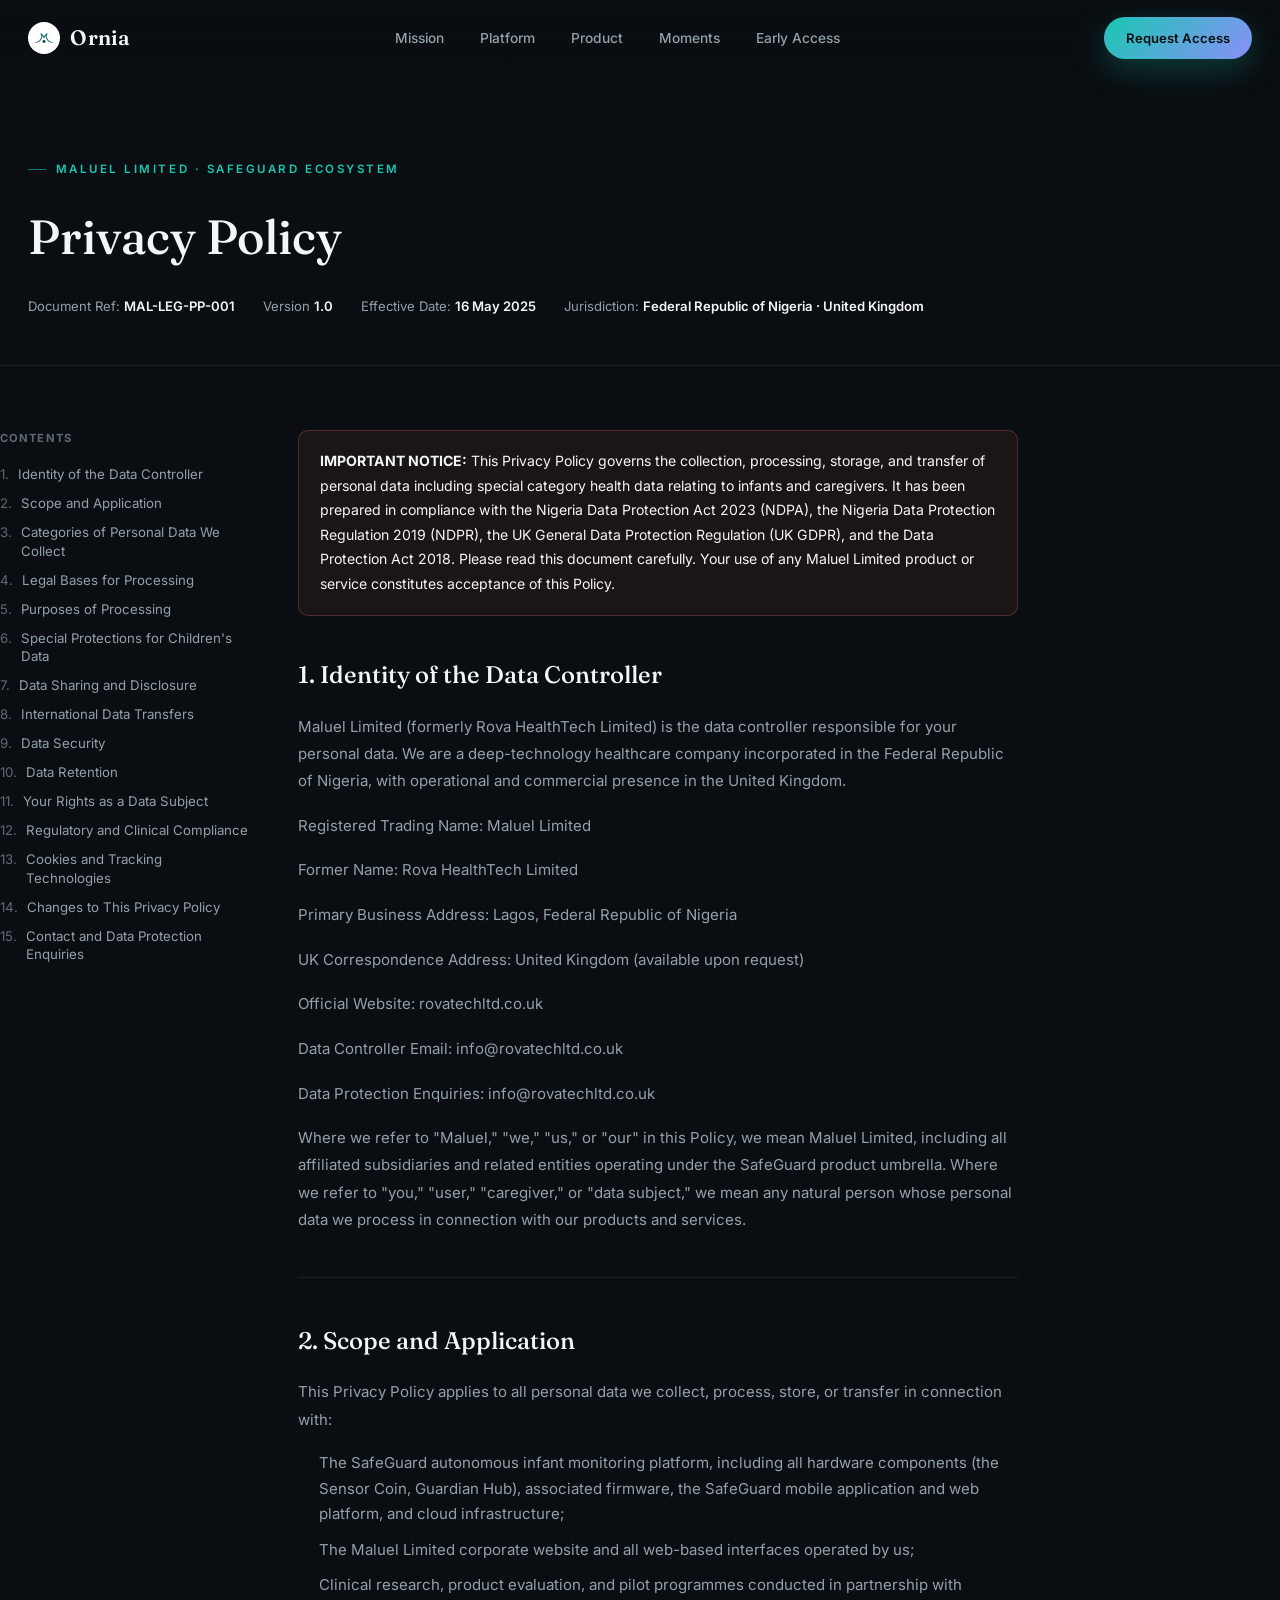
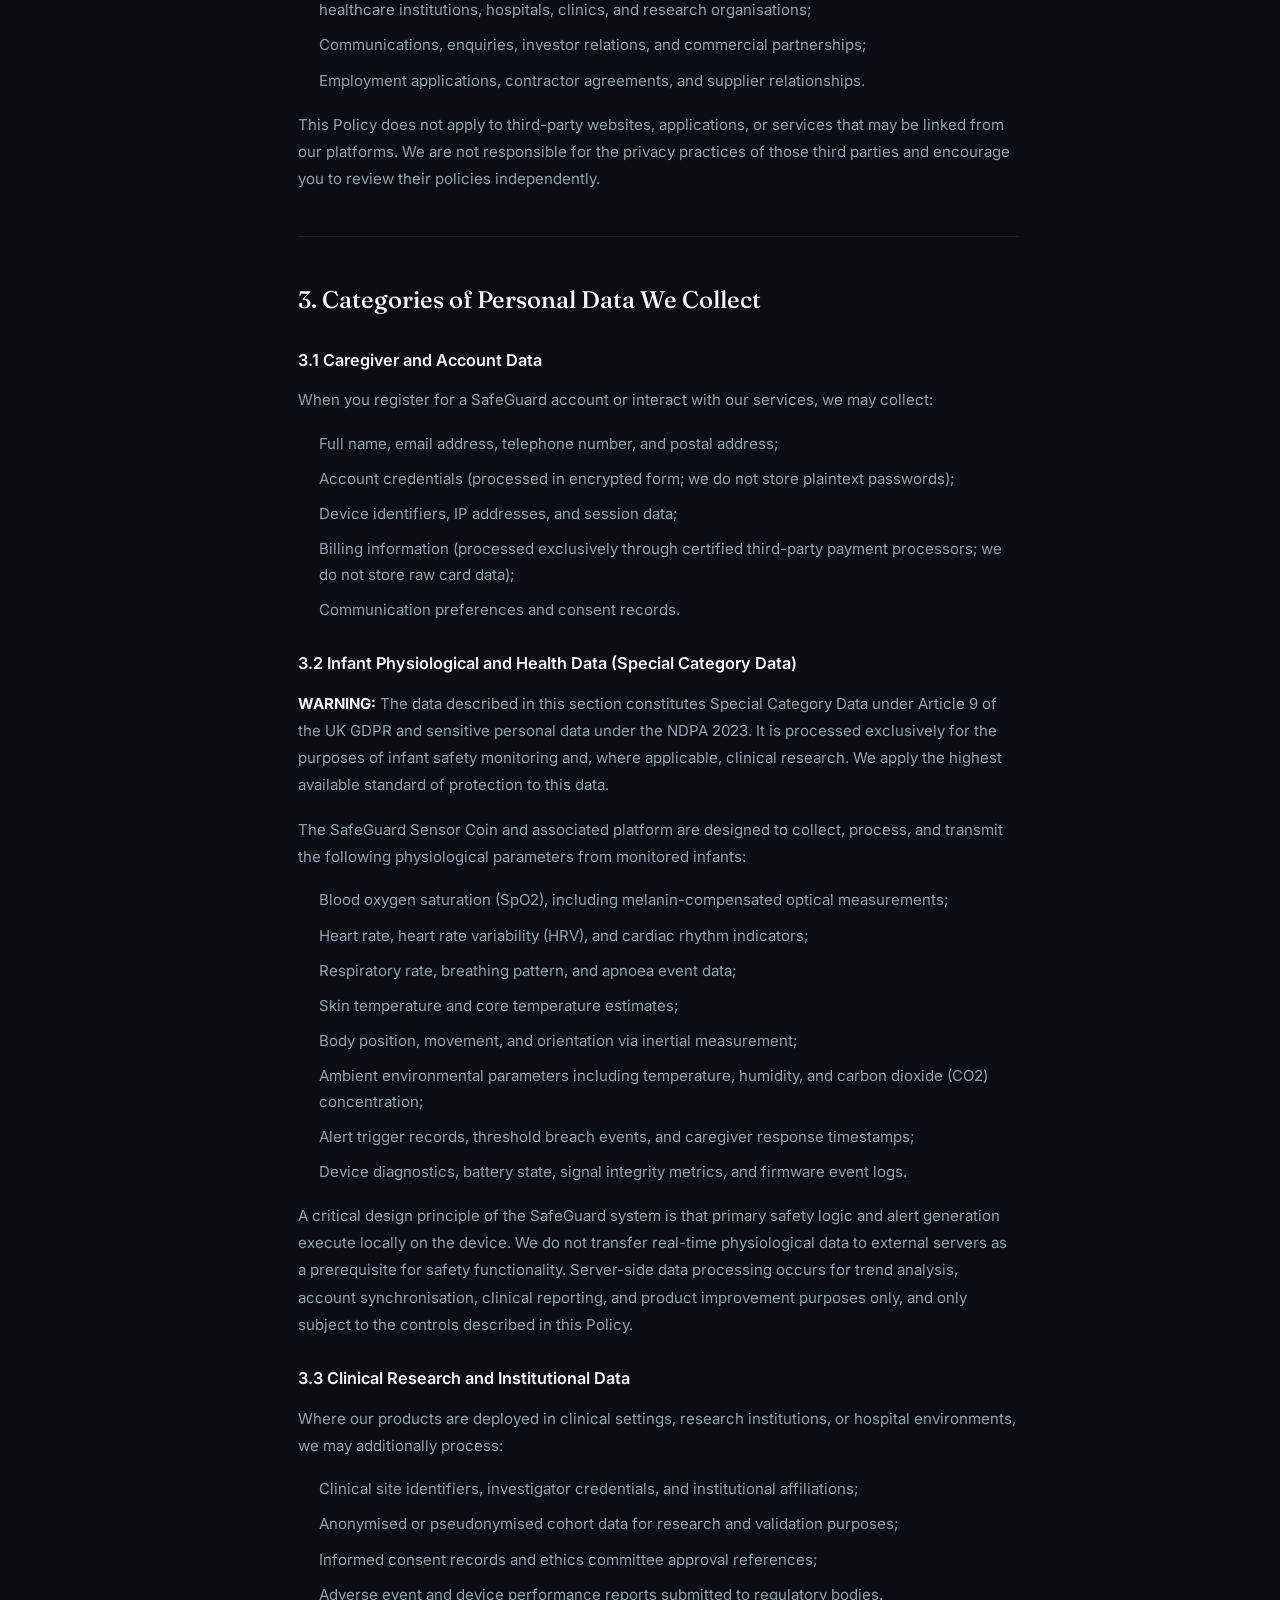
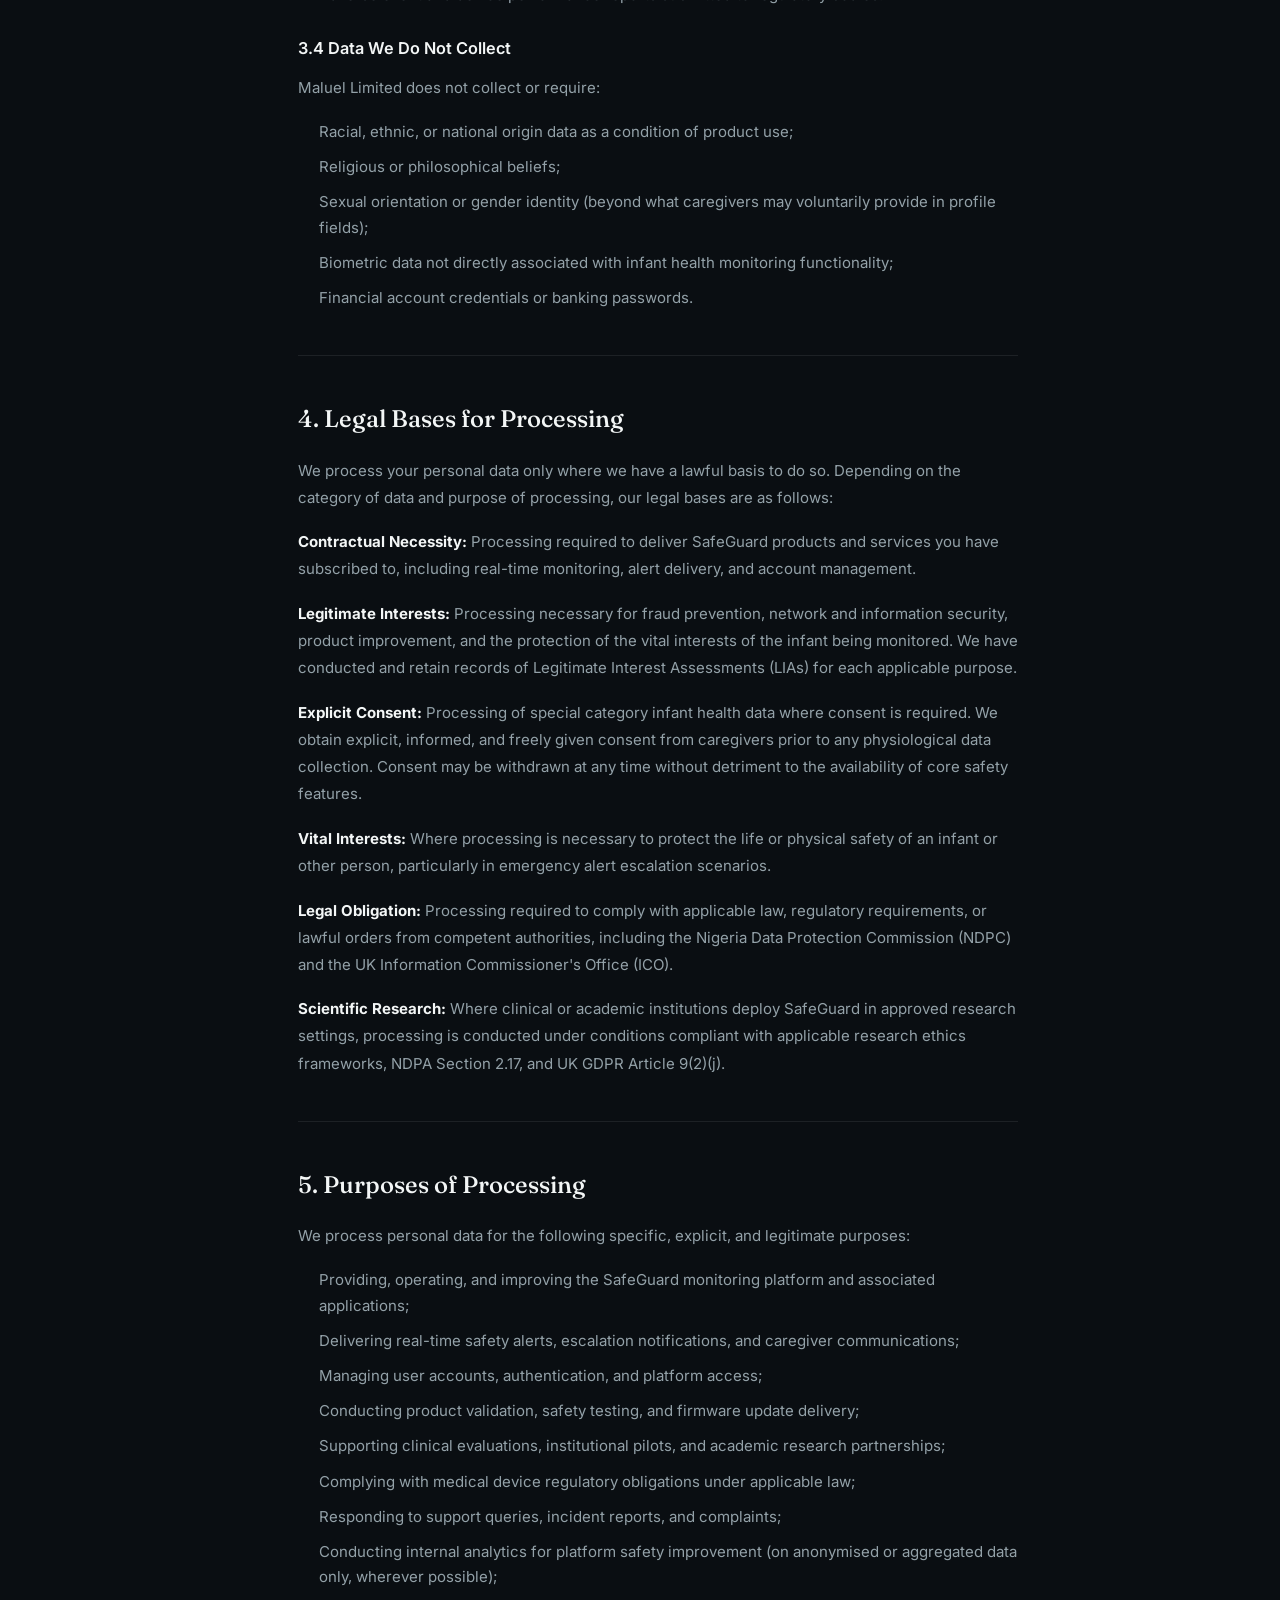
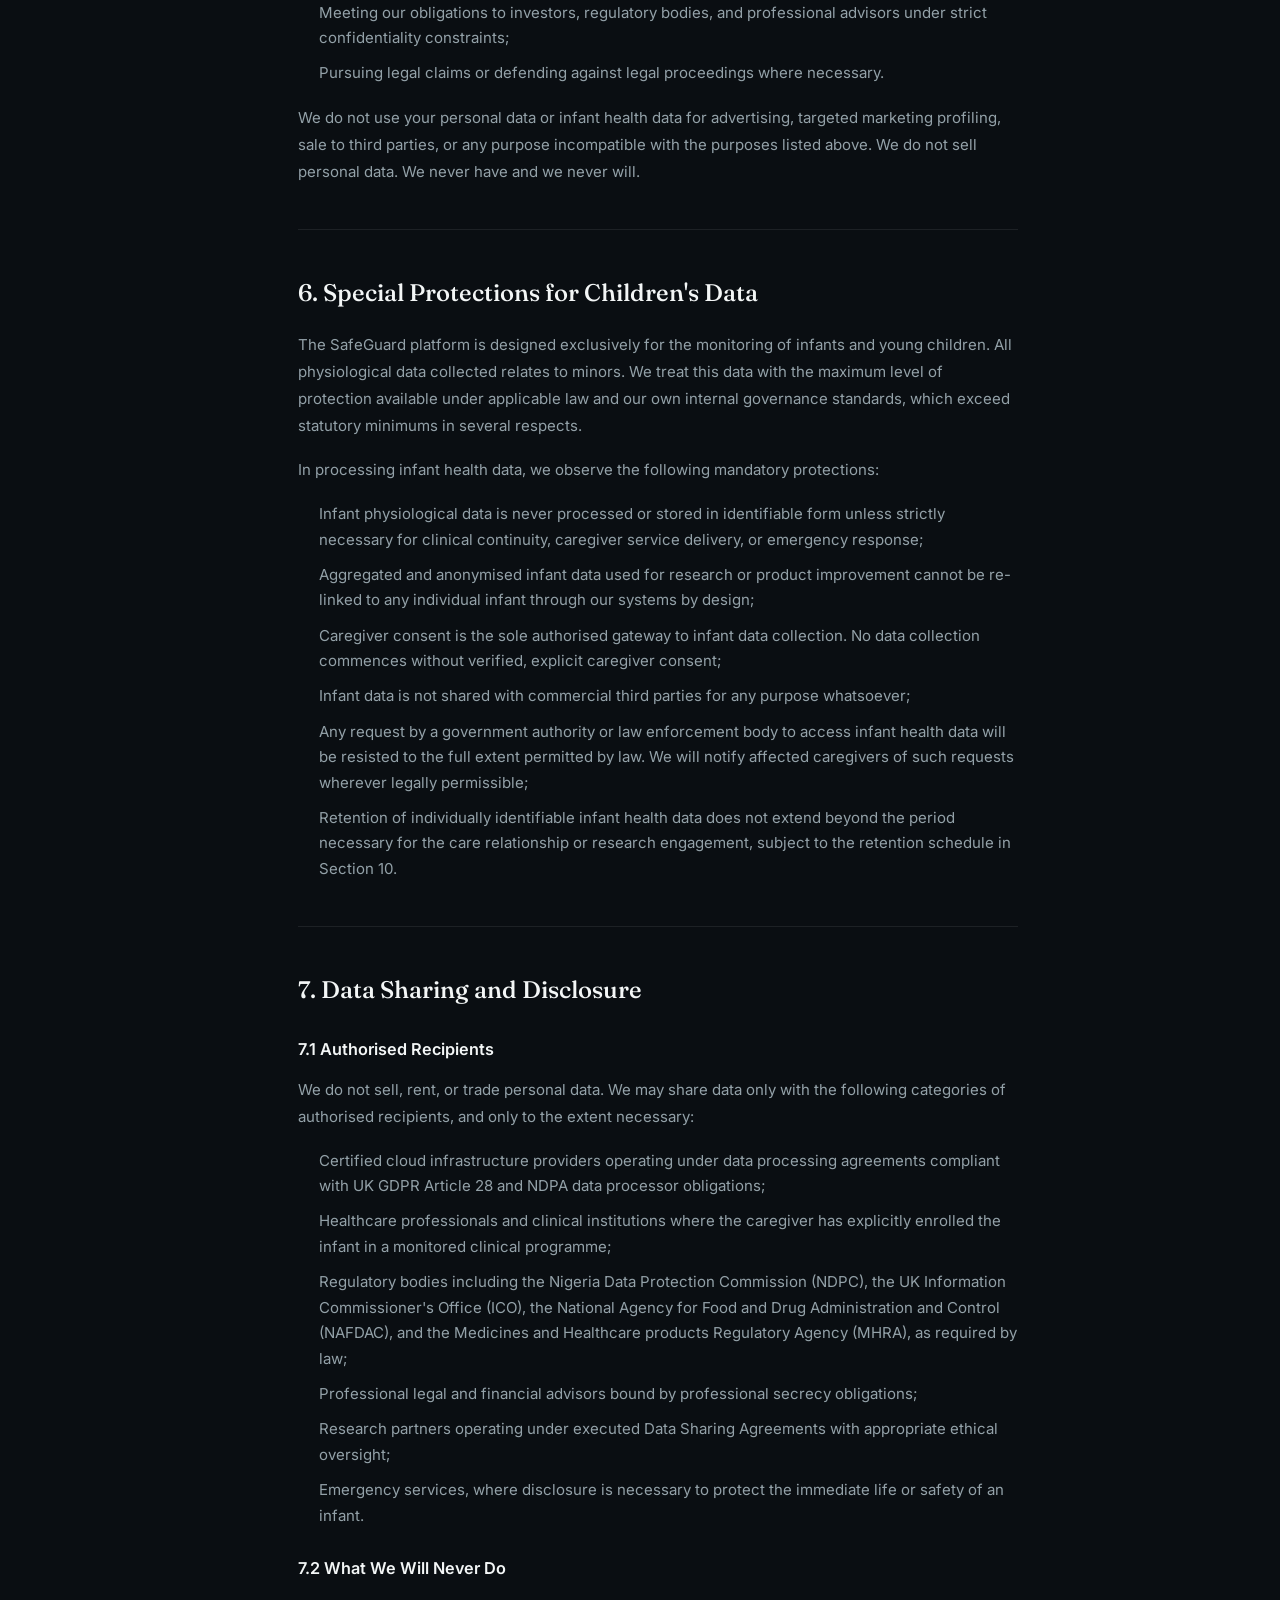
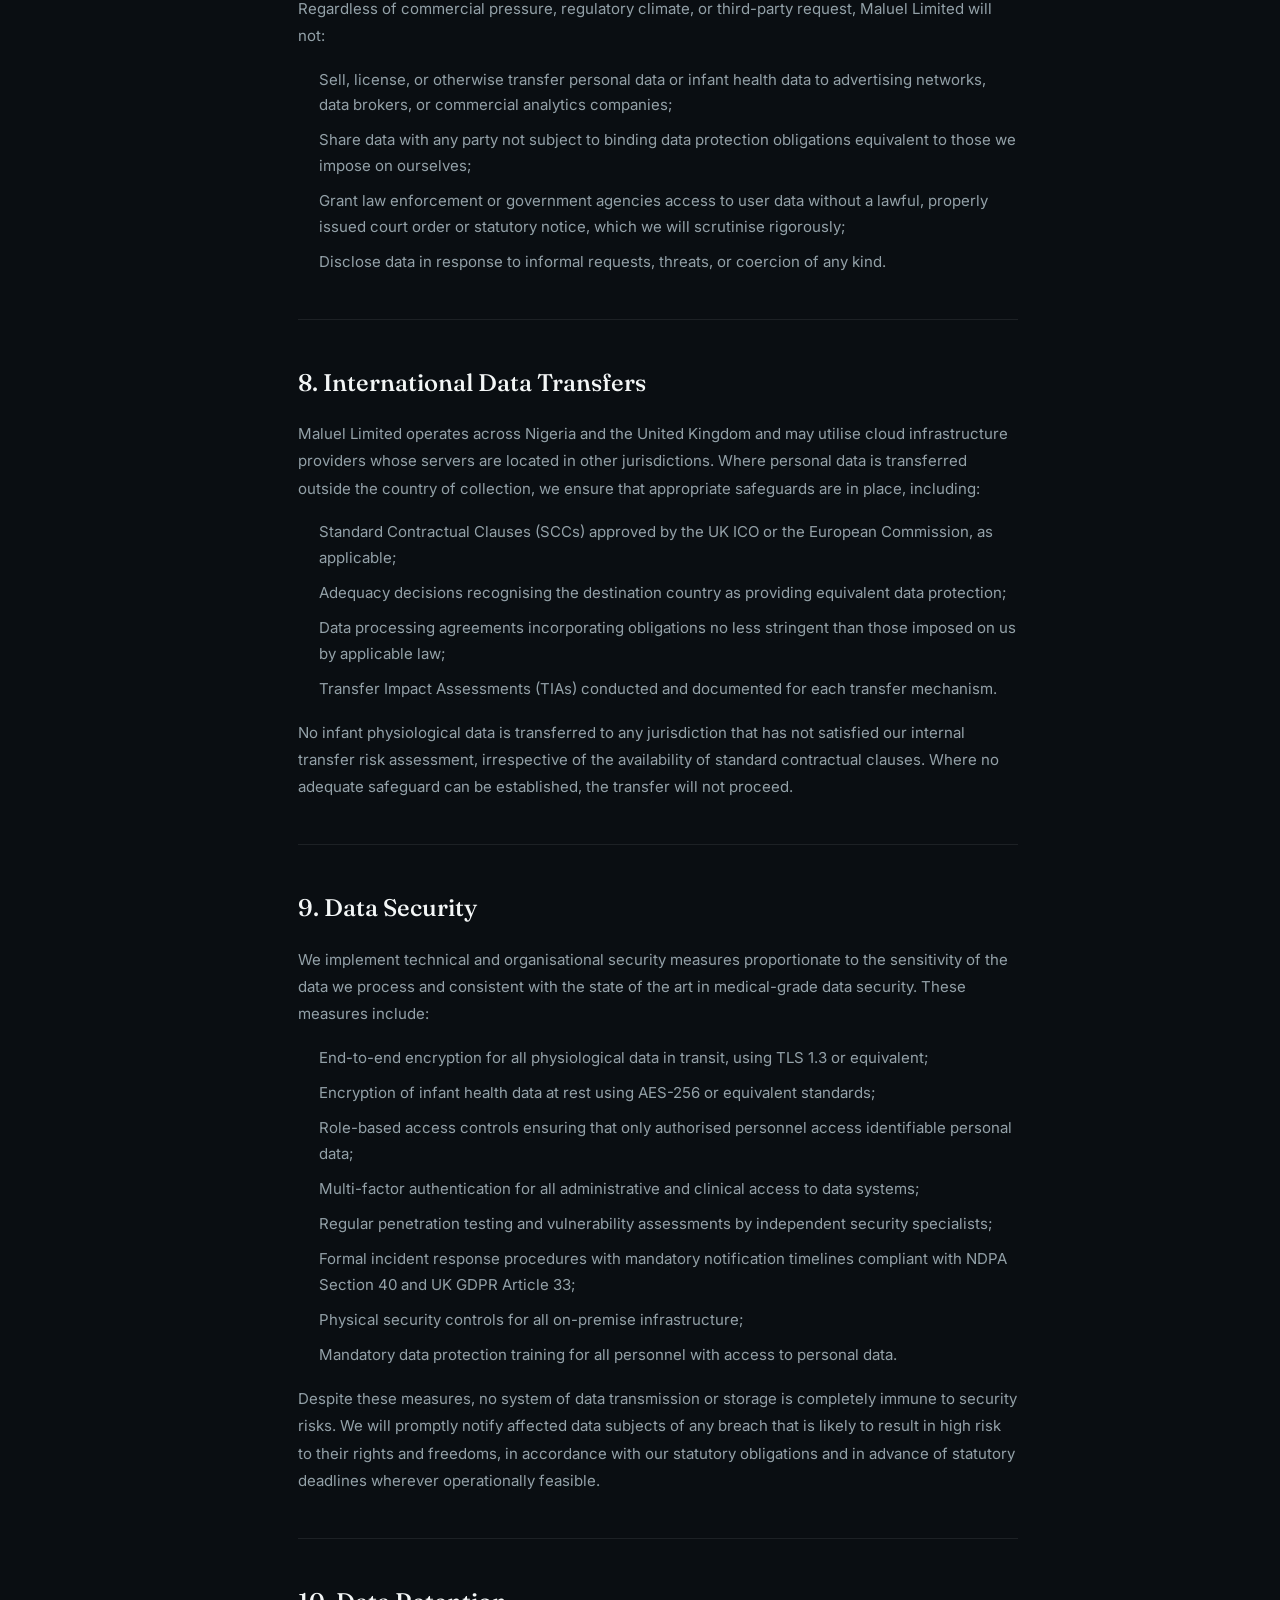
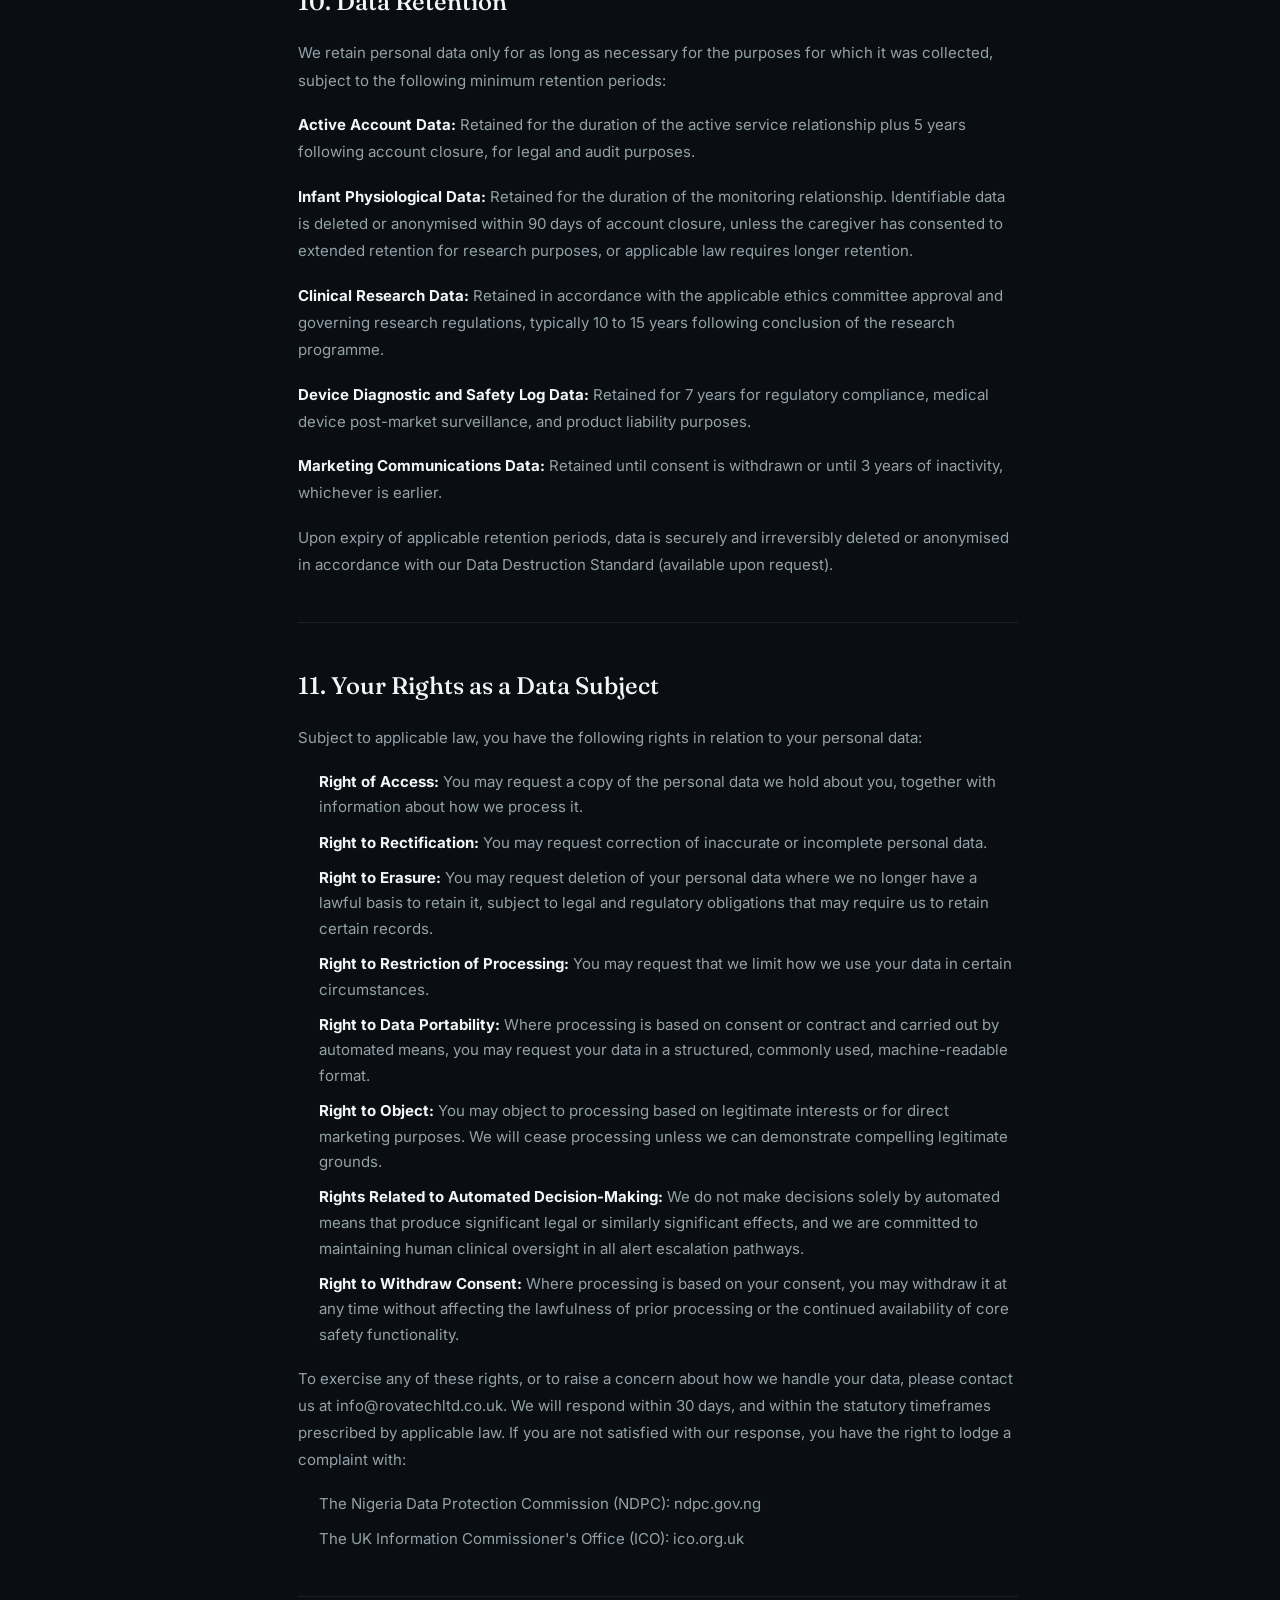
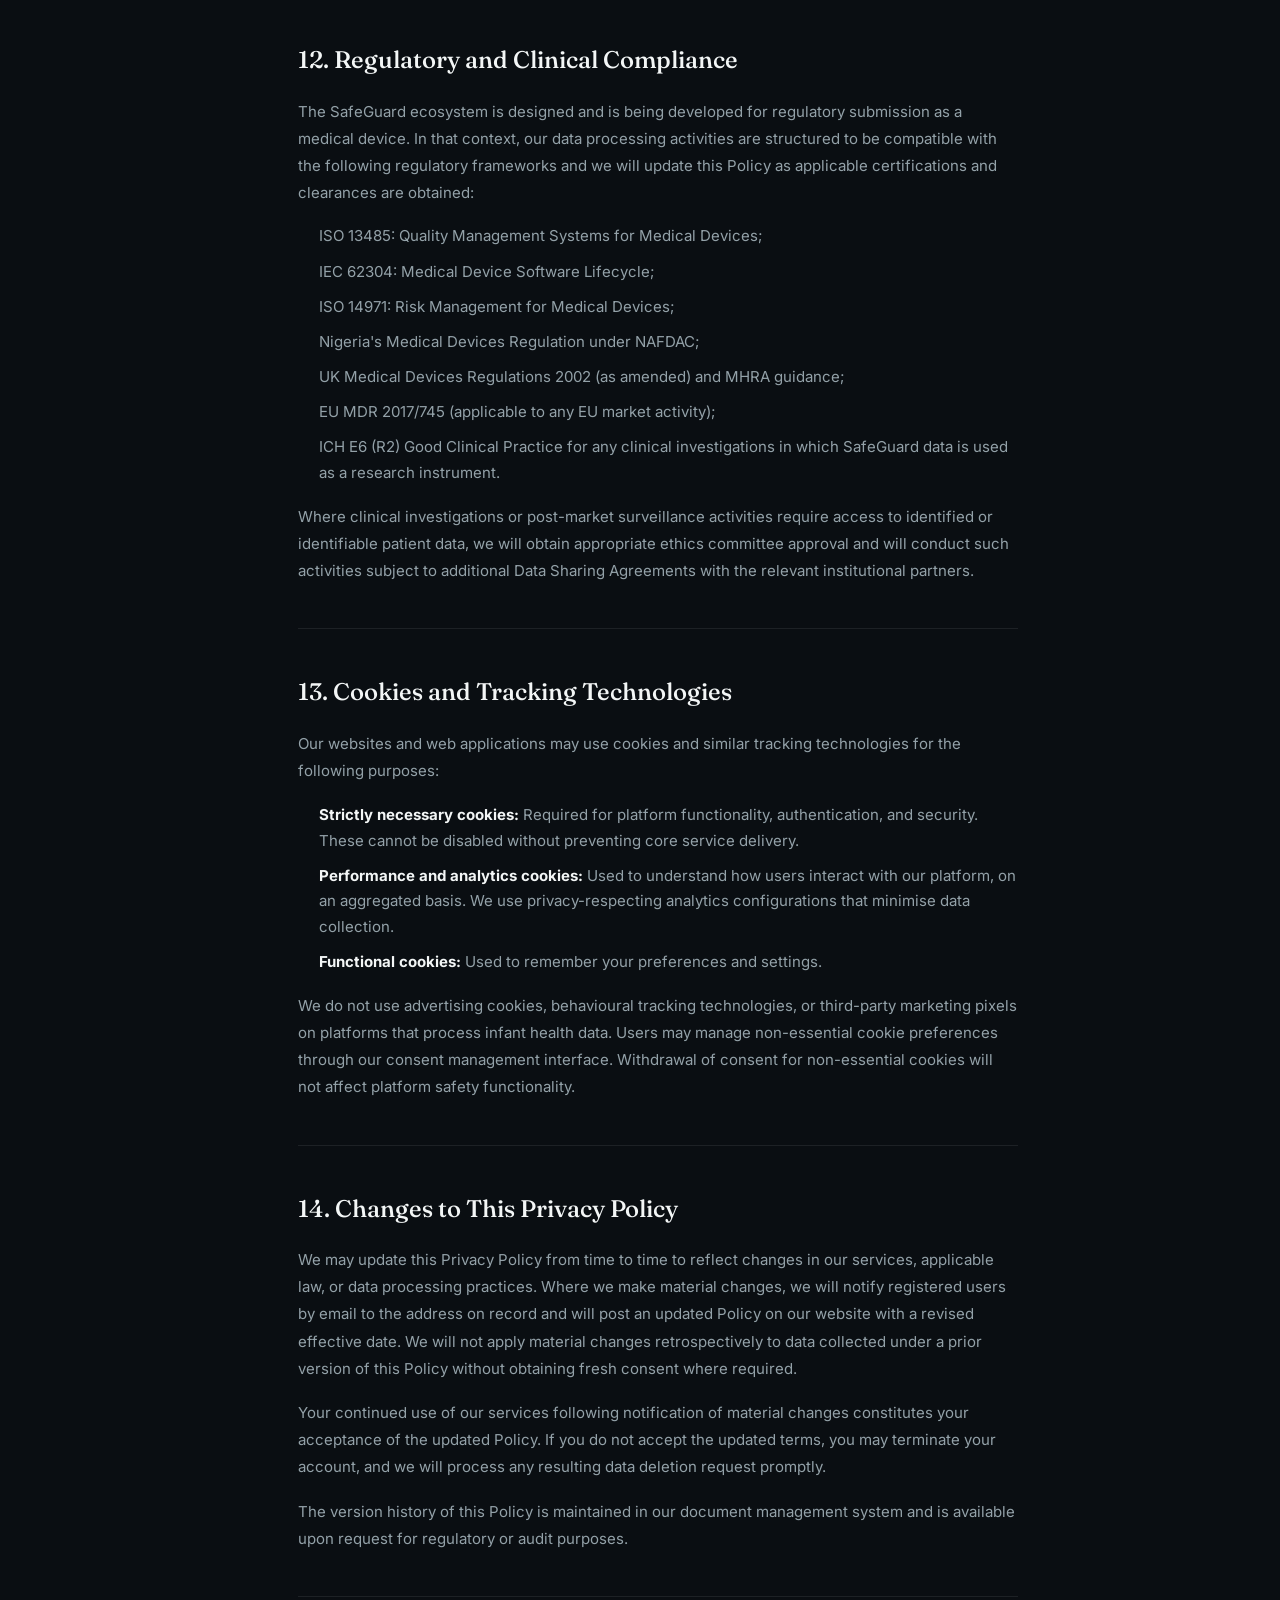
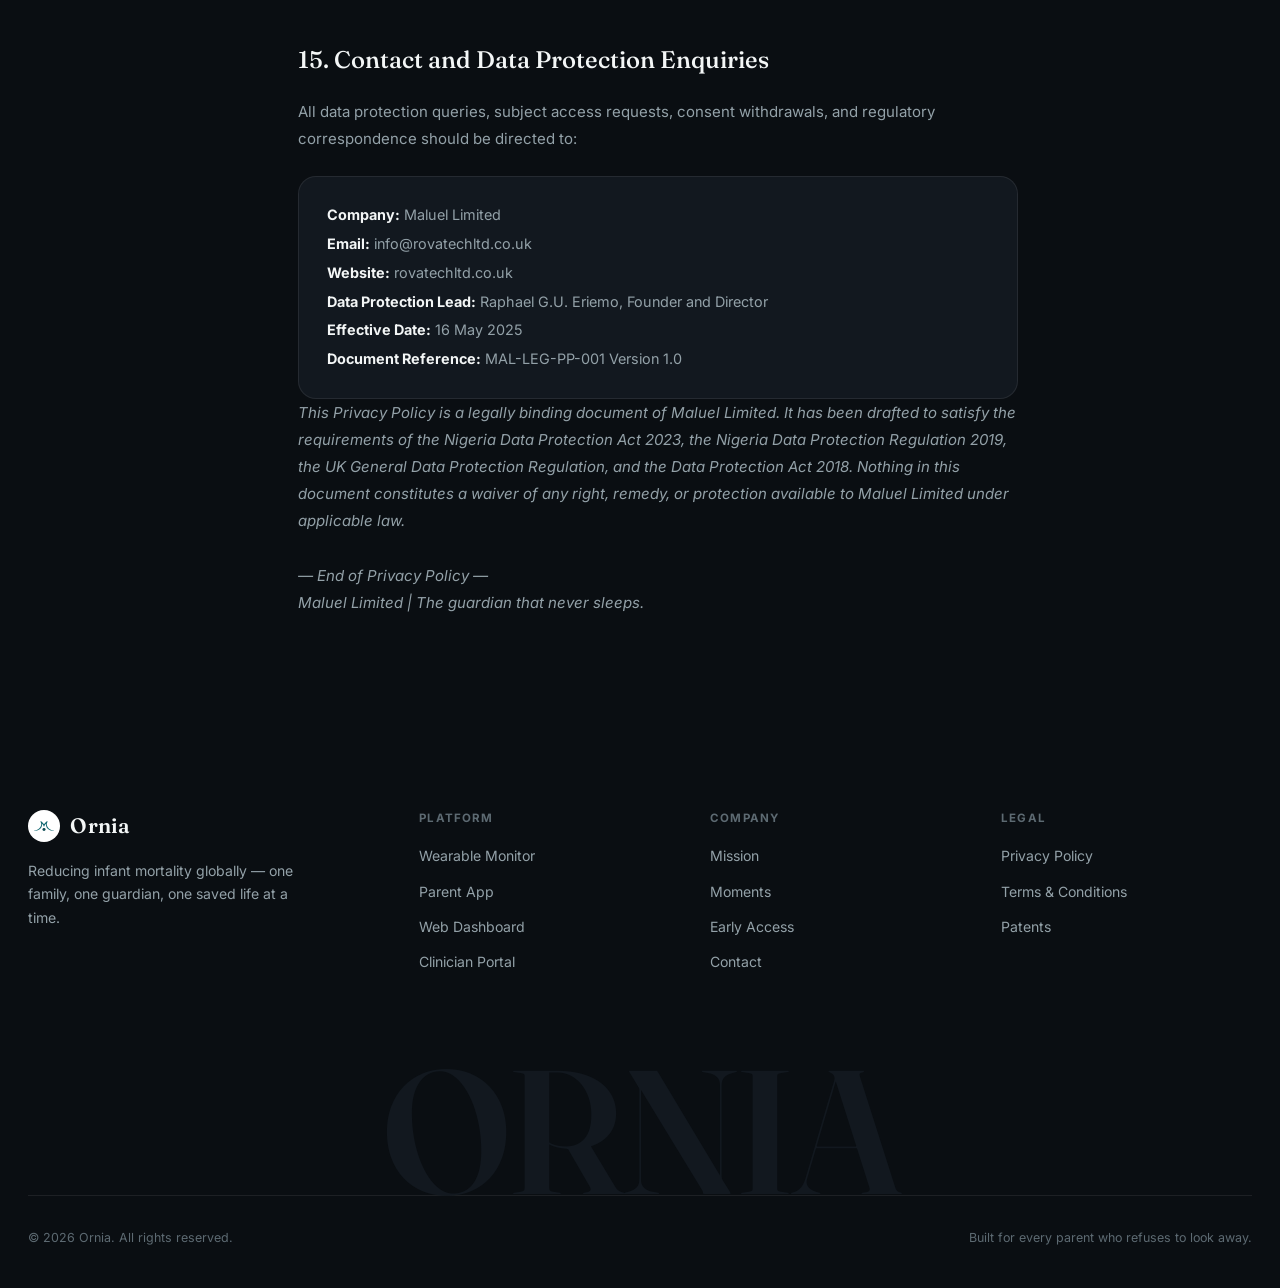
<file: privacy/index.html>
<!DOCTYPE html>
<html lang="en">
<head>
<meta charset="UTF-8" />
<meta name="viewport" content="width=device-width, initial-scale=1.0" />
<title>Privacy Policy — Ornia</title>
<meta name="description" content="Ornia / Maluel Limited Privacy Policy — how we collect, process, and protect personal and infant health data across the SafeGuard ecosystem." />
<link rel="icon" type="image/png" sizes="32x32" href="../assets/img/favicon-32.png" />
<link rel="icon" type="image/png" sizes="16x16" href="../assets/img/favicon-16.png" />
<link rel="apple-touch-icon" href="../assets/img/apple-touch-icon.png" />
<link rel="preconnect" href="https://fonts.googleapis.com" />
<link rel="preconnect" href="https://fonts.gstatic.com" crossorigin />
<link href="https://fonts.googleapis.com/css2?family=Fraunces:ital,opsz,wght@0,9..144,400;0,9..144,500;0,9..144,600;1,9..144,400;1,9..144,500&family=Inter:wght@400;500;600;700;800&display=swap" rel="stylesheet" />
<link rel="stylesheet" href="../assets/css/style.css" />
</head>
<body>

<nav class="nav" id="nav">
  <a href="../index.html" class="nav-brand">
    <span class="chip"><img src="../assets/img/maluel-icon.svg" alt="" /></span>
    Ornia
  </a>
  <div class="nav-links">
    <a href="../index.html#mission">Mission</a>
    <a href="../index.html#platform">Platform</a>
    <a href="../index.html#showcase">Product</a>
    <a href="../index.html#moments">Moments</a>
    <a href="../index.html#access">Early Access</a>
  </div>
  <a href="../index.html#access" class="btn btn-primary" style="padding:0.6rem 1.3rem; font-size:0.82rem;">Request Access</a>
</nav>

<section class="legal-hero">
  <div class="container">
    <div class="eyebrow"><span class="dash"></span>Maluel Limited · SafeGuard Ecosystem</div>
    <h1>Privacy Policy</h1>
    <div class="legal-meta">
      <span>Document Ref: <strong>MAL-LEG-PP-001</strong></span>
      <span>Version <strong>1.0</strong></span>
      <span>Effective Date: <strong>16 May 2025</strong></span>
      <span>Jurisdiction: <strong>Federal Republic of Nigeria · United Kingdom</strong></span>
    </div>
  </div>
</section>

<div class="container legal-layout">
  <aside class="legal-toc">
    <h4>Contents</h4>
    <ol>
      <li><a href="#s1">Identity of the Data Controller</a></li>
      <li><a href="#s2">Scope and Application</a></li>
      <li><a href="#s3">Categories of Personal Data We Collect</a></li>
      <li><a href="#s4">Legal Bases for Processing</a></li>
      <li><a href="#s5">Purposes of Processing</a></li>
      <li><a href="#s6">Special Protections for Children's Data</a></li>
      <li><a href="#s7">Data Sharing and Disclosure</a></li>
      <li><a href="#s8">International Data Transfers</a></li>
      <li><a href="#s9">Data Security</a></li>
      <li><a href="#s10">Data Retention</a></li>
      <li><a href="#s11">Your Rights as a Data Subject</a></li>
      <li><a href="#s12">Regulatory and Clinical Compliance</a></li>
      <li><a href="#s13">Cookies and Tracking Technologies</a></li>
      <li><a href="#s14">Changes to This Privacy Policy</a></li>
      <li><a href="#s15">Contact and Data Protection Enquiries</a></li>
    </ol>
  </aside>

  <article class="legal-body">
    <div class="notice"><strong>IMPORTANT NOTICE:</strong> This Privacy Policy governs the collection, processing, storage, and transfer of personal data including special category health data relating to infants and caregivers. It has been prepared in compliance with the Nigeria Data Protection Act 2023 (NDPA), the Nigeria Data Protection Regulation 2019 (NDPR), the UK General Data Protection Regulation (UK GDPR), and the Data Protection Act 2018. Please read this document carefully. Your use of any Maluel Limited product or service constitutes acceptance of this Policy.</div>

    <section id="s1">
      <h2>1. Identity of the Data Controller</h2>
      <p>Maluel Limited (formerly Rova HealthTech Limited) is the data controller responsible for your personal data. We are a deep-technology healthcare company incorporated in the Federal Republic of Nigeria, with operational and commercial presence in the United Kingdom.</p>
      <p>Registered Trading Name: Maluel Limited</p>
      <p>Former Name: Rova HealthTech Limited</p>
      <p>Primary Business Address: Lagos, Federal Republic of Nigeria</p>
      <p>UK Correspondence Address: United Kingdom (available upon request)</p>
      <p>Official Website: rovatechltd.co.uk</p>
      <p>Data Controller Email: info@rovatechltd.co.uk</p>
      <p>Data Protection Enquiries: info@rovatechltd.co.uk</p>
      <p>Where we refer to "Maluel," "we," "us," or "our" in this Policy, we mean Maluel Limited, including all affiliated subsidiaries and related entities operating under the SafeGuard product umbrella. Where we refer to "you," "user," "caregiver," or "data subject," we mean any natural person whose personal data we process in connection with our products and services.</p>
    </section>

    <section id="s2">
      <h2>2. Scope and Application</h2>
      <p>This Privacy Policy applies to all personal data we collect, process, store, or transfer in connection with:</p>
      <ul>
        <li>The SafeGuard autonomous infant monitoring platform, including all hardware components (the Sensor Coin, Guardian Hub), associated firmware, the SafeGuard mobile application and web platform, and cloud infrastructure;</li>
        <li>The Maluel Limited corporate website and all web-based interfaces operated by us;</li>
        <li>Clinical research, product evaluation, and pilot programmes conducted in partnership with healthcare institutions, hospitals, clinics, and research organisations;</li>
        <li>Communications, enquiries, investor relations, and commercial partnerships;</li>
        <li>Employment applications, contractor agreements, and supplier relationships.</li>
      </ul>
      <p>This Policy does not apply to third-party websites, applications, or services that may be linked from our platforms. We are not responsible for the privacy practices of those third parties and encourage you to review their policies independently.</p>
    </section>

    <section id="s3">
      <h2>3. Categories of Personal Data We Collect</h2>
      <h3>3.1 Caregiver and Account Data</h3>
      <p>When you register for a SafeGuard account or interact with our services, we may collect:</p>
      <ul>
        <li>Full name, email address, telephone number, and postal address;</li>
        <li>Account credentials (processed in encrypted form; we do not store plaintext passwords);</li>
        <li>Device identifiers, IP addresses, and session data;</li>
        <li>Billing information (processed exclusively through certified third-party payment processors; we do not store raw card data);</li>
        <li>Communication preferences and consent records.</li>
      </ul>
      <h3>3.2 Infant Physiological and Health Data (Special Category Data)</h3>
      <p><strong>WARNING:</strong> The data described in this section constitutes Special Category Data under Article 9 of the UK GDPR and sensitive personal data under the NDPA 2023. It is processed exclusively for the purposes of infant safety monitoring and, where applicable, clinical research. We apply the highest available standard of protection to this data.</p>
      <p>The SafeGuard Sensor Coin and associated platform are designed to collect, process, and transmit the following physiological parameters from monitored infants:</p>
      <ul>
        <li>Blood oxygen saturation (SpO2), including melanin-compensated optical measurements;</li>
        <li>Heart rate, heart rate variability (HRV), and cardiac rhythm indicators;</li>
        <li>Respiratory rate, breathing pattern, and apnoea event data;</li>
        <li>Skin temperature and core temperature estimates;</li>
        <li>Body position, movement, and orientation via inertial measurement;</li>
        <li>Ambient environmental parameters including temperature, humidity, and carbon dioxide (CO2) concentration;</li>
        <li>Alert trigger records, threshold breach events, and caregiver response timestamps;</li>
        <li>Device diagnostics, battery state, signal integrity metrics, and firmware event logs.</li>
      </ul>
      <p>A critical design principle of the SafeGuard system is that primary safety logic and alert generation execute locally on the device. We do not transfer real-time physiological data to external servers as a prerequisite for safety functionality. Server-side data processing occurs for trend analysis, account synchronisation, clinical reporting, and product improvement purposes only, and only subject to the controls described in this Policy.</p>
      <h3>3.3 Clinical Research and Institutional Data</h3>
      <p>Where our products are deployed in clinical settings, research institutions, or hospital environments, we may additionally process:</p>
      <ul>
        <li>Clinical site identifiers, investigator credentials, and institutional affiliations;</li>
        <li>Anonymised or pseudonymised cohort data for research and validation purposes;</li>
        <li>Informed consent records and ethics committee approval references;</li>
        <li>Adverse event and device performance reports submitted to regulatory bodies.</li>
      </ul>
      <h3>3.4 Data We Do Not Collect</h3>
      <p>Maluel Limited does not collect or require:</p>
      <ul>
        <li>Racial, ethnic, or national origin data as a condition of product use;</li>
        <li>Religious or philosophical beliefs;</li>
        <li>Sexual orientation or gender identity (beyond what caregivers may voluntarily provide in profile fields);</li>
        <li>Biometric data not directly associated with infant health monitoring functionality;</li>
        <li>Financial account credentials or banking passwords.</li>
      </ul>
    </section>

    <section id="s4">
      <h2>4. Legal Bases for Processing</h2>
      <p>We process your personal data only where we have a lawful basis to do so. Depending on the category of data and purpose of processing, our legal bases are as follows:</p>
      <p><strong>Contractual Necessity:</strong> Processing required to deliver SafeGuard products and services you have subscribed to, including real-time monitoring, alert delivery, and account management.</p>
      <p><strong>Legitimate Interests:</strong> Processing necessary for fraud prevention, network and information security, product improvement, and the protection of the vital interests of the infant being monitored. We have conducted and retain records of Legitimate Interest Assessments (LIAs) for each applicable purpose.</p>
      <p><strong>Explicit Consent:</strong> Processing of special category infant health data where consent is required. We obtain explicit, informed, and freely given consent from caregivers prior to any physiological data collection. Consent may be withdrawn at any time without detriment to the availability of core safety features.</p>
      <p><strong>Vital Interests:</strong> Where processing is necessary to protect the life or physical safety of an infant or other person, particularly in emergency alert escalation scenarios.</p>
      <p><strong>Legal Obligation:</strong> Processing required to comply with applicable law, regulatory requirements, or lawful orders from competent authorities, including the Nigeria Data Protection Commission (NDPC) and the UK Information Commissioner's Office (ICO).</p>
      <p><strong>Scientific Research:</strong> Where clinical or academic institutions deploy SafeGuard in approved research settings, processing is conducted under conditions compliant with applicable research ethics frameworks, NDPA Section 2.17, and UK GDPR Article 9(2)(j).</p>
    </section>

    <section id="s5">
      <h2>5. Purposes of Processing</h2>
      <p>We process personal data for the following specific, explicit, and legitimate purposes:</p>
      <ul>
        <li>Providing, operating, and improving the SafeGuard monitoring platform and associated applications;</li>
        <li>Delivering real-time safety alerts, escalation notifications, and caregiver communications;</li>
        <li>Managing user accounts, authentication, and platform access;</li>
        <li>Conducting product validation, safety testing, and firmware update delivery;</li>
        <li>Supporting clinical evaluations, institutional pilots, and academic research partnerships;</li>
        <li>Complying with medical device regulatory obligations under applicable law;</li>
        <li>Responding to support queries, incident reports, and complaints;</li>
        <li>Conducting internal analytics for platform safety improvement (on anonymised or aggregated data only, wherever possible);</li>
        <li>Meeting our obligations to investors, regulatory bodies, and professional advisors under strict confidentiality constraints;</li>
        <li>Pursuing legal claims or defending against legal proceedings where necessary.</li>
      </ul>
      <p>We do not use your personal data or infant health data for advertising, targeted marketing profiling, sale to third parties, or any purpose incompatible with the purposes listed above. We do not sell personal data. We never have and we never will.</p>
    </section>

    <section id="s6">
      <h2>6. Special Protections for Children's Data</h2>
      <p>The SafeGuard platform is designed exclusively for the monitoring of infants and young children. All physiological data collected relates to minors. We treat this data with the maximum level of protection available under applicable law and our own internal governance standards, which exceed statutory minimums in several respects.</p>
      <p>In processing infant health data, we observe the following mandatory protections:</p>
      <ul>
        <li>Infant physiological data is never processed or stored in identifiable form unless strictly necessary for clinical continuity, caregiver service delivery, or emergency response;</li>
        <li>Aggregated and anonymised infant data used for research or product improvement cannot be re-linked to any individual infant through our systems by design;</li>
        <li>Caregiver consent is the sole authorised gateway to infant data collection. No data collection commences without verified, explicit caregiver consent;</li>
        <li>Infant data is not shared with commercial third parties for any purpose whatsoever;</li>
        <li>Any request by a government authority or law enforcement body to access infant health data will be resisted to the full extent permitted by law. We will notify affected caregivers of such requests wherever legally permissible;</li>
        <li>Retention of individually identifiable infant health data does not extend beyond the period necessary for the care relationship or research engagement, subject to the retention schedule in Section 10.</li>
      </ul>
    </section>

    <section id="s7">
      <h2>7. Data Sharing and Disclosure</h2>
      <h3>7.1 Authorised Recipients</h3>
      <p>We do not sell, rent, or trade personal data. We may share data only with the following categories of authorised recipients, and only to the extent necessary:</p>
      <ul>
        <li>Certified cloud infrastructure providers operating under data processing agreements compliant with UK GDPR Article 28 and NDPA data processor obligations;</li>
        <li>Healthcare professionals and clinical institutions where the caregiver has explicitly enrolled the infant in a monitored clinical programme;</li>
        <li>Regulatory bodies including the Nigeria Data Protection Commission (NDPC), the UK Information Commissioner's Office (ICO), the National Agency for Food and Drug Administration and Control (NAFDAC), and the Medicines and Healthcare products Regulatory Agency (MHRA), as required by law;</li>
        <li>Professional legal and financial advisors bound by professional secrecy obligations;</li>
        <li>Research partners operating under executed Data Sharing Agreements with appropriate ethical oversight;</li>
        <li>Emergency services, where disclosure is necessary to protect the immediate life or safety of an infant.</li>
      </ul>
      <h3>7.2 What We Will Never Do</h3>
      <p>Regardless of commercial pressure, regulatory climate, or third-party request, Maluel Limited will not:</p>
      <ul>
        <li>Sell, license, or otherwise transfer personal data or infant health data to advertising networks, data brokers, or commercial analytics companies;</li>
        <li>Share data with any party not subject to binding data protection obligations equivalent to those we impose on ourselves;</li>
        <li>Grant law enforcement or government agencies access to user data without a lawful, properly issued court order or statutory notice, which we will scrutinise rigorously;</li>
        <li>Disclose data in response to informal requests, threats, or coercion of any kind.</li>
      </ul>
    </section>

    <section id="s8">
      <h2>8. International Data Transfers</h2>
      <p>Maluel Limited operates across Nigeria and the United Kingdom and may utilise cloud infrastructure providers whose servers are located in other jurisdictions. Where personal data is transferred outside the country of collection, we ensure that appropriate safeguards are in place, including:</p>
      <ul>
        <li>Standard Contractual Clauses (SCCs) approved by the UK ICO or the European Commission, as applicable;</li>
        <li>Adequacy decisions recognising the destination country as providing equivalent data protection;</li>
        <li>Data processing agreements incorporating obligations no less stringent than those imposed on us by applicable law;</li>
        <li>Transfer Impact Assessments (TIAs) conducted and documented for each transfer mechanism.</li>
      </ul>
      <p>No infant physiological data is transferred to any jurisdiction that has not satisfied our internal transfer risk assessment, irrespective of the availability of standard contractual clauses. Where no adequate safeguard can be established, the transfer will not proceed.</p>
    </section>

    <section id="s9">
      <h2>9. Data Security</h2>
      <p>We implement technical and organisational security measures proportionate to the sensitivity of the data we process and consistent with the state of the art in medical-grade data security. These measures include:</p>
      <ul>
        <li>End-to-end encryption for all physiological data in transit, using TLS 1.3 or equivalent;</li>
        <li>Encryption of infant health data at rest using AES-256 or equivalent standards;</li>
        <li>Role-based access controls ensuring that only authorised personnel access identifiable personal data;</li>
        <li>Multi-factor authentication for all administrative and clinical access to data systems;</li>
        <li>Regular penetration testing and vulnerability assessments by independent security specialists;</li>
        <li>Formal incident response procedures with mandatory notification timelines compliant with NDPA Section 40 and UK GDPR Article 33;</li>
        <li>Physical security controls for all on-premise infrastructure;</li>
        <li>Mandatory data protection training for all personnel with access to personal data.</li>
      </ul>
      <p>Despite these measures, no system of data transmission or storage is completely immune to security risks. We will promptly notify affected data subjects of any breach that is likely to result in high risk to their rights and freedoms, in accordance with our statutory obligations and in advance of statutory deadlines wherever operationally feasible.</p>
    </section>

    <section id="s10">
      <h2>10. Data Retention</h2>
      <p>We retain personal data only for as long as necessary for the purposes for which it was collected, subject to the following minimum retention periods:</p>
      <p><strong>Active Account Data:</strong> Retained for the duration of the active service relationship plus 5 years following account closure, for legal and audit purposes.</p>
      <p><strong>Infant Physiological Data:</strong> Retained for the duration of the monitoring relationship. Identifiable data is deleted or anonymised within 90 days of account closure, unless the caregiver has consented to extended retention for research purposes, or applicable law requires longer retention.</p>
      <p><strong>Clinical Research Data:</strong> Retained in accordance with the applicable ethics committee approval and governing research regulations, typically 10 to 15 years following conclusion of the research programme.</p>
      <p><strong>Device Diagnostic and Safety Log Data:</strong> Retained for 7 years for regulatory compliance, medical device post-market surveillance, and product liability purposes.</p>
      <p><strong>Marketing Communications Data:</strong> Retained until consent is withdrawn or until 3 years of inactivity, whichever is earlier.</p>
      <p>Upon expiry of applicable retention periods, data is securely and irreversibly deleted or anonymised in accordance with our Data Destruction Standard (available upon request).</p>
    </section>

    <section id="s11">
      <h2>11. Your Rights as a Data Subject</h2>
      <p>Subject to applicable law, you have the following rights in relation to your personal data:</p>
      <ul>
        <li><strong>Right of Access:</strong> You may request a copy of the personal data we hold about you, together with information about how we process it.</li>
        <li><strong>Right to Rectification:</strong> You may request correction of inaccurate or incomplete personal data.</li>
        <li><strong>Right to Erasure:</strong> You may request deletion of your personal data where we no longer have a lawful basis to retain it, subject to legal and regulatory obligations that may require us to retain certain records.</li>
        <li><strong>Right to Restriction of Processing:</strong> You may request that we limit how we use your data in certain circumstances.</li>
        <li><strong>Right to Data Portability:</strong> Where processing is based on consent or contract and carried out by automated means, you may request your data in a structured, commonly used, machine-readable format.</li>
        <li><strong>Right to Object:</strong> You may object to processing based on legitimate interests or for direct marketing purposes. We will cease processing unless we can demonstrate compelling legitimate grounds.</li>
        <li><strong>Rights Related to Automated Decision-Making:</strong> We do not make decisions solely by automated means that produce significant legal or similarly significant effects, and we are committed to maintaining human clinical oversight in all alert escalation pathways.</li>
        <li><strong>Right to Withdraw Consent:</strong> Where processing is based on your consent, you may withdraw it at any time without affecting the lawfulness of prior processing or the continued availability of core safety functionality.</li>
      </ul>
      <p>To exercise any of these rights, or to raise a concern about how we handle your data, please contact us at info@rovatechltd.co.uk. We will respond within 30 days, and within the statutory timeframes prescribed by applicable law. If you are not satisfied with our response, you have the right to lodge a complaint with:</p>
      <ul>
        <li>The Nigeria Data Protection Commission (NDPC): ndpc.gov.ng</li>
        <li>The UK Information Commissioner's Office (ICO): ico.org.uk</li>
      </ul>
    </section>

    <section id="s12">
      <h2>12. Regulatory and Clinical Compliance</h2>
      <p>The SafeGuard ecosystem is designed and is being developed for regulatory submission as a medical device. In that context, our data processing activities are structured to be compatible with the following regulatory frameworks and we will update this Policy as applicable certifications and clearances are obtained:</p>
      <ul>
        <li>ISO 13485: Quality Management Systems for Medical Devices;</li>
        <li>IEC 62304: Medical Device Software Lifecycle;</li>
        <li>ISO 14971: Risk Management for Medical Devices;</li>
        <li>Nigeria's Medical Devices Regulation under NAFDAC;</li>
        <li>UK Medical Devices Regulations 2002 (as amended) and MHRA guidance;</li>
        <li>EU MDR 2017/745 (applicable to any EU market activity);</li>
        <li>ICH E6 (R2) Good Clinical Practice for any clinical investigations in which SafeGuard data is used as a research instrument.</li>
      </ul>
      <p>Where clinical investigations or post-market surveillance activities require access to identified or identifiable patient data, we will obtain appropriate ethics committee approval and will conduct such activities subject to additional Data Sharing Agreements with the relevant institutional partners.</p>
    </section>

    <section id="s13">
      <h2>13. Cookies and Tracking Technologies</h2>
      <p>Our websites and web applications may use cookies and similar tracking technologies for the following purposes:</p>
      <ul>
        <li><strong>Strictly necessary cookies:</strong> Required for platform functionality, authentication, and security. These cannot be disabled without preventing core service delivery.</li>
        <li><strong>Performance and analytics cookies:</strong> Used to understand how users interact with our platform, on an aggregated basis. We use privacy-respecting analytics configurations that minimise data collection.</li>
        <li><strong>Functional cookies:</strong> Used to remember your preferences and settings.</li>
      </ul>
      <p>We do not use advertising cookies, behavioural tracking technologies, or third-party marketing pixels on platforms that process infant health data. Users may manage non-essential cookie preferences through our consent management interface. Withdrawal of consent for non-essential cookies will not affect platform safety functionality.</p>
    </section>

    <section id="s14">
      <h2>14. Changes to This Privacy Policy</h2>
      <p>We may update this Privacy Policy from time to time to reflect changes in our services, applicable law, or data processing practices. Where we make material changes, we will notify registered users by email to the address on record and will post an updated Policy on our website with a revised effective date. We will not apply material changes retrospectively to data collected under a prior version of this Policy without obtaining fresh consent where required.</p>
      <p>Your continued use of our services following notification of material changes constitutes your acceptance of the updated Policy. If you do not accept the updated terms, you may terminate your account, and we will process any resulting data deletion request promptly.</p>
      <p>The version history of this Policy is maintained in our document management system and is available upon request for regulatory or audit purposes.</p>
    </section>

    <section id="s15">
      <h2>15. Contact and Data Protection Enquiries</h2>
      <p>All data protection queries, subject access requests, consent withdrawals, and regulatory correspondence should be directed to:</p>
      <div class="legal-contact">
        <strong>Company:</strong> Maluel Limited<br />
        <strong>Email:</strong> <a href="mailto:info@rovatechltd.co.uk">info@rovatechltd.co.uk</a><br />
        <strong>Website:</strong> rovatechltd.co.uk<br />
        <strong>Data Protection Lead:</strong> Raphael G.U. Eriemo, Founder and Director<br />
        <strong>Effective Date:</strong> 16 May 2025<br />
        <strong>Document Reference:</strong> MAL-LEG-PP-001 Version 1.0
      </div>
      <p class="legal-footer-note">This Privacy Policy is a legally binding document of Maluel Limited. It has been drafted to satisfy the requirements of the Nigeria Data Protection Act 2023, the Nigeria Data Protection Regulation 2019, the UK General Data Protection Regulation, and the Data Protection Act 2018. Nothing in this document constitutes a waiver of any right, remedy, or protection available to Maluel Limited under applicable law.<br /><br />— End of Privacy Policy —<br />Maluel Limited | The guardian that never sleeps.</p>
    </section>
  </article>
</div>

<footer class="footer">
  <div class="container">
    <div class="footer-grid">
      <div class="footer-brand-col">
        <a href="../index.html" class="nav-brand"><span class="chip"><img src="../assets/img/maluel-icon.svg" alt="" /></span>Ornia</a>
        <p>Reducing infant mortality globally — one family, one guardian, one saved life at a time.</p>
      </div>
      <div class="footer-col">
        <h4>Platform</h4>
        <a href="../index.html#platform">Wearable Monitor</a>
        <a href="../index.html#showcase">Parent App</a>
        <a href="../index.html#showcase">Web Dashboard</a>
        <a href="../index.html#platform">Clinician Portal</a>
      </div>
      <div class="footer-col">
        <h4>Company</h4>
        <a href="../index.html#mission">Mission</a>
        <a href="../index.html#moments">Moments</a>
        <a href="../index.html#access">Early Access</a>
        <a href="mailto:info@rovatechltd.co.uk">Contact</a>
      </div>
      <div class="footer-col">
        <h4>Legal</h4>
        <a href="../privacy/">Privacy Policy</a>
        <a href="../terms-conditions/">Terms &amp; Conditions</a>
        <a href="../index.html#platform">Patents</a>
      </div>
    </div>
    <div class="footer-watermark">ORNIA</div>
    <div class="footer-bottom">
      <span>© 2026 Ornia. All rights reserved.</span>
      <span>Built for every parent who refuses to look away.</span>
    </div>
  </div>
</footer>

<script src="../assets/js/main.js"></script>
<script src="../assets/js/cursor.js"></script>
</body>
</html>
</file>
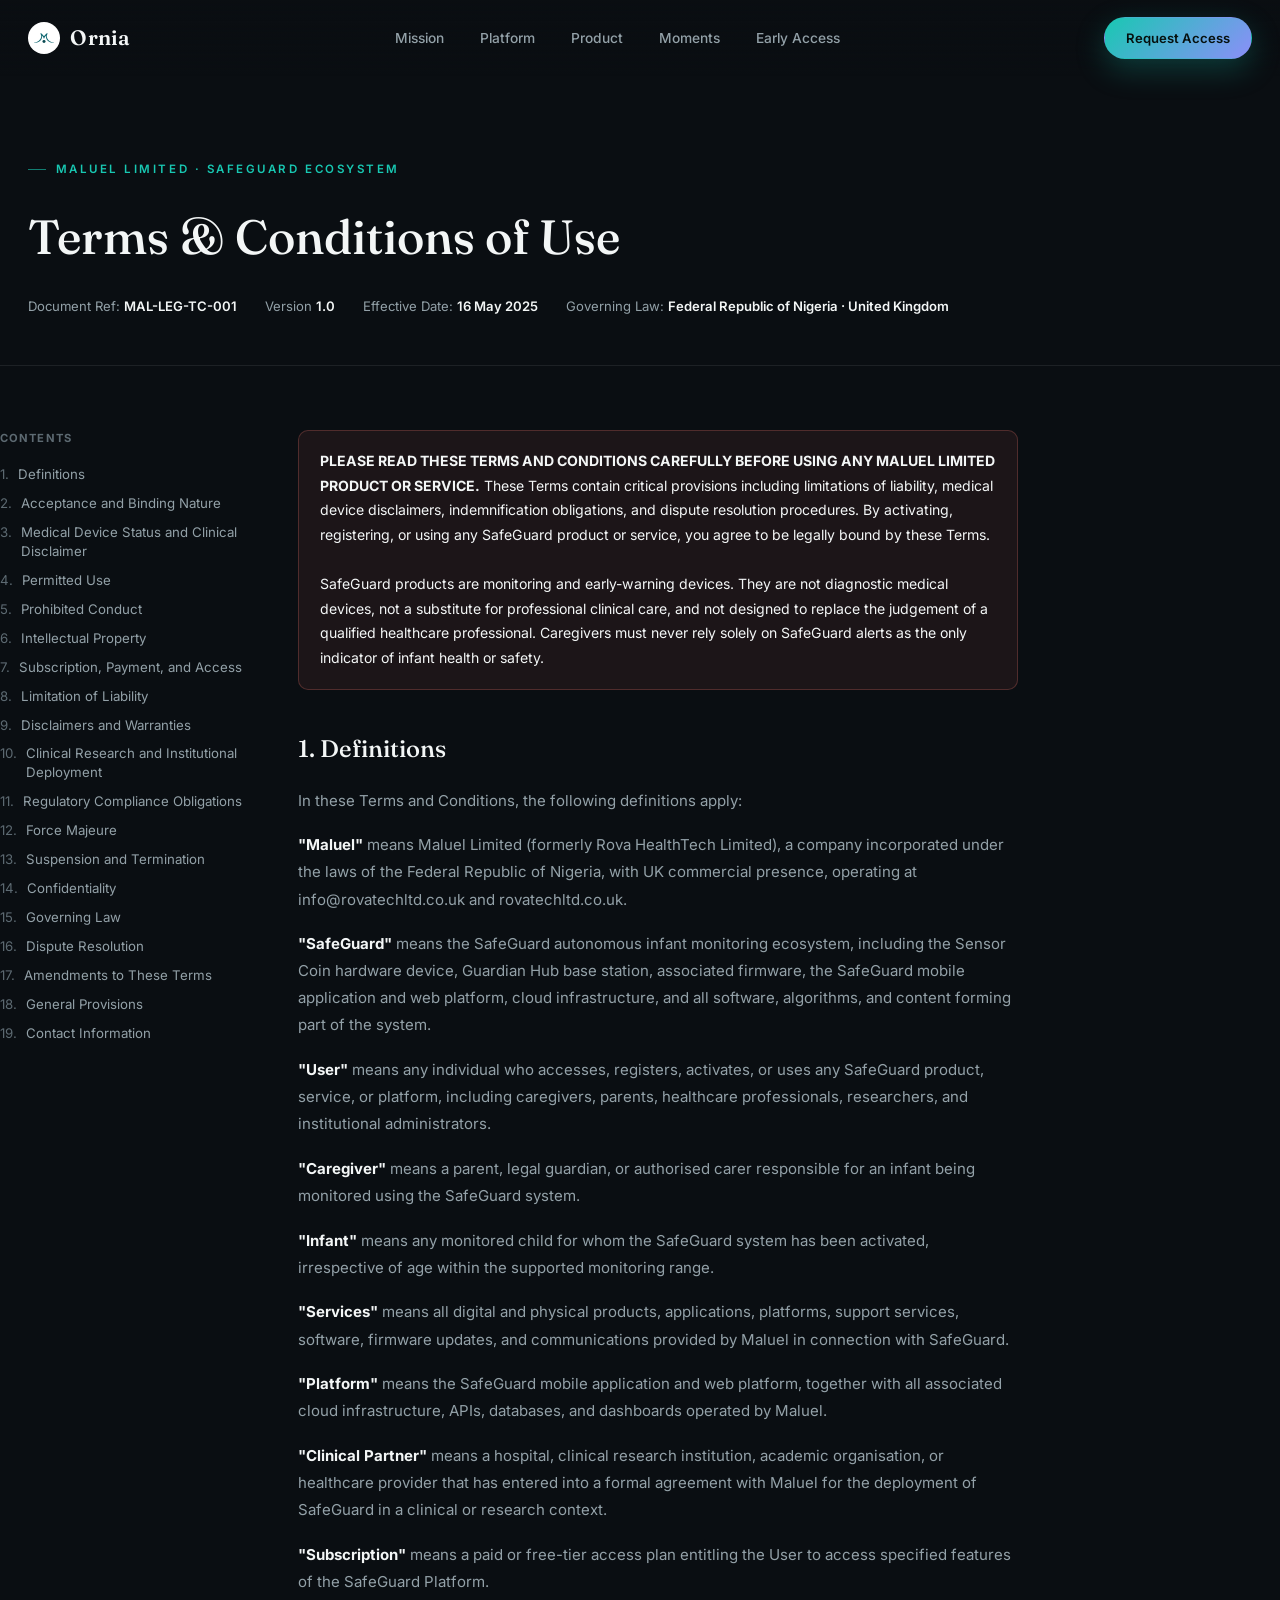
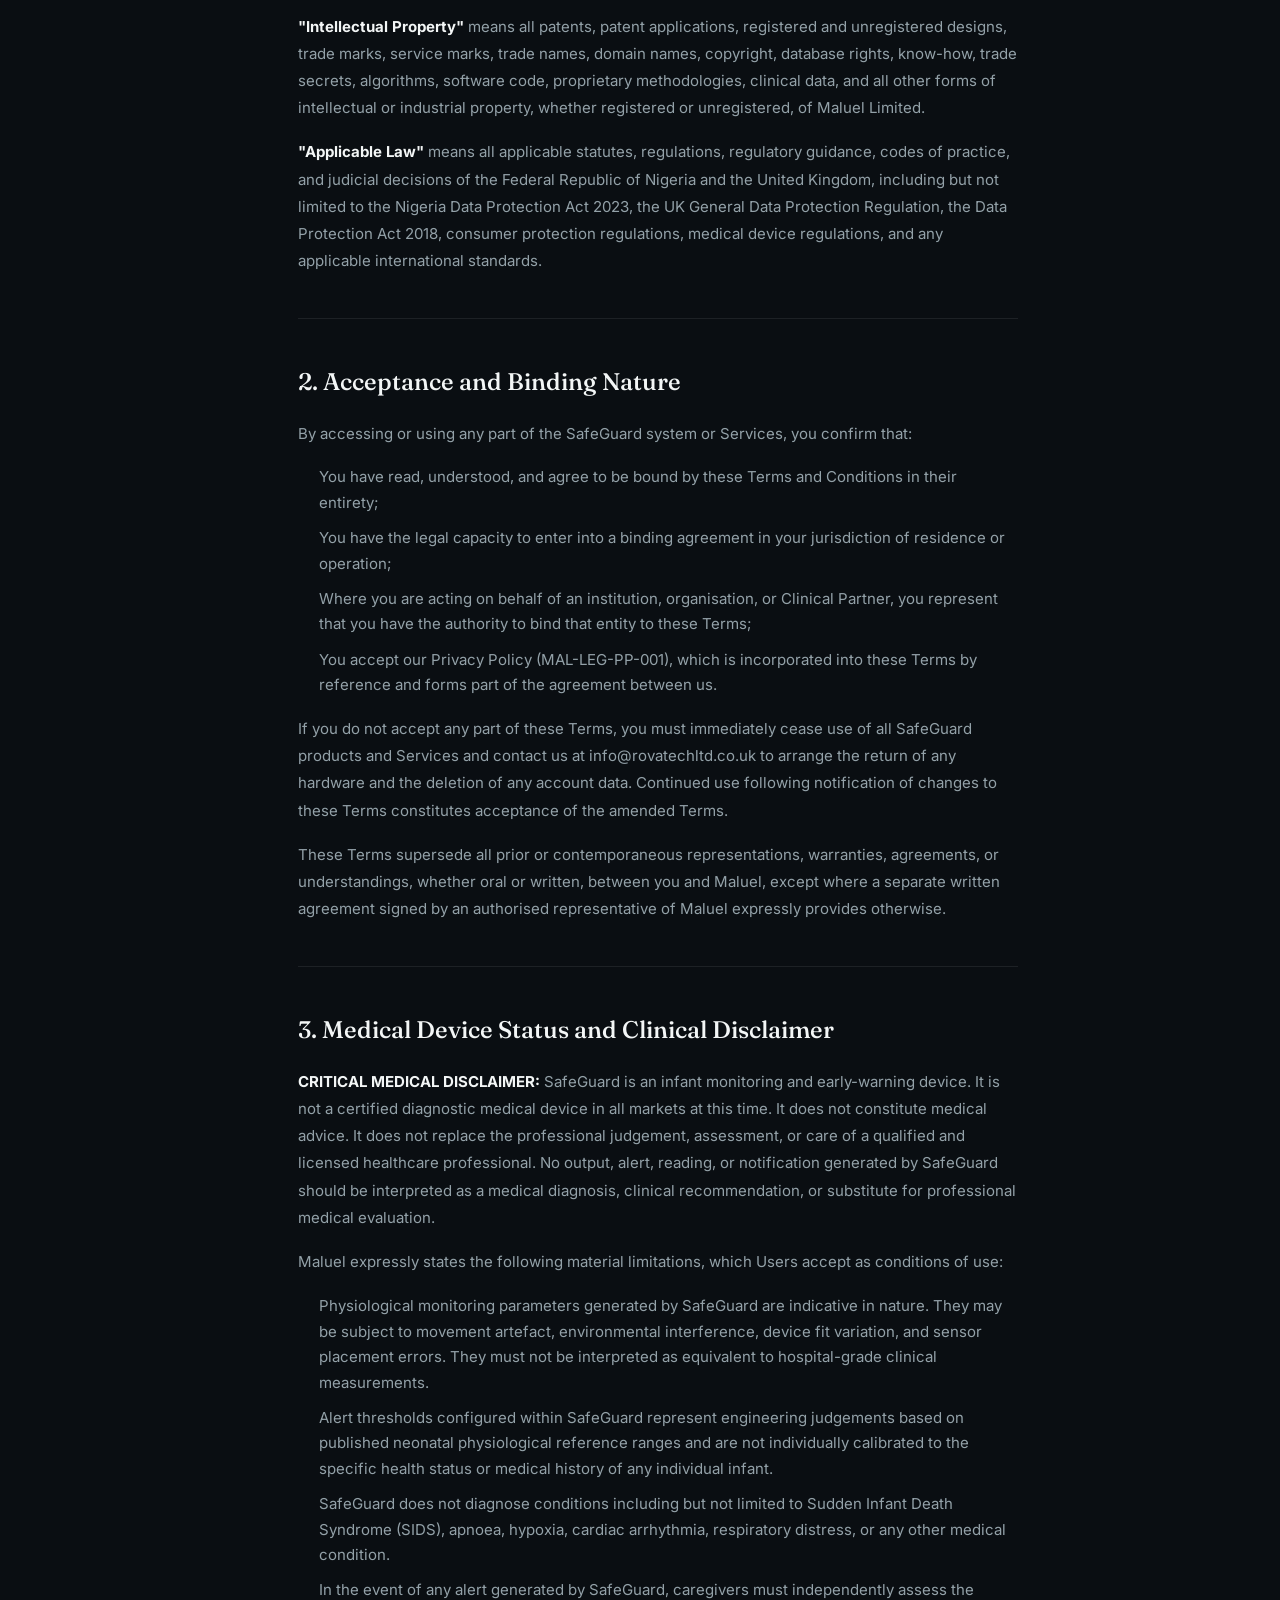
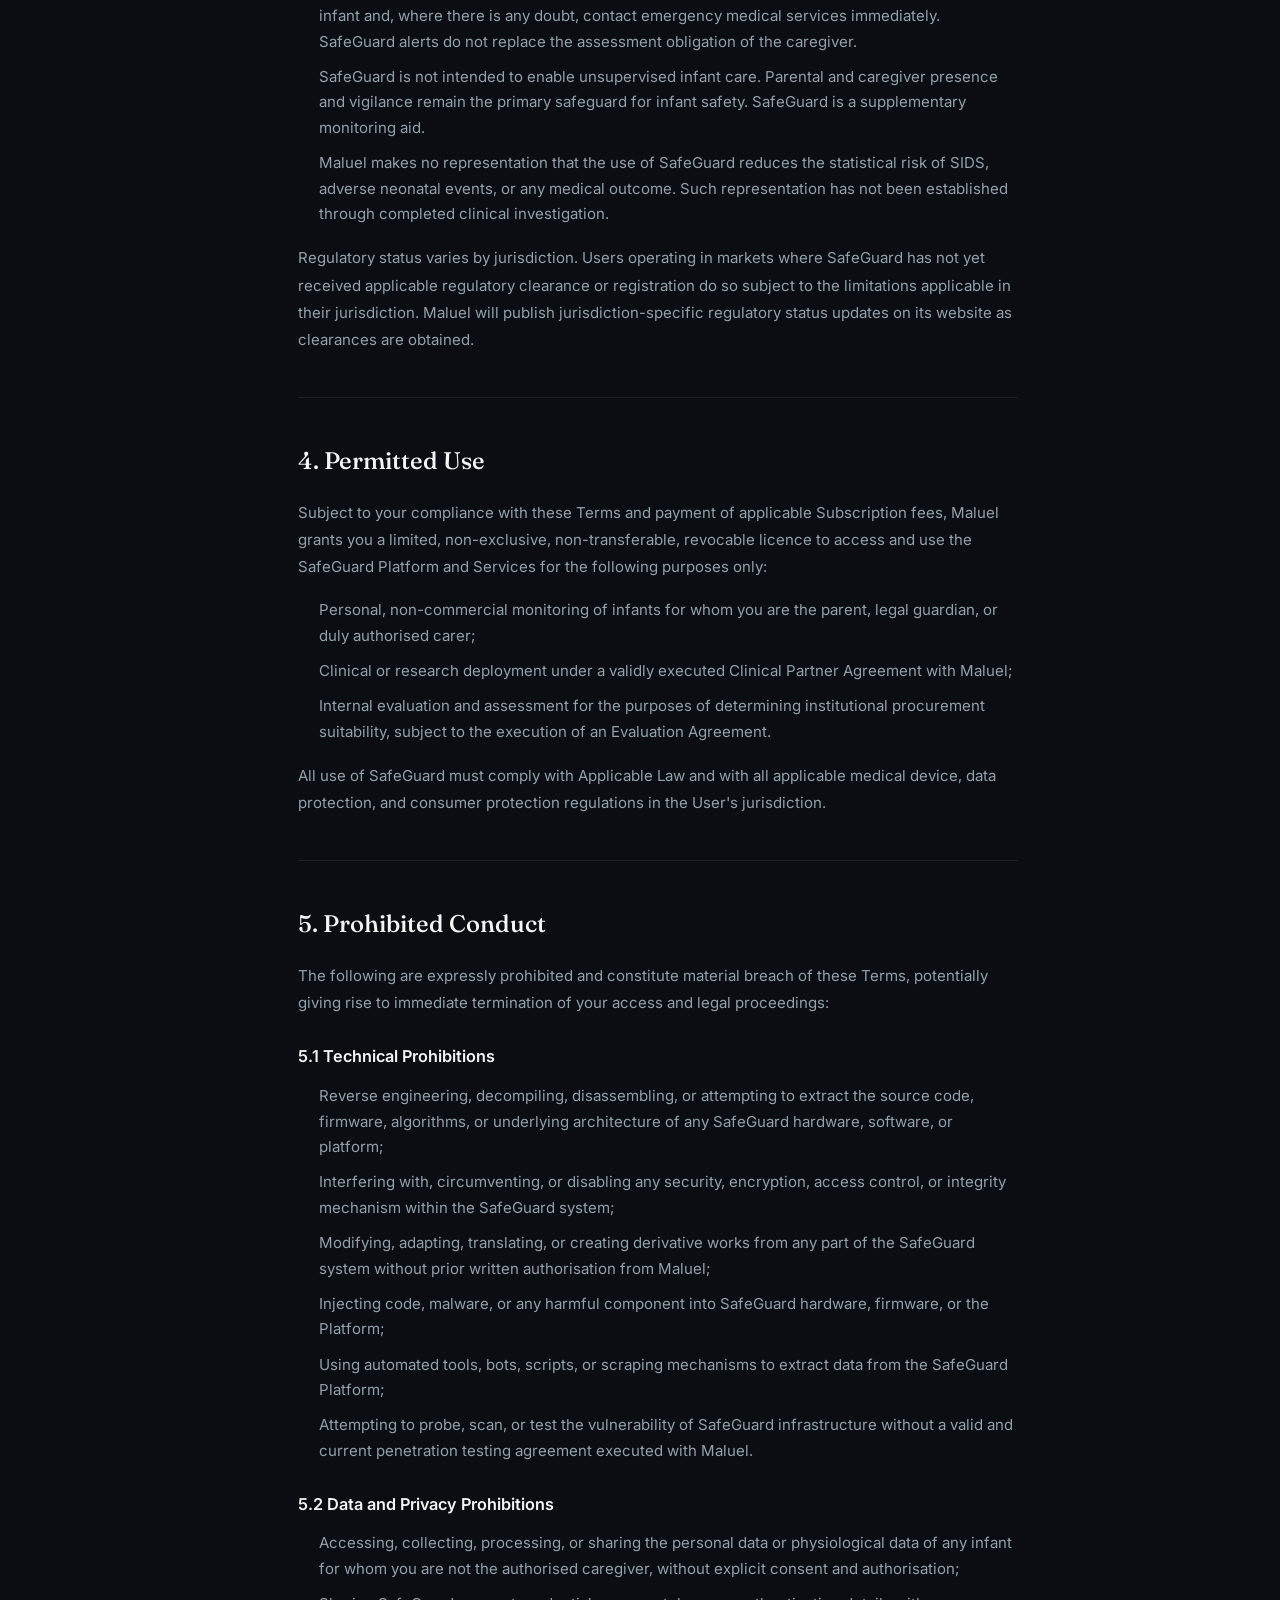
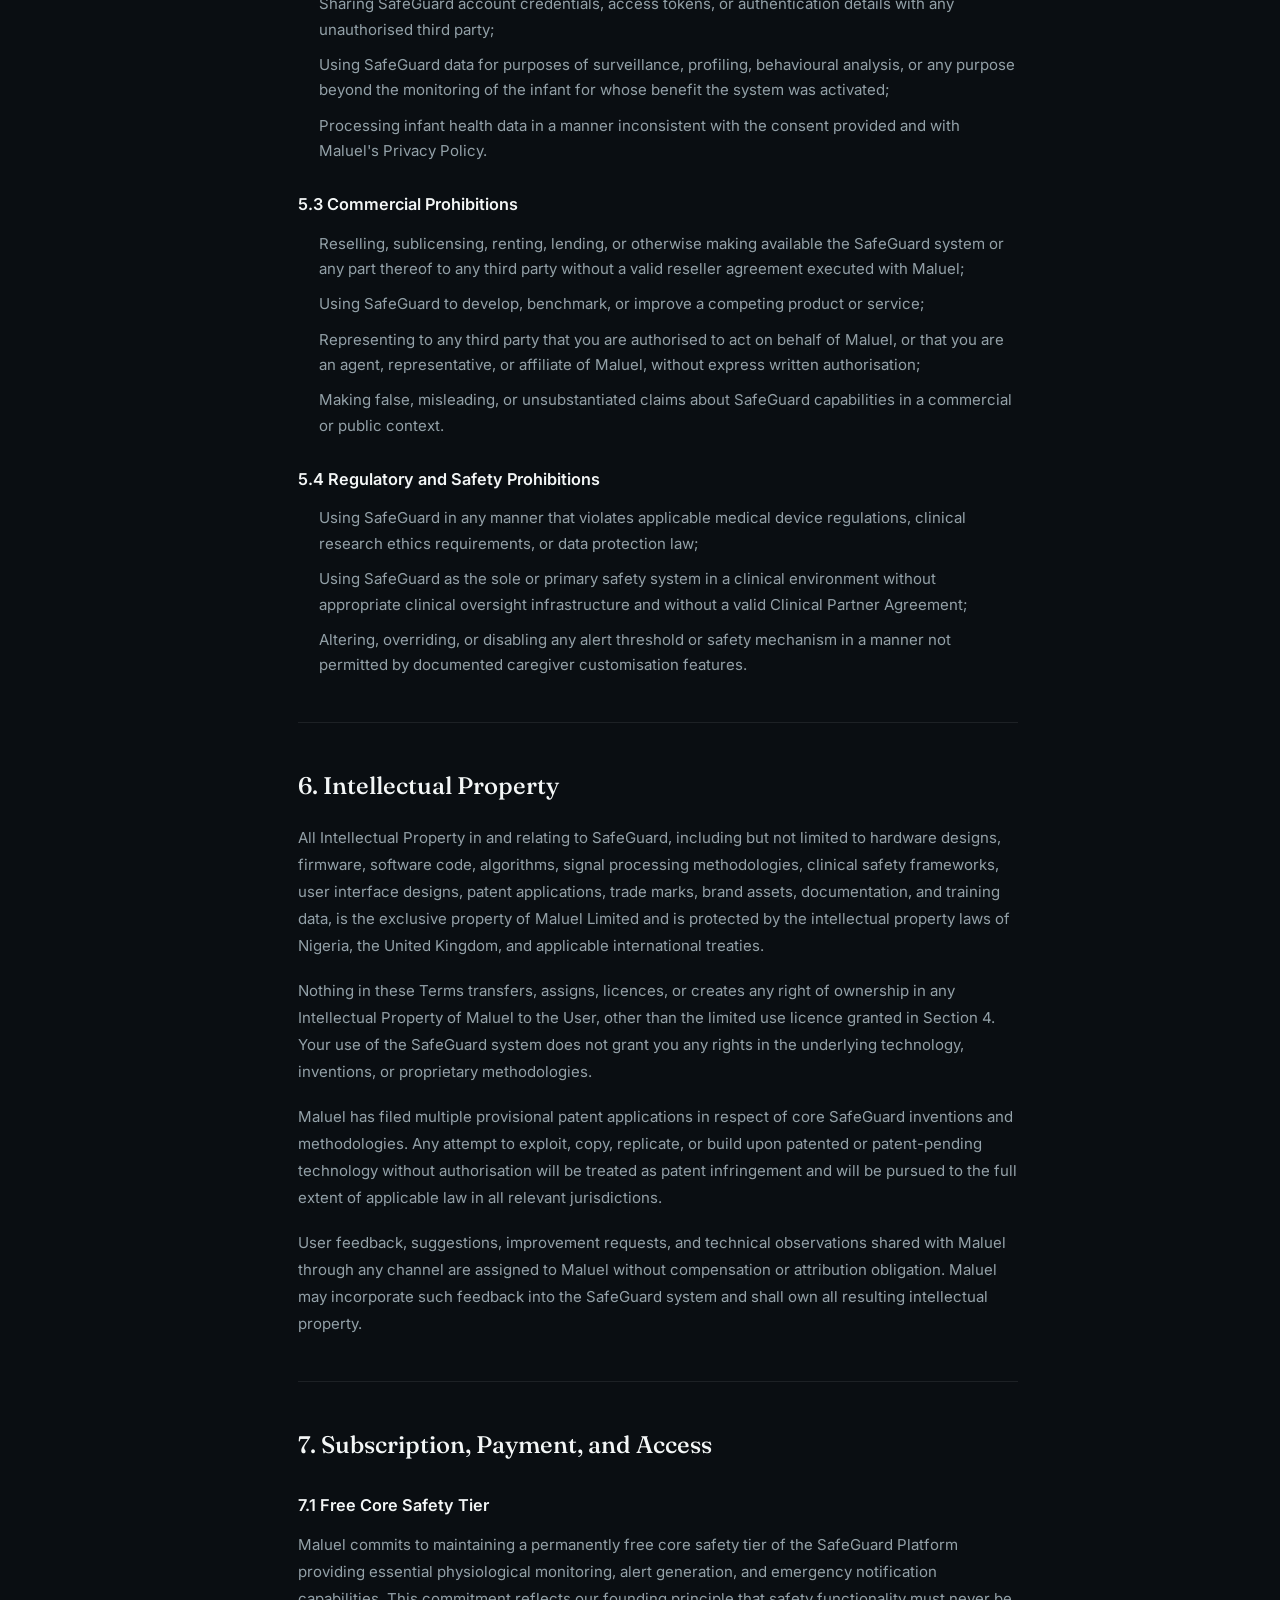
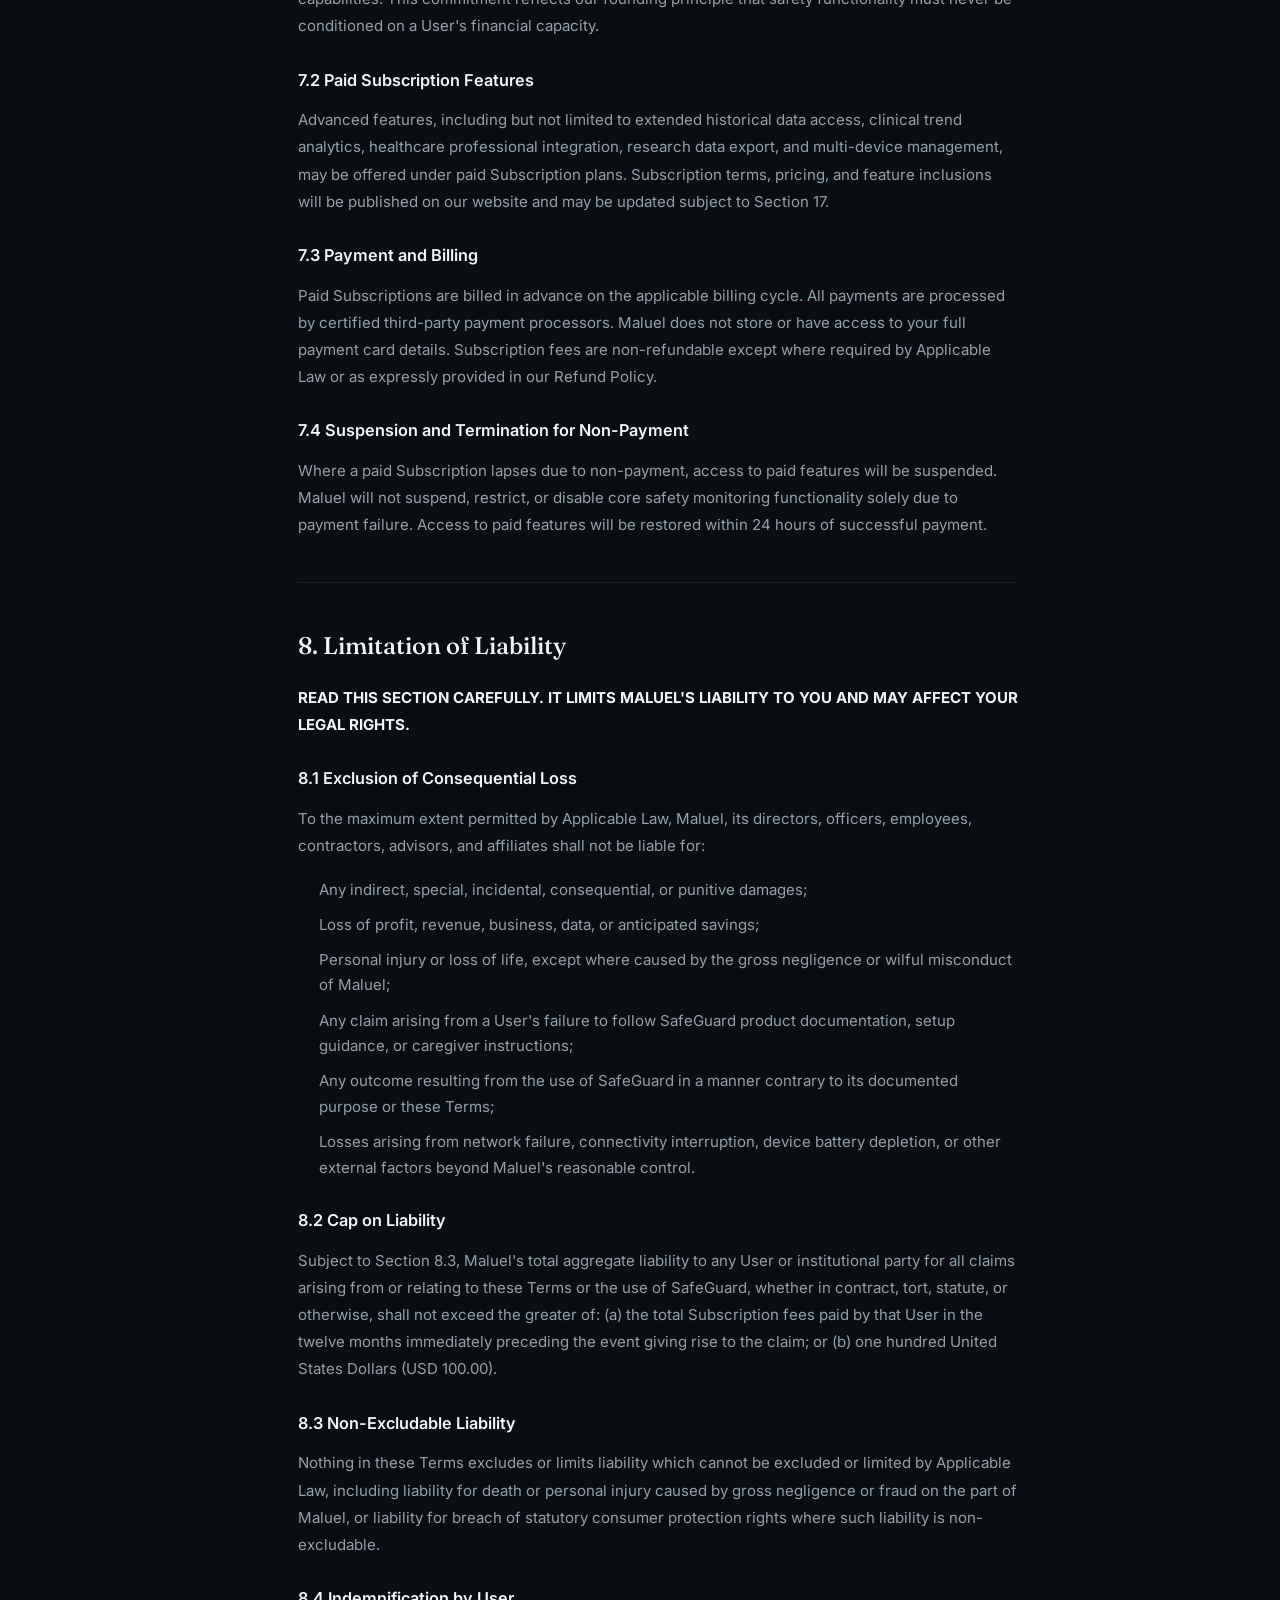
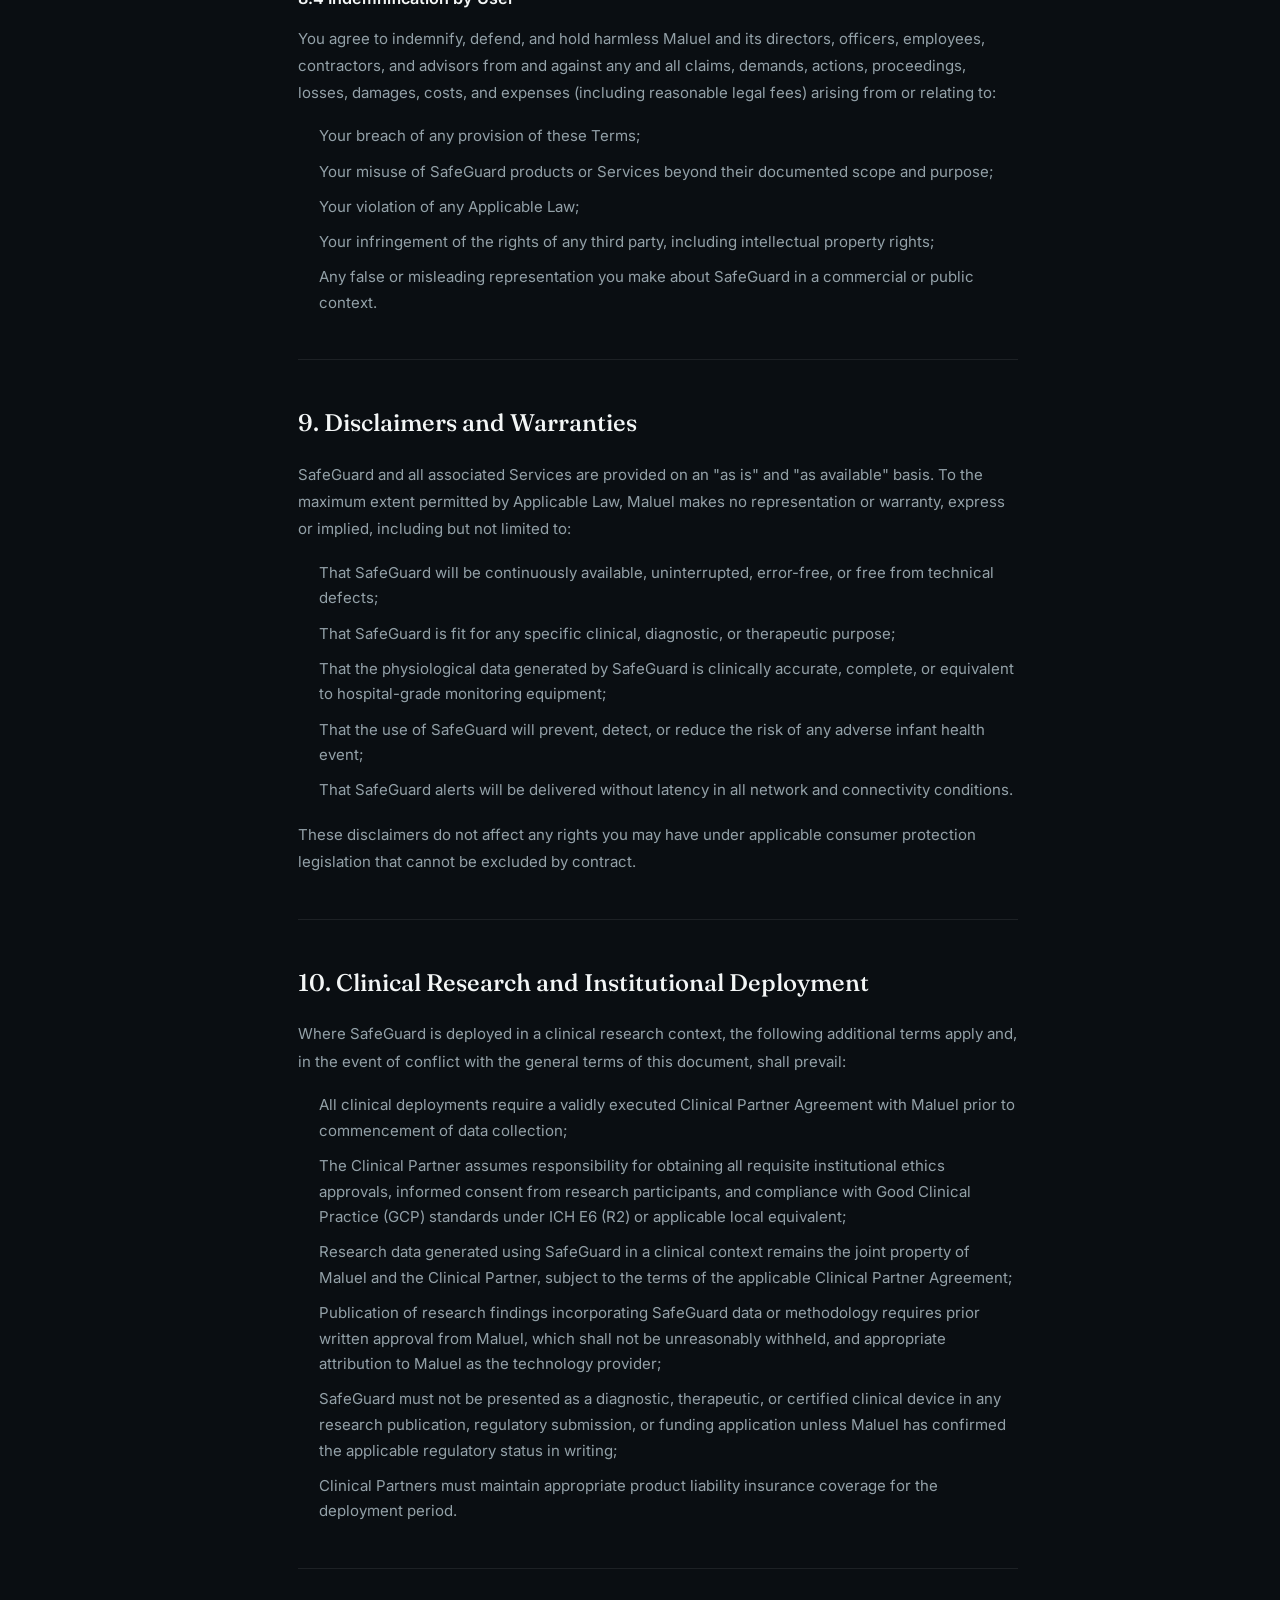
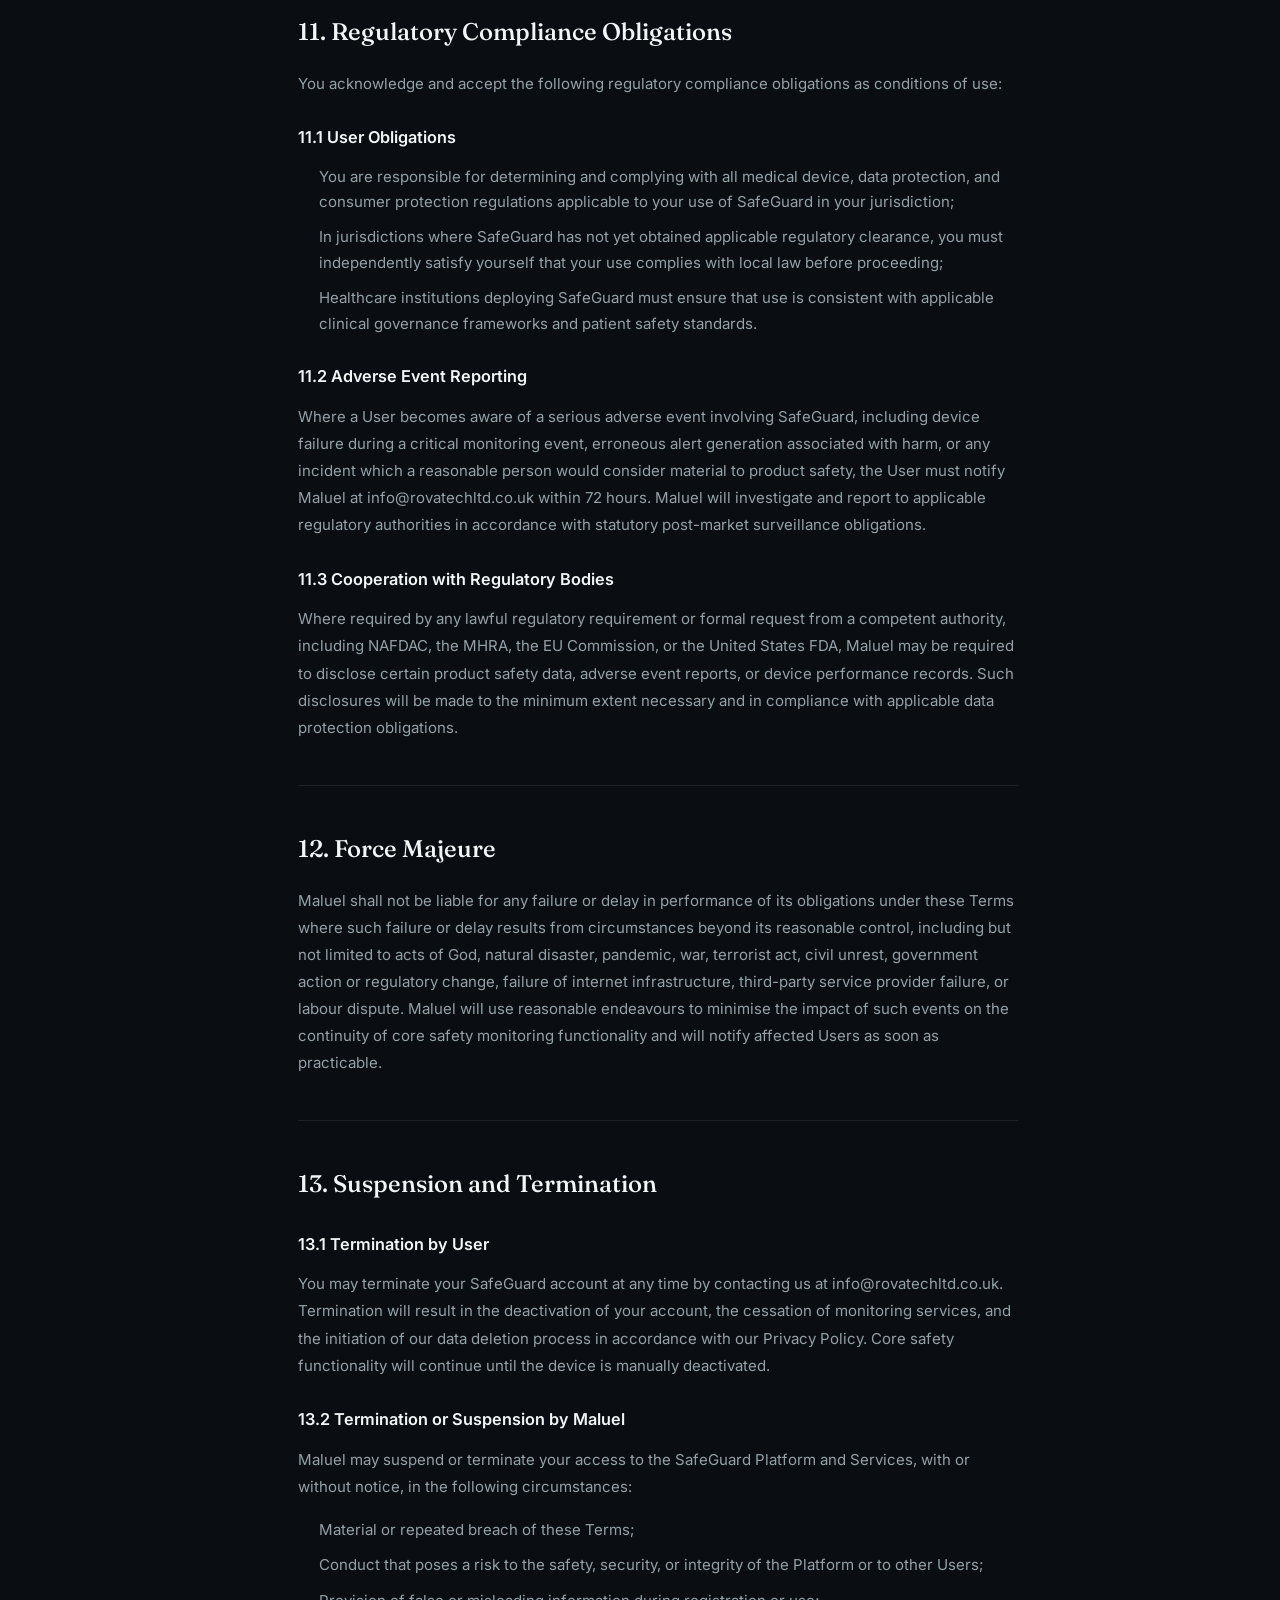
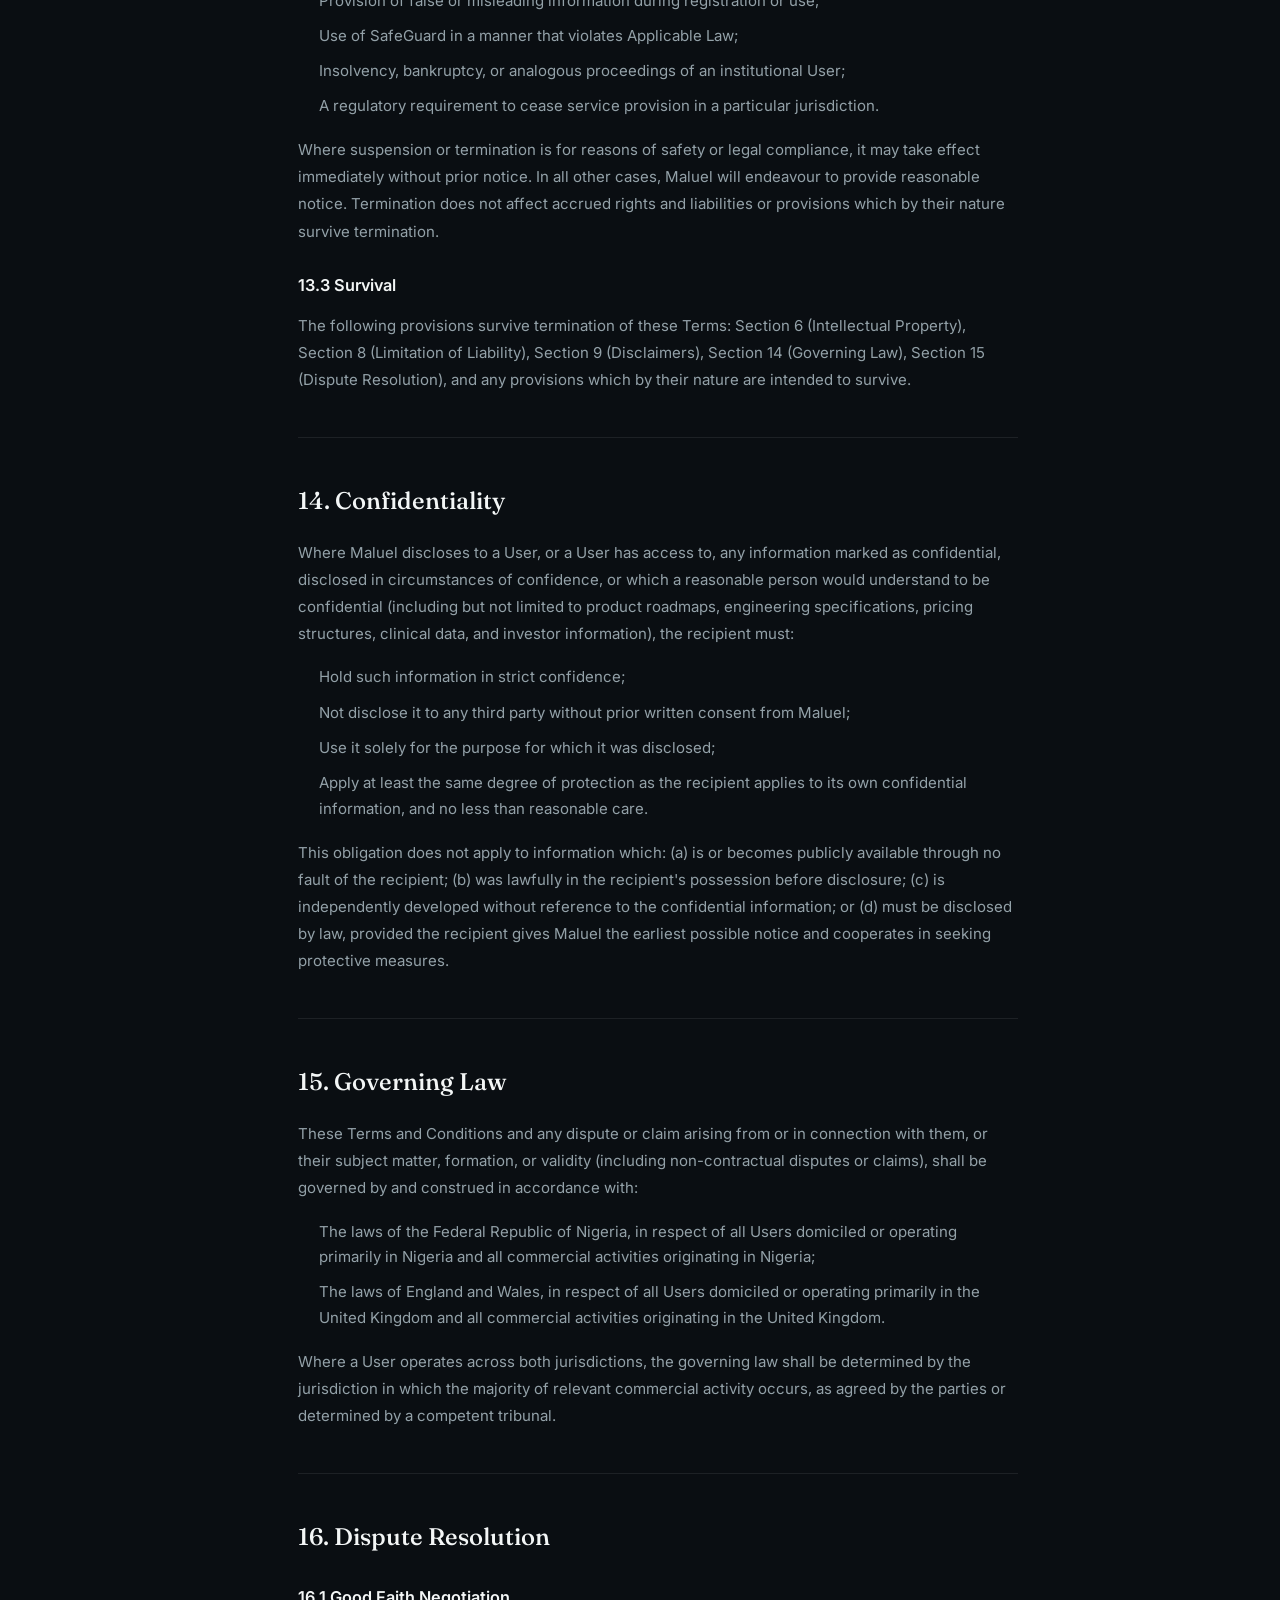
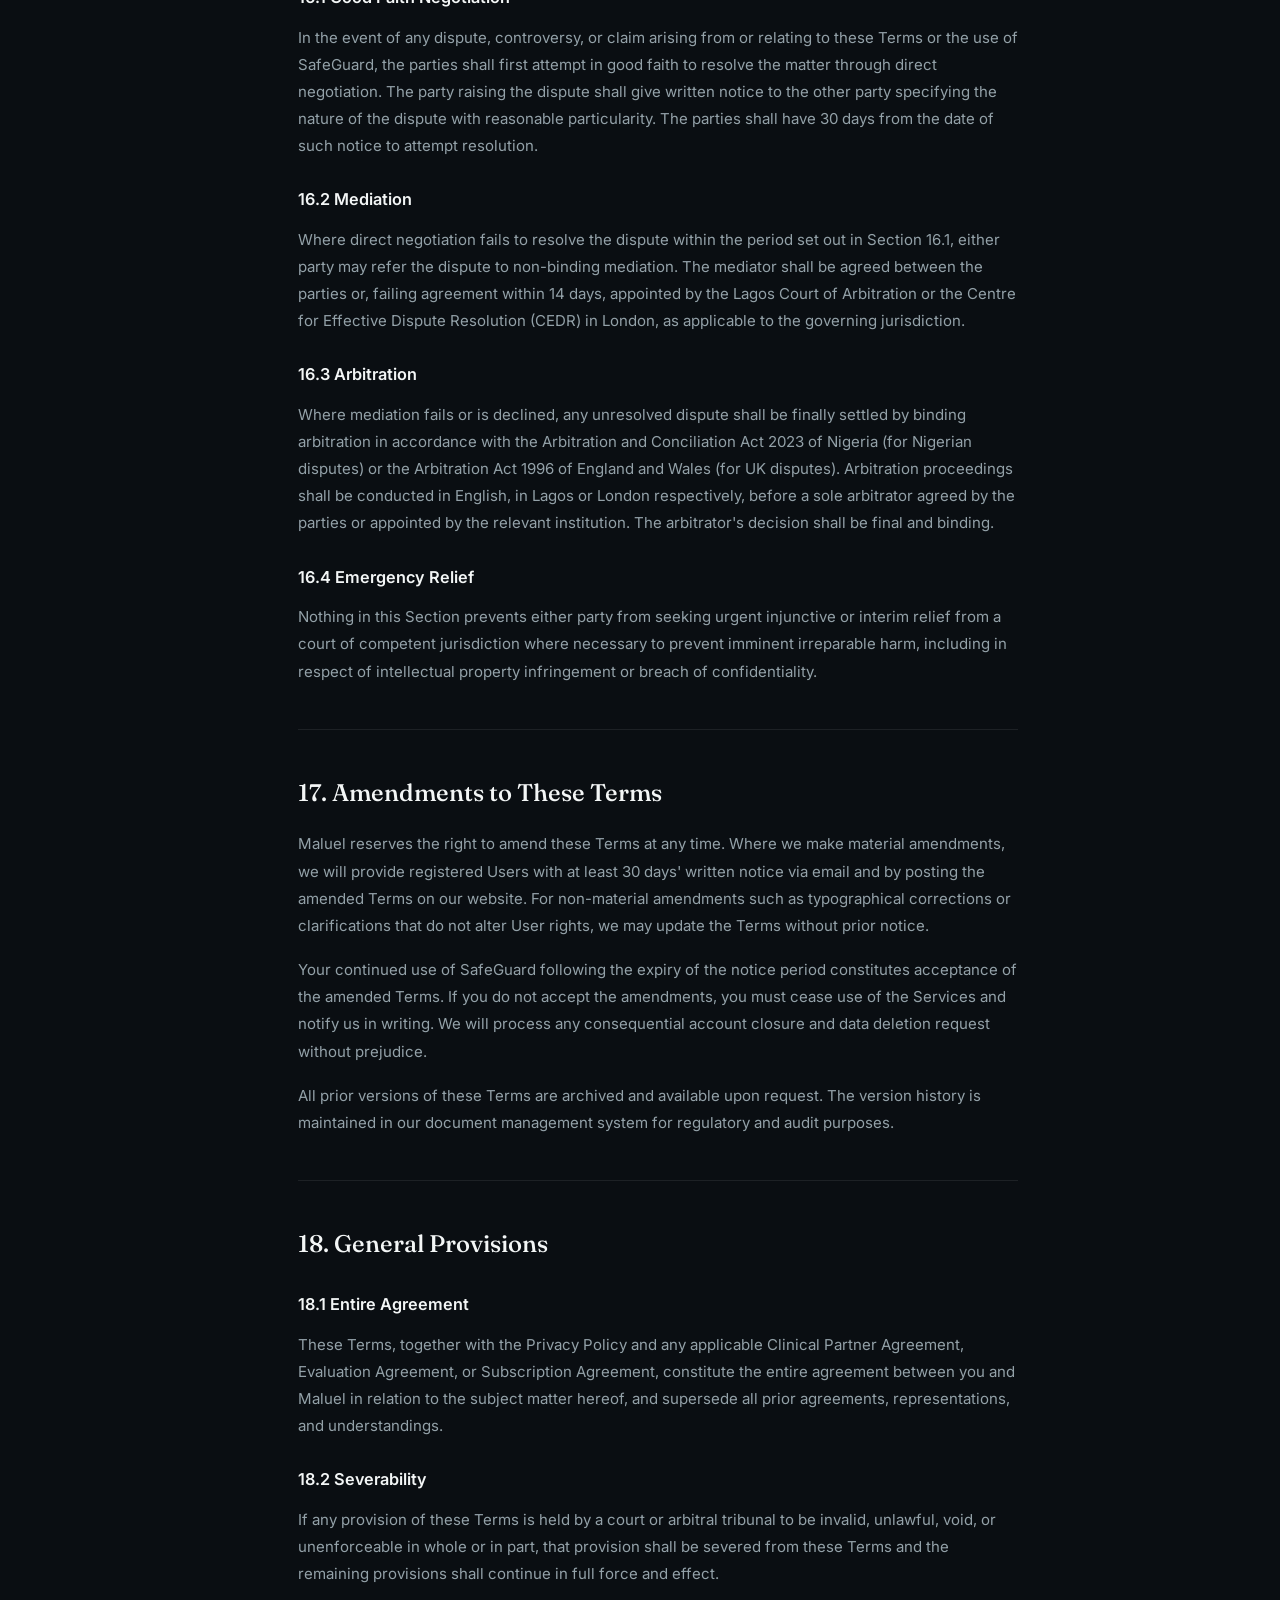
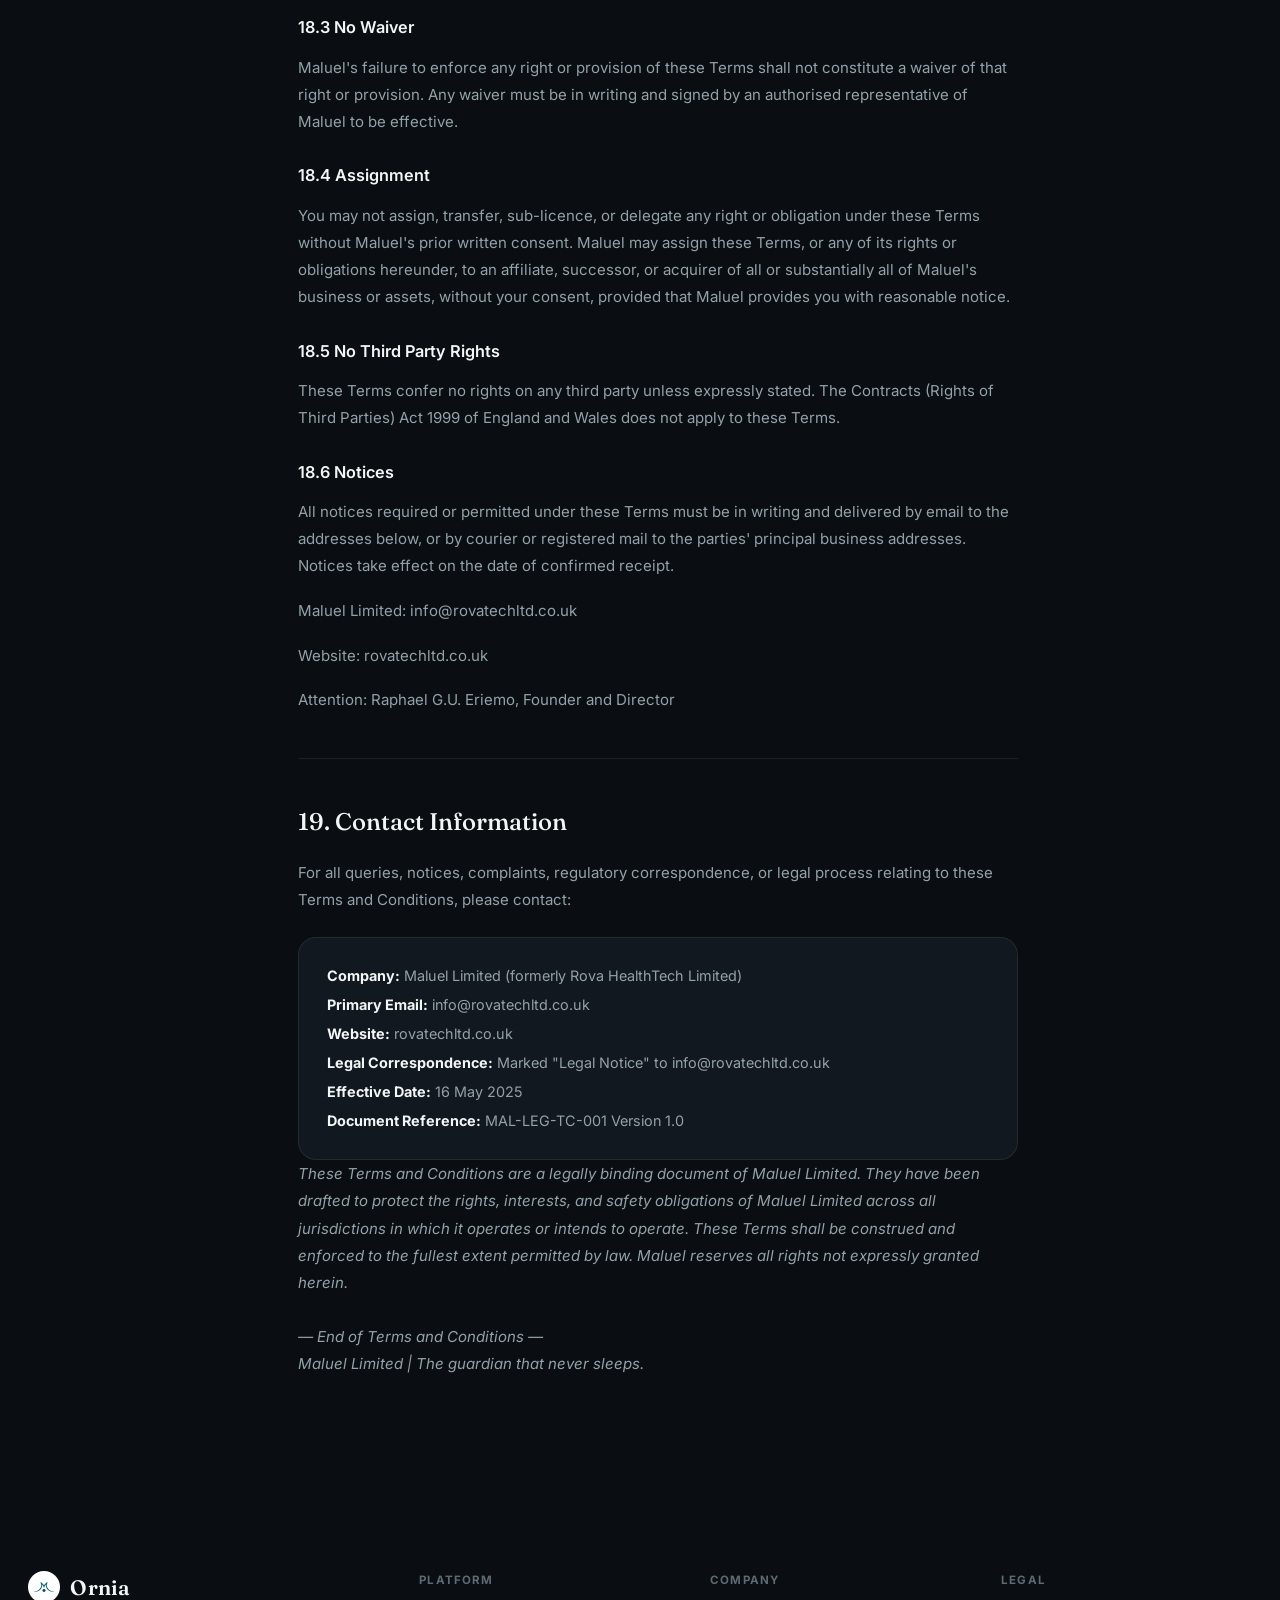
<file: terms-conditions/index.html>
<!DOCTYPE html>
<html lang="en">
<head>
<meta charset="UTF-8" />
<meta name="viewport" content="width=device-width, initial-scale=1.0" />
<title>Terms &amp; Conditions — Ornia</title>
<meta name="description" content="Ornia / Maluel Limited Terms and Conditions of Use — governing access to and use of the SafeGuard autonomous infant monitoring ecosystem." />
<link rel="icon" type="image/png" sizes="32x32" href="../assets/img/favicon-32.png" />
<link rel="icon" type="image/png" sizes="16x16" href="../assets/img/favicon-16.png" />
<link rel="apple-touch-icon" href="../assets/img/apple-touch-icon.png" />
<link rel="preconnect" href="https://fonts.googleapis.com" />
<link rel="preconnect" href="https://fonts.gstatic.com" crossorigin />
<link href="https://fonts.googleapis.com/css2?family=Fraunces:ital,opsz,wght@0,9..144,400;0,9..144,500;0,9..144,600;1,9..144,400;1,9..144,500&family=Inter:wght@400;500;600;700;800&display=swap" rel="stylesheet" />
<link rel="stylesheet" href="../assets/css/style.css" />
</head>
<body>

<nav class="nav" id="nav">
  <a href="../index.html" class="nav-brand">
    <span class="chip"><img src="../assets/img/maluel-icon.svg" alt="" /></span>
    Ornia
  </a>
  <div class="nav-links">
    <a href="../index.html#mission">Mission</a>
    <a href="../index.html#platform">Platform</a>
    <a href="../index.html#showcase">Product</a>
    <a href="../index.html#moments">Moments</a>
    <a href="../index.html#access">Early Access</a>
  </div>
  <a href="../index.html#access" class="btn btn-primary" style="padding:0.6rem 1.3rem; font-size:0.82rem;">Request Access</a>
</nav>

<section class="legal-hero">
  <div class="container">
    <div class="eyebrow"><span class="dash"></span>Maluel Limited · SafeGuard Ecosystem</div>
    <h1>Terms &amp; Conditions of Use</h1>
    <div class="legal-meta">
      <span>Document Ref: <strong>MAL-LEG-TC-001</strong></span>
      <span>Version <strong>1.0</strong></span>
      <span>Effective Date: <strong>16 May 2025</strong></span>
      <span>Governing Law: <strong>Federal Republic of Nigeria · United Kingdom</strong></span>
    </div>
  </div>
</section>

<div class="container legal-layout">
  <aside class="legal-toc">
    <h4>Contents</h4>
    <ol>
      <li><a href="#s1">Definitions</a></li>
      <li><a href="#s2">Acceptance and Binding Nature</a></li>
      <li><a href="#s3">Medical Device Status and Clinical Disclaimer</a></li>
      <li><a href="#s4">Permitted Use</a></li>
      <li><a href="#s5">Prohibited Conduct</a></li>
      <li><a href="#s6">Intellectual Property</a></li>
      <li><a href="#s7">Subscription, Payment, and Access</a></li>
      <li><a href="#s8">Limitation of Liability</a></li>
      <li><a href="#s9">Disclaimers and Warranties</a></li>
      <li><a href="#s10">Clinical Research and Institutional Deployment</a></li>
      <li><a href="#s11">Regulatory Compliance Obligations</a></li>
      <li><a href="#s12">Force Majeure</a></li>
      <li><a href="#s13">Suspension and Termination</a></li>
      <li><a href="#s14">Confidentiality</a></li>
      <li><a href="#s15">Governing Law</a></li>
      <li><a href="#s16">Dispute Resolution</a></li>
      <li><a href="#s17">Amendments to These Terms</a></li>
      <li><a href="#s18">General Provisions</a></li>
      <li><a href="#s19">Contact Information</a></li>
    </ol>
  </aside>

  <article class="legal-body">
    <div class="notice"><strong>PLEASE READ THESE TERMS AND CONDITIONS CAREFULLY BEFORE USING ANY MALUEL LIMITED PRODUCT OR SERVICE.</strong> These Terms contain critical provisions including limitations of liability, medical device disclaimers, indemnification obligations, and dispute resolution procedures. By activating, registering, or using any SafeGuard product or service, you agree to be legally bound by these Terms.<br /><br />SafeGuard products are monitoring and early-warning devices. They are not diagnostic medical devices, not a substitute for professional clinical care, and not designed to replace the judgement of a qualified healthcare professional. Caregivers must never rely solely on SafeGuard alerts as the only indicator of infant health or safety.</div>

    <section id="s1">
      <h2>1. Definitions</h2>
      <p>In these Terms and Conditions, the following definitions apply:</p>
      <p><strong>"Maluel"</strong> means Maluel Limited (formerly Rova HealthTech Limited), a company incorporated under the laws of the Federal Republic of Nigeria, with UK commercial presence, operating at info@rovatechltd.co.uk and rovatechltd.co.uk.</p>
      <p><strong>"SafeGuard"</strong> means the SafeGuard autonomous infant monitoring ecosystem, including the Sensor Coin hardware device, Guardian Hub base station, associated firmware, the SafeGuard mobile application and web platform, cloud infrastructure, and all software, algorithms, and content forming part of the system.</p>
      <p><strong>"User"</strong> means any individual who accesses, registers, activates, or uses any SafeGuard product, service, or platform, including caregivers, parents, healthcare professionals, researchers, and institutional administrators.</p>
      <p><strong>"Caregiver"</strong> means a parent, legal guardian, or authorised carer responsible for an infant being monitored using the SafeGuard system.</p>
      <p><strong>"Infant"</strong> means any monitored child for whom the SafeGuard system has been activated, irrespective of age within the supported monitoring range.</p>
      <p><strong>"Services"</strong> means all digital and physical products, applications, platforms, support services, software, firmware updates, and communications provided by Maluel in connection with SafeGuard.</p>
      <p><strong>"Platform"</strong> means the SafeGuard mobile application and web platform, together with all associated cloud infrastructure, APIs, databases, and dashboards operated by Maluel.</p>
      <p><strong>"Clinical Partner"</strong> means a hospital, clinical research institution, academic organisation, or healthcare provider that has entered into a formal agreement with Maluel for the deployment of SafeGuard in a clinical or research context.</p>
      <p><strong>"Subscription"</strong> means a paid or free-tier access plan entitling the User to access specified features of the SafeGuard Platform.</p>
      <p><strong>"Intellectual Property"</strong> means all patents, patent applications, registered and unregistered designs, trade marks, service marks, trade names, domain names, copyright, database rights, know-how, trade secrets, algorithms, software code, proprietary methodologies, clinical data, and all other forms of intellectual or industrial property, whether registered or unregistered, of Maluel Limited.</p>
      <p><strong>"Applicable Law"</strong> means all applicable statutes, regulations, regulatory guidance, codes of practice, and judicial decisions of the Federal Republic of Nigeria and the United Kingdom, including but not limited to the Nigeria Data Protection Act 2023, the UK General Data Protection Regulation, the Data Protection Act 2018, consumer protection regulations, medical device regulations, and any applicable international standards.</p>
    </section>

    <section id="s2">
      <h2>2. Acceptance and Binding Nature</h2>
      <p>By accessing or using any part of the SafeGuard system or Services, you confirm that:</p>
      <ul>
        <li>You have read, understood, and agree to be bound by these Terms and Conditions in their entirety;</li>
        <li>You have the legal capacity to enter into a binding agreement in your jurisdiction of residence or operation;</li>
        <li>Where you are acting on behalf of an institution, organisation, or Clinical Partner, you represent that you have the authority to bind that entity to these Terms;</li>
        <li>You accept our Privacy Policy (MAL-LEG-PP-001), which is incorporated into these Terms by reference and forms part of the agreement between us.</li>
      </ul>
      <p>If you do not accept any part of these Terms, you must immediately cease use of all SafeGuard products and Services and contact us at info@rovatechltd.co.uk to arrange the return of any hardware and the deletion of any account data. Continued use following notification of changes to these Terms constitutes acceptance of the amended Terms.</p>
      <p>These Terms supersede all prior or contemporaneous representations, warranties, agreements, or understandings, whether oral or written, between you and Maluel, except where a separate written agreement signed by an authorised representative of Maluel expressly provides otherwise.</p>
    </section>

    <section id="s3">
      <h2>3. Medical Device Status and Clinical Disclaimer</h2>
      <p><strong>CRITICAL MEDICAL DISCLAIMER:</strong> SafeGuard is an infant monitoring and early-warning device. It is not a certified diagnostic medical device in all markets at this time. It does not constitute medical advice. It does not replace the professional judgement, assessment, or care of a qualified and licensed healthcare professional. No output, alert, reading, or notification generated by SafeGuard should be interpreted as a medical diagnosis, clinical recommendation, or substitute for professional medical evaluation.</p>
      <p>Maluel expressly states the following material limitations, which Users accept as conditions of use:</p>
      <ul>
        <li>Physiological monitoring parameters generated by SafeGuard are indicative in nature. They may be subject to movement artefact, environmental interference, device fit variation, and sensor placement errors. They must not be interpreted as equivalent to hospital-grade clinical measurements.</li>
        <li>Alert thresholds configured within SafeGuard represent engineering judgements based on published neonatal physiological reference ranges and are not individually calibrated to the specific health status or medical history of any individual infant.</li>
        <li>SafeGuard does not diagnose conditions including but not limited to Sudden Infant Death Syndrome (SIDS), apnoea, hypoxia, cardiac arrhythmia, respiratory distress, or any other medical condition.</li>
        <li>In the event of any alert generated by SafeGuard, caregivers must independently assess the infant and, where there is any doubt, contact emergency medical services immediately. SafeGuard alerts do not replace the assessment obligation of the caregiver.</li>
        <li>SafeGuard is not intended to enable unsupervised infant care. Parental and caregiver presence and vigilance remain the primary safeguard for infant safety. SafeGuard is a supplementary monitoring aid.</li>
        <li>Maluel makes no representation that the use of SafeGuard reduces the statistical risk of SIDS, adverse neonatal events, or any medical outcome. Such representation has not been established through completed clinical investigation.</li>
      </ul>
      <p>Regulatory status varies by jurisdiction. Users operating in markets where SafeGuard has not yet received applicable regulatory clearance or registration do so subject to the limitations applicable in their jurisdiction. Maluel will publish jurisdiction-specific regulatory status updates on its website as clearances are obtained.</p>
    </section>

    <section id="s4">
      <h2>4. Permitted Use</h2>
      <p>Subject to your compliance with these Terms and payment of applicable Subscription fees, Maluel grants you a limited, non-exclusive, non-transferable, revocable licence to access and use the SafeGuard Platform and Services for the following purposes only:</p>
      <ul>
        <li>Personal, non-commercial monitoring of infants for whom you are the parent, legal guardian, or duly authorised carer;</li>
        <li>Clinical or research deployment under a validly executed Clinical Partner Agreement with Maluel;</li>
        <li>Internal evaluation and assessment for the purposes of determining institutional procurement suitability, subject to the execution of an Evaluation Agreement.</li>
      </ul>
      <p>All use of SafeGuard must comply with Applicable Law and with all applicable medical device, data protection, and consumer protection regulations in the User's jurisdiction.</p>
    </section>

    <section id="s5">
      <h2>5. Prohibited Conduct</h2>
      <p>The following are expressly prohibited and constitute material breach of these Terms, potentially giving rise to immediate termination of your access and legal proceedings:</p>
      <h3>5.1 Technical Prohibitions</h3>
      <ul>
        <li>Reverse engineering, decompiling, disassembling, or attempting to extract the source code, firmware, algorithms, or underlying architecture of any SafeGuard hardware, software, or platform;</li>
        <li>Interfering with, circumventing, or disabling any security, encryption, access control, or integrity mechanism within the SafeGuard system;</li>
        <li>Modifying, adapting, translating, or creating derivative works from any part of the SafeGuard system without prior written authorisation from Maluel;</li>
        <li>Injecting code, malware, or any harmful component into SafeGuard hardware, firmware, or the Platform;</li>
        <li>Using automated tools, bots, scripts, or scraping mechanisms to extract data from the SafeGuard Platform;</li>
        <li>Attempting to probe, scan, or test the vulnerability of SafeGuard infrastructure without a valid and current penetration testing agreement executed with Maluel.</li>
      </ul>
      <h3>5.2 Data and Privacy Prohibitions</h3>
      <ul>
        <li>Accessing, collecting, processing, or sharing the personal data or physiological data of any infant for whom you are not the authorised caregiver, without explicit consent and authorisation;</li>
        <li>Sharing SafeGuard account credentials, access tokens, or authentication details with any unauthorised third party;</li>
        <li>Using SafeGuard data for purposes of surveillance, profiling, behavioural analysis, or any purpose beyond the monitoring of the infant for whose benefit the system was activated;</li>
        <li>Processing infant health data in a manner inconsistent with the consent provided and with Maluel's Privacy Policy.</li>
      </ul>
      <h3>5.3 Commercial Prohibitions</h3>
      <ul>
        <li>Reselling, sublicensing, renting, lending, or otherwise making available the SafeGuard system or any part thereof to any third party without a valid reseller agreement executed with Maluel;</li>
        <li>Using SafeGuard to develop, benchmark, or improve a competing product or service;</li>
        <li>Representing to any third party that you are authorised to act on behalf of Maluel, or that you are an agent, representative, or affiliate of Maluel, without express written authorisation;</li>
        <li>Making false, misleading, or unsubstantiated claims about SafeGuard capabilities in a commercial or public context.</li>
      </ul>
      <h3>5.4 Regulatory and Safety Prohibitions</h3>
      <ul>
        <li>Using SafeGuard in any manner that violates applicable medical device regulations, clinical research ethics requirements, or data protection law;</li>
        <li>Using SafeGuard as the sole or primary safety system in a clinical environment without appropriate clinical oversight infrastructure and without a valid Clinical Partner Agreement;</li>
        <li>Altering, overriding, or disabling any alert threshold or safety mechanism in a manner not permitted by documented caregiver customisation features.</li>
      </ul>
    </section>

    <section id="s6">
      <h2>6. Intellectual Property</h2>
      <p>All Intellectual Property in and relating to SafeGuard, including but not limited to hardware designs, firmware, software code, algorithms, signal processing methodologies, clinical safety frameworks, user interface designs, patent applications, trade marks, brand assets, documentation, and training data, is the exclusive property of Maluel Limited and is protected by the intellectual property laws of Nigeria, the United Kingdom, and applicable international treaties.</p>
      <p>Nothing in these Terms transfers, assigns, licences, or creates any right of ownership in any Intellectual Property of Maluel to the User, other than the limited use licence granted in Section 4. Your use of the SafeGuard system does not grant you any rights in the underlying technology, inventions, or proprietary methodologies.</p>
      <p>Maluel has filed multiple provisional patent applications in respect of core SafeGuard inventions and methodologies. Any attempt to exploit, copy, replicate, or build upon patented or patent-pending technology without authorisation will be treated as patent infringement and will be pursued to the full extent of applicable law in all relevant jurisdictions.</p>
      <p>User feedback, suggestions, improvement requests, and technical observations shared with Maluel through any channel are assigned to Maluel without compensation or attribution obligation. Maluel may incorporate such feedback into the SafeGuard system and shall own all resulting intellectual property.</p>
    </section>

    <section id="s7">
      <h2>7. Subscription, Payment, and Access</h2>
      <h3>7.1 Free Core Safety Tier</h3>
      <p>Maluel commits to maintaining a permanently free core safety tier of the SafeGuard Platform providing essential physiological monitoring, alert generation, and emergency notification capabilities. This commitment reflects our founding principle that safety functionality must never be conditioned on a User's financial capacity.</p>
      <h3>7.2 Paid Subscription Features</h3>
      <p>Advanced features, including but not limited to extended historical data access, clinical trend analytics, healthcare professional integration, research data export, and multi-device management, may be offered under paid Subscription plans. Subscription terms, pricing, and feature inclusions will be published on our website and may be updated subject to Section 17.</p>
      <h3>7.3 Payment and Billing</h3>
      <p>Paid Subscriptions are billed in advance on the applicable billing cycle. All payments are processed by certified third-party payment processors. Maluel does not store or have access to your full payment card details. Subscription fees are non-refundable except where required by Applicable Law or as expressly provided in our Refund Policy.</p>
      <h3>7.4 Suspension and Termination for Non-Payment</h3>
      <p>Where a paid Subscription lapses due to non-payment, access to paid features will be suspended. Maluel will not suspend, restrict, or disable core safety monitoring functionality solely due to payment failure. Access to paid features will be restored within 24 hours of successful payment.</p>
    </section>

    <section id="s8">
      <h2>8. Limitation of Liability</h2>
      <p><strong>READ THIS SECTION CAREFULLY. IT LIMITS MALUEL'S LIABILITY TO YOU AND MAY AFFECT YOUR LEGAL RIGHTS.</strong></p>
      <h3>8.1 Exclusion of Consequential Loss</h3>
      <p>To the maximum extent permitted by Applicable Law, Maluel, its directors, officers, employees, contractors, advisors, and affiliates shall not be liable for:</p>
      <ul>
        <li>Any indirect, special, incidental, consequential, or punitive damages;</li>
        <li>Loss of profit, revenue, business, data, or anticipated savings;</li>
        <li>Personal injury or loss of life, except where caused by the gross negligence or wilful misconduct of Maluel;</li>
        <li>Any claim arising from a User's failure to follow SafeGuard product documentation, setup guidance, or caregiver instructions;</li>
        <li>Any outcome resulting from the use of SafeGuard in a manner contrary to its documented purpose or these Terms;</li>
        <li>Losses arising from network failure, connectivity interruption, device battery depletion, or other external factors beyond Maluel's reasonable control.</li>
      </ul>
      <h3>8.2 Cap on Liability</h3>
      <p>Subject to Section 8.3, Maluel's total aggregate liability to any User or institutional party for all claims arising from or relating to these Terms or the use of SafeGuard, whether in contract, tort, statute, or otherwise, shall not exceed the greater of: (a) the total Subscription fees paid by that User in the twelve months immediately preceding the event giving rise to the claim; or (b) one hundred United States Dollars (USD 100.00).</p>
      <h3>8.3 Non-Excludable Liability</h3>
      <p>Nothing in these Terms excludes or limits liability which cannot be excluded or limited by Applicable Law, including liability for death or personal injury caused by gross negligence or fraud on the part of Maluel, or liability for breach of statutory consumer protection rights where such liability is non-excludable.</p>
      <h3>8.4 Indemnification by User</h3>
      <p>You agree to indemnify, defend, and hold harmless Maluel and its directors, officers, employees, contractors, and advisors from and against any and all claims, demands, actions, proceedings, losses, damages, costs, and expenses (including reasonable legal fees) arising from or relating to:</p>
      <ul>
        <li>Your breach of any provision of these Terms;</li>
        <li>Your misuse of SafeGuard products or Services beyond their documented scope and purpose;</li>
        <li>Your violation of any Applicable Law;</li>
        <li>Your infringement of the rights of any third party, including intellectual property rights;</li>
        <li>Any false or misleading representation you make about SafeGuard in a commercial or public context.</li>
      </ul>
    </section>

    <section id="s9">
      <h2>9. Disclaimers and Warranties</h2>
      <p>SafeGuard and all associated Services are provided on an "as is" and "as available" basis. To the maximum extent permitted by Applicable Law, Maluel makes no representation or warranty, express or implied, including but not limited to:</p>
      <ul>
        <li>That SafeGuard will be continuously available, uninterrupted, error-free, or free from technical defects;</li>
        <li>That SafeGuard is fit for any specific clinical, diagnostic, or therapeutic purpose;</li>
        <li>That the physiological data generated by SafeGuard is clinically accurate, complete, or equivalent to hospital-grade monitoring equipment;</li>
        <li>That the use of SafeGuard will prevent, detect, or reduce the risk of any adverse infant health event;</li>
        <li>That SafeGuard alerts will be delivered without latency in all network and connectivity conditions.</li>
      </ul>
      <p>These disclaimers do not affect any rights you may have under applicable consumer protection legislation that cannot be excluded by contract.</p>
    </section>

    <section id="s10">
      <h2>10. Clinical Research and Institutional Deployment</h2>
      <p>Where SafeGuard is deployed in a clinical research context, the following additional terms apply and, in the event of conflict with the general terms of this document, shall prevail:</p>
      <ul>
        <li>All clinical deployments require a validly executed Clinical Partner Agreement with Maluel prior to commencement of data collection;</li>
        <li>The Clinical Partner assumes responsibility for obtaining all requisite institutional ethics approvals, informed consent from research participants, and compliance with Good Clinical Practice (GCP) standards under ICH E6 (R2) or applicable local equivalent;</li>
        <li>Research data generated using SafeGuard in a clinical context remains the joint property of Maluel and the Clinical Partner, subject to the terms of the applicable Clinical Partner Agreement;</li>
        <li>Publication of research findings incorporating SafeGuard data or methodology requires prior written approval from Maluel, which shall not be unreasonably withheld, and appropriate attribution to Maluel as the technology provider;</li>
        <li>SafeGuard must not be presented as a diagnostic, therapeutic, or certified clinical device in any research publication, regulatory submission, or funding application unless Maluel has confirmed the applicable regulatory status in writing;</li>
        <li>Clinical Partners must maintain appropriate product liability insurance coverage for the deployment period.</li>
      </ul>
    </section>

    <section id="s11">
      <h2>11. Regulatory Compliance Obligations</h2>
      <p>You acknowledge and accept the following regulatory compliance obligations as conditions of use:</p>
      <h3>11.1 User Obligations</h3>
      <ul>
        <li>You are responsible for determining and complying with all medical device, data protection, and consumer protection regulations applicable to your use of SafeGuard in your jurisdiction;</li>
        <li>In jurisdictions where SafeGuard has not yet obtained applicable regulatory clearance, you must independently satisfy yourself that your use complies with local law before proceeding;</li>
        <li>Healthcare institutions deploying SafeGuard must ensure that use is consistent with applicable clinical governance frameworks and patient safety standards.</li>
      </ul>
      <h3>11.2 Adverse Event Reporting</h3>
      <p>Where a User becomes aware of a serious adverse event involving SafeGuard, including device failure during a critical monitoring event, erroneous alert generation associated with harm, or any incident which a reasonable person would consider material to product safety, the User must notify Maluel at info@rovatechltd.co.uk within 72 hours. Maluel will investigate and report to applicable regulatory authorities in accordance with statutory post-market surveillance obligations.</p>
      <h3>11.3 Cooperation with Regulatory Bodies</h3>
      <p>Where required by any lawful regulatory requirement or formal request from a competent authority, including NAFDAC, the MHRA, the EU Commission, or the United States FDA, Maluel may be required to disclose certain product safety data, adverse event reports, or device performance records. Such disclosures will be made to the minimum extent necessary and in compliance with applicable data protection obligations.</p>
    </section>

    <section id="s12">
      <h2>12. Force Majeure</h2>
      <p>Maluel shall not be liable for any failure or delay in performance of its obligations under these Terms where such failure or delay results from circumstances beyond its reasonable control, including but not limited to acts of God, natural disaster, pandemic, war, terrorist act, civil unrest, government action or regulatory change, failure of internet infrastructure, third-party service provider failure, or labour dispute. Maluel will use reasonable endeavours to minimise the impact of such events on the continuity of core safety monitoring functionality and will notify affected Users as soon as practicable.</p>
    </section>

    <section id="s13">
      <h2>13. Suspension and Termination</h2>
      <h3>13.1 Termination by User</h3>
      <p>You may terminate your SafeGuard account at any time by contacting us at info@rovatechltd.co.uk. Termination will result in the deactivation of your account, the cessation of monitoring services, and the initiation of our data deletion process in accordance with our Privacy Policy. Core safety functionality will continue until the device is manually deactivated.</p>
      <h3>13.2 Termination or Suspension by Maluel</h3>
      <p>Maluel may suspend or terminate your access to the SafeGuard Platform and Services, with or without notice, in the following circumstances:</p>
      <ul>
        <li>Material or repeated breach of these Terms;</li>
        <li>Conduct that poses a risk to the safety, security, or integrity of the Platform or to other Users;</li>
        <li>Provision of false or misleading information during registration or use;</li>
        <li>Use of SafeGuard in a manner that violates Applicable Law;</li>
        <li>Insolvency, bankruptcy, or analogous proceedings of an institutional User;</li>
        <li>A regulatory requirement to cease service provision in a particular jurisdiction.</li>
      </ul>
      <p>Where suspension or termination is for reasons of safety or legal compliance, it may take effect immediately without prior notice. In all other cases, Maluel will endeavour to provide reasonable notice. Termination does not affect accrued rights and liabilities or provisions which by their nature survive termination.</p>
      <h3>13.3 Survival</h3>
      <p>The following provisions survive termination of these Terms: Section 6 (Intellectual Property), Section 8 (Limitation of Liability), Section 9 (Disclaimers), Section 14 (Governing Law), Section 15 (Dispute Resolution), and any provisions which by their nature are intended to survive.</p>
    </section>

    <section id="s14">
      <h2>14. Confidentiality</h2>
      <p>Where Maluel discloses to a User, or a User has access to, any information marked as confidential, disclosed in circumstances of confidence, or which a reasonable person would understand to be confidential (including but not limited to product roadmaps, engineering specifications, pricing structures, clinical data, and investor information), the recipient must:</p>
      <ul>
        <li>Hold such information in strict confidence;</li>
        <li>Not disclose it to any third party without prior written consent from Maluel;</li>
        <li>Use it solely for the purpose for which it was disclosed;</li>
        <li>Apply at least the same degree of protection as the recipient applies to its own confidential information, and no less than reasonable care.</li>
      </ul>
      <p>This obligation does not apply to information which: (a) is or becomes publicly available through no fault of the recipient; (b) was lawfully in the recipient's possession before disclosure; (c) is independently developed without reference to the confidential information; or (d) must be disclosed by law, provided the recipient gives Maluel the earliest possible notice and cooperates in seeking protective measures.</p>
    </section>

    <section id="s15">
      <h2>15. Governing Law</h2>
      <p>These Terms and Conditions and any dispute or claim arising from or in connection with them, or their subject matter, formation, or validity (including non-contractual disputes or claims), shall be governed by and construed in accordance with:</p>
      <ul>
        <li>The laws of the Federal Republic of Nigeria, in respect of all Users domiciled or operating primarily in Nigeria and all commercial activities originating in Nigeria;</li>
        <li>The laws of England and Wales, in respect of all Users domiciled or operating primarily in the United Kingdom and all commercial activities originating in the United Kingdom.</li>
      </ul>
      <p>Where a User operates across both jurisdictions, the governing law shall be determined by the jurisdiction in which the majority of relevant commercial activity occurs, as agreed by the parties or determined by a competent tribunal.</p>
    </section>

    <section id="s16">
      <h2>16. Dispute Resolution</h2>
      <h3>16.1 Good Faith Negotiation</h3>
      <p>In the event of any dispute, controversy, or claim arising from or relating to these Terms or the use of SafeGuard, the parties shall first attempt in good faith to resolve the matter through direct negotiation. The party raising the dispute shall give written notice to the other party specifying the nature of the dispute with reasonable particularity. The parties shall have 30 days from the date of such notice to attempt resolution.</p>
      <h3>16.2 Mediation</h3>
      <p>Where direct negotiation fails to resolve the dispute within the period set out in Section 16.1, either party may refer the dispute to non-binding mediation. The mediator shall be agreed between the parties or, failing agreement within 14 days, appointed by the Lagos Court of Arbitration or the Centre for Effective Dispute Resolution (CEDR) in London, as applicable to the governing jurisdiction.</p>
      <h3>16.3 Arbitration</h3>
      <p>Where mediation fails or is declined, any unresolved dispute shall be finally settled by binding arbitration in accordance with the Arbitration and Conciliation Act 2023 of Nigeria (for Nigerian disputes) or the Arbitration Act 1996 of England and Wales (for UK disputes). Arbitration proceedings shall be conducted in English, in Lagos or London respectively, before a sole arbitrator agreed by the parties or appointed by the relevant institution. The arbitrator's decision shall be final and binding.</p>
      <h3>16.4 Emergency Relief</h3>
      <p>Nothing in this Section prevents either party from seeking urgent injunctive or interim relief from a court of competent jurisdiction where necessary to prevent imminent irreparable harm, including in respect of intellectual property infringement or breach of confidentiality.</p>
    </section>

    <section id="s17">
      <h2>17. Amendments to These Terms</h2>
      <p>Maluel reserves the right to amend these Terms at any time. Where we make material amendments, we will provide registered Users with at least 30 days' written notice via email and by posting the amended Terms on our website. For non-material amendments such as typographical corrections or clarifications that do not alter User rights, we may update the Terms without prior notice.</p>
      <p>Your continued use of SafeGuard following the expiry of the notice period constitutes acceptance of the amended Terms. If you do not accept the amendments, you must cease use of the Services and notify us in writing. We will process any consequential account closure and data deletion request without prejudice.</p>
      <p>All prior versions of these Terms are archived and available upon request. The version history is maintained in our document management system for regulatory and audit purposes.</p>
    </section>

    <section id="s18">
      <h2>18. General Provisions</h2>
      <h3>18.1 Entire Agreement</h3>
      <p>These Terms, together with the Privacy Policy and any applicable Clinical Partner Agreement, Evaluation Agreement, or Subscription Agreement, constitute the entire agreement between you and Maluel in relation to the subject matter hereof, and supersede all prior agreements, representations, and understandings.</p>
      <h3>18.2 Severability</h3>
      <p>If any provision of these Terms is held by a court or arbitral tribunal to be invalid, unlawful, void, or unenforceable in whole or in part, that provision shall be severed from these Terms and the remaining provisions shall continue in full force and effect.</p>
      <h3>18.3 No Waiver</h3>
      <p>Maluel's failure to enforce any right or provision of these Terms shall not constitute a waiver of that right or provision. Any waiver must be in writing and signed by an authorised representative of Maluel to be effective.</p>
      <h3>18.4 Assignment</h3>
      <p>You may not assign, transfer, sub-licence, or delegate any right or obligation under these Terms without Maluel's prior written consent. Maluel may assign these Terms, or any of its rights or obligations hereunder, to an affiliate, successor, or acquirer of all or substantially all of Maluel's business or assets, without your consent, provided that Maluel provides you with reasonable notice.</p>
      <h3>18.5 No Third Party Rights</h3>
      <p>These Terms confer no rights on any third party unless expressly stated. The Contracts (Rights of Third Parties) Act 1999 of England and Wales does not apply to these Terms.</p>
      <h3>18.6 Notices</h3>
      <p>All notices required or permitted under these Terms must be in writing and delivered by email to the addresses below, or by courier or registered mail to the parties' principal business addresses. Notices take effect on the date of confirmed receipt.</p>
      <p>Maluel Limited: info@rovatechltd.co.uk</p>
      <p>Website: rovatechltd.co.uk</p>
      <p>Attention: Raphael G.U. Eriemo, Founder and Director</p>
    </section>

    <section id="s19">
      <h2>19. Contact Information</h2>
      <p>For all queries, notices, complaints, regulatory correspondence, or legal process relating to these Terms and Conditions, please contact:</p>
      <div class="legal-contact">
        <strong>Company:</strong> Maluel Limited (formerly Rova HealthTech Limited)<br />
        <strong>Primary Email:</strong> <a href="mailto:info@rovatechltd.co.uk">info@rovatechltd.co.uk</a><br />
        <strong>Website:</strong> rovatechltd.co.uk<br />
        <strong>Legal Correspondence:</strong> Marked "Legal Notice" to info@rovatechltd.co.uk<br />
        <strong>Effective Date:</strong> 16 May 2025<br />
        <strong>Document Reference:</strong> MAL-LEG-TC-001 Version 1.0
      </div>
      <p class="legal-footer-note">These Terms and Conditions are a legally binding document of Maluel Limited. They have been drafted to protect the rights, interests, and safety obligations of Maluel Limited across all jurisdictions in which it operates or intends to operate. These Terms shall be construed and enforced to the fullest extent permitted by law. Maluel reserves all rights not expressly granted herein.<br /><br />— End of Terms and Conditions —<br />Maluel Limited | The guardian that never sleeps.</p>
    </section>
  </article>
</div>

<footer class="footer">
  <div class="container">
    <div class="footer-grid">
      <div class="footer-brand-col">
        <a href="../index.html" class="nav-brand"><span class="chip"><img src="../assets/img/maluel-icon.svg" alt="" /></span>Ornia</a>
        <p>Reducing infant mortality globally — one family, one guardian, one saved life at a time.</p>
      </div>
      <div class="footer-col">
        <h4>Platform</h4>
        <a href="../index.html#platform">Wearable Monitor</a>
        <a href="../index.html#showcase">Parent App</a>
        <a href="../index.html#showcase">Web Dashboard</a>
        <a href="../index.html#platform">Clinician Portal</a>
      </div>
      <div class="footer-col">
        <h4>Company</h4>
        <a href="../index.html#mission">Mission</a>
        <a href="../index.html#moments">Moments</a>
        <a href="../index.html#access">Early Access</a>
        <a href="mailto:info@rovatechltd.co.uk">Contact</a>
      </div>
      <div class="footer-col">
        <h4>Legal</h4>
        <a href="../privacy/">Privacy Policy</a>
        <a href="../terms-conditions/">Terms &amp; Conditions</a>
        <a href="../index.html#platform">Patents</a>
      </div>
    </div>
    <div class="footer-watermark">ORNIA</div>
    <div class="footer-bottom">
      <span>© 2026 Ornia. All rights reserved.</span>
      <span>Built for every parent who refuses to look away.</span>
    </div>
  </div>
</footer>

<script src="../assets/js/main.js"></script>
<script src="../assets/js/cursor.js"></script>
</body>
</html>
</file>
<file: assets/css/style.css>
/* ====================================================
   ORNIA — "Night Guardian" visual system
   Dark editorial theme · breathing-orb hero · bento grid
   ==================================================== */

:root {
  --bg: #0a0e12;
  --bg-soft: #0d1217;
  --surface: #12181f;
  --surface-2: #161e26;
  --border: rgba(255, 255, 255, 0.08);
  --border-strong: rgba(255, 255, 255, 0.14);

  --fg: #f3f6f6;
  --fg-muted: #93a1a8;
  --fg-faint: #5d6a72;

  --teal: #18c8b2;
  --violet: #8b8ff8;
  --gradient: linear-gradient(135deg, var(--teal), var(--violet));
  --amber: #f5a35c;
  --rose: #f0716a;
  --mint: #4ade94;

  --paper: #f3efe7;
  --paper-fg: #16181a;
  --paper-muted: #6b6358;
  --paper-border: rgba(0, 0, 0, 0.1);

  --max-width: 1280px;
  --radius-sm: 10px;
  --radius: 18px;
  --radius-lg: 28px;

  --font-display: "Fraunces", "Iowan Old Style", Georgia, serif;
  --font-body: "Inter", -apple-system, BlinkMacSystemFont, "Segoe UI", sans-serif;
}

* { box-sizing: border-box; }
html { scroll-behavior: smooth; }
body {
  margin: 0;
  background: var(--bg);
  color: var(--fg);
  font-family: var(--font-body);
  line-height: 1.6;
  -webkit-font-smoothing: antialiased;
  overflow-x: hidden;
}
img { max-width: 100%; display: block; }
a { color: inherit; text-decoration: none; }
ul { margin: 0; padding: 0; list-style: none; }
button { font-family: inherit; cursor: pointer; background: none; border: none; color: inherit; }
::selection { background: var(--teal); color: #06110f; }

.container { max-width: var(--max-width); margin: 0 auto; padding: 0 1.75rem; }
.divider { border-top: 1px solid var(--border); }

.reveal { opacity: 0; transform: translateY(22px); transition: opacity 0.8s cubic-bezier(.22,1,.36,1), transform 0.8s cubic-bezier(.22,1,.36,1); }
.reveal.in { opacity: 1; transform: translateY(0); }

.eyebrow {
  font-family: var(--font-body); font-size: 0.72rem; text-transform: uppercase; letter-spacing: 0.22em;
  color: var(--teal); font-weight: 600; display: inline-flex; align-items: center; gap: 0.6rem; margin-bottom: 1.25rem;
}
.eyebrow .dash { width: 18px; height: 1px; background: var(--teal); display: inline-block; opacity: 0.6; }
.section-on-paper .eyebrow { color: #b8651f; }
.section-on-paper .eyebrow .dash { background: #b8651f; }

.btn {
  display: inline-flex; align-items: center; justify-content: center; gap: 0.6rem;
  padding: 0.95rem 1.9rem; border-radius: 999px; font-weight: 600; font-size: 0.88rem;
  border: 1px solid transparent; transition: transform 0.2s ease, opacity 0.2s ease, background 0.2s ease, color .2s;
  white-space: nowrap;
}
.btn:hover { transform: translateY(-2px); }
.btn-primary { background: var(--gradient); color: #06110f; box-shadow: 0 10px 30px rgba(24, 200, 178, 0.25); }
.btn-primary:hover { opacity: 0.92; }
.btn-ghost { background: rgba(255,255,255,0.04); border-color: var(--border-strong); color: var(--fg); }
.btn-ghost:hover { background: rgba(255,255,255,0.08); }
.btn-dark { background: var(--paper-fg); color: var(--paper); }
.btn-dark:hover { opacity: 0.85; }

/* ===== NAV ===== */
.nav {
  position: fixed; top: 0; left: 0; right: 0; z-index: 60;
  height: 76px; display: flex; align-items: center; justify-content: space-between;
  padding: 0 1.75rem; transition: all 0.3s ease; background: linear-gradient(to bottom, rgba(10,14,18,0.7), transparent);
}
.nav.scrolled { background: rgba(10, 14, 18, 0.85); backdrop-filter: blur(14px); border-bottom: 1px solid var(--border); height: 68px; }
.nav-brand { display: flex; align-items: center; gap: 0.65rem; font-family: var(--font-display); font-weight: 600; font-size: 1.3rem; letter-spacing: 0.01em; }
.nav-brand .chip { width: 32px; height: 32px; border-radius: 50%; background: #fff; display: flex; align-items: center; justify-content: center; padding: 6px; flex-shrink: 0; }
.nav-brand .chip img { width: 100%; height: 100%; object-fit: contain; }
.nav-links { display: none; align-items: center; gap: 2.25rem; }
.nav-links a { font-size: 0.86rem; font-weight: 500; color: var(--fg-muted); transition: color 0.2s; }
.nav-links a:hover { color: var(--fg); }
@media (min-width: 1024px) { .nav-links { display: flex; } }

/* ===== HERO — BREATHING ORB ===== */
.hero {
  position: relative; min-height: 100vh; display: flex; flex-direction: column; justify-content: center;
  padding: 9rem 1.75rem 0; overflow: hidden;
  background: radial-gradient(ellipse 80% 60% at 50% 8%, rgba(24,200,178,0.14), transparent 60%), var(--bg);
}
.hero-grain { position: absolute; inset: 0; pointer-events: none; opacity: 0.035; background-image: url("data:image/svg+xml,%3Csvg xmlns='http://www.w3.org/2000/svg' width='160' height='160'%3E%3Cfilter id='n'%3E%3CfeTurbulence type='fractalNoise' baseFrequency='0.9' numOctaves='2' stitchTiles='stitch'/%3E%3C/filter%3E%3Crect width='100%25' height='100%25' filter='url(%23n)'/%3E%3C/svg%3E"); }
.hero-inner { position: relative; z-index: 2; max-width: 760px; margin: 0 auto; text-align: center; }

.badge-pill {
  display: inline-flex; align-items: center; gap: 0.55rem; padding: 0.4rem 1rem 0.4rem 0.7rem; border-radius: 999px;
  background: rgba(255,255,255,0.05); border: 1px solid var(--border-strong); color: var(--fg-muted);
  font-size: 0.72rem; font-weight: 600; text-transform: uppercase; letter-spacing: 0.14em; margin-bottom: 2.5rem;
}
.badge-pill .pulse-dot { width: 7px; height: 7px; border-radius: 50%; background: var(--teal); box-shadow: 0 0 8px var(--teal); animation: pulse 2s ease-in-out infinite; }
@keyframes pulse { 0%, 100% { opacity: 1; } 50% { opacity: 0.3; } }

.hero h1 {
  font-family: var(--font-display); font-weight: 500; font-size: clamp(2.4rem, 6.4vw, 4.6rem);
  line-height: 1.08; letter-spacing: -0.01em; margin: 0 0 1.6rem;
}
.hero h1 em { font-style: italic; background: var(--gradient); -webkit-background-clip: text; background-clip: text; color: transparent; }
.hero p.lead { font-size: 1.15rem; color: var(--fg-muted); line-height: 1.7; max-width: 560px; margin: 0 auto 2.75rem; }
.hero p.lead strong { color: var(--fg); font-weight: 600; }
.hero-ctas { display: flex; flex-wrap: wrap; gap: 1rem; justify-content: center; margin-bottom: 4.5rem; }

.orb-stage { position: relative; width: 100%; max-width: 380px; height: 380px; margin: 3rem auto 0; z-index: 1; }
@media (min-width: 681px) and (max-width: 1019px) {
  .orb-stage { max-width: 640px; height: 420px; margin: 3.5rem auto 0; }
  .orb-ring { width: 220px; height: 220px; margin: -110px 0 0 -110px; }
  .orb-core { width: 200px; height: 200px; margin: -100px 0 0 -100px; }
}
@media (min-width: 1020px) { .orb-stage { max-width: 960px; height: 600px; margin: 4rem auto 0; } }
.orb-visual { position: absolute; inset: 0; transition: transform 0.5s cubic-bezier(.22,1,.36,1); will-change: transform; }
.orb-ring { position: absolute; top: 50%; left: 50%; width: 260px; height: 260px; margin: -130px 0 0 -130px; border-radius: 50%; border: 1px solid rgba(24,200,178,0.35); animation: ripple 4.8s ease-out infinite; transition: filter 0.4s ease; }
.orb-ring.r2 { animation-delay: 1.6s; border-color: rgba(139,143,248,0.3); }
.orb-ring.r3 { animation-delay: 3.2s; }
@keyframes ripple { 0% { transform: scale(0.55); opacity: 0.7; } 100% { transform: scale(1.9); opacity: 0; } }
.orb-core {
  position: absolute; top: 50%; left: 50%; width: 240px; height: 240px; margin: -120px 0 0 -120px; border-radius: 50%;
  background: radial-gradient(circle at 35% 32%, rgba(24,200,178,0.95), rgba(139,143,248,0.45) 55%, transparent 78%);
  box-shadow: 0 0 110px rgba(24,200,178,0.4), 0 0 36px rgba(139,143,248,0.25) inset;
  animation: breathe 4.8s ease-in-out infinite;
  cursor: pointer; overflow: hidden; transition: filter 0.4s ease, box-shadow 0.4s ease;
}
.orb-core::after {
  content: ""; position: absolute; inset: 0; border-radius: 50%; opacity: 0;
  background: radial-gradient(circle at var(--spot-x, 50%) var(--spot-y, 50%), rgba(255,255,255,0.4), transparent 55%);
  transition: opacity 0.35s ease; pointer-events: none;
}
.orb-core.is-hover { filter: brightness(1.16) saturate(1.12); box-shadow: 0 0 140px rgba(24,200,178,0.55), 0 0 36px rgba(139,143,248,0.3) inset; }
.orb-core.is-hover::after { opacity: 1; }
.orb-stage.is-near .orb-ring { filter: brightness(1.18); }

.orb-tooltip {
  position: fixed; top: 0; left: 0; z-index: 80; pointer-events: none;
  padding: 0.45rem 0.9rem; border-radius: 999px; background: rgba(13,18,23,0.95);
  border: 1px solid var(--border-strong); color: var(--fg); font-size: 0.74rem; font-weight: 500;
  white-space: nowrap; box-shadow: 0 10px 26px rgba(0,0,0,0.4);
  opacity: 0; transform: translate(-50%, -8px) scale(0.92);
  transition: opacity 0.2s ease, transform 0.2s ease;
}
.orb-tooltip.show { opacity: 1; transform: translate(-50%, -14px) scale(1); }

.orb-core.is-pulsing { animation-name: breathe, pulse-flash; animation-duration: 4.8s, 0.7s; animation-timing-function: ease-in-out, ease-out; animation-iteration-count: infinite, 1; }
@keyframes pulse-flash {
  0% { filter: brightness(1) saturate(1); }
  35% { filter: brightness(1.55) saturate(1.35); }
  100% { filter: brightness(1) saturate(1); }
}
.orb-burst {
  position: absolute; top: 50%; left: 50%; width: 240px; height: 240px; margin: -120px 0 0 -120px;
  border-radius: 50%; border: 2px solid rgba(24,200,178,0.55); pointer-events: none;
  animation: orb-burst-anim 1s cubic-bezier(.22,1,.36,1) forwards;
}
@media (min-width: 1020px) { .orb-burst { width: 300px; height: 300px; margin: -150px 0 0 -150px; } }
@keyframes orb-burst-anim {
  0% { transform: scale(0.7); opacity: 0.9; }
  100% { transform: scale(2.2); opacity: 0; }
}
@media (min-width: 1020px) {
  .orb-ring { width: 320px; height: 320px; margin: -160px 0 0 -160px; }
  .orb-core { width: 300px; height: 300px; margin: -150px 0 0 -150px; }
}
@keyframes breathe { 0%, 100% { transform: scale(0.86); } 50% { transform: scale(1.04); } }
.orb-readout {
  position: absolute; inset: 0; display: flex; flex-direction: column; align-items: center; justify-content: center; z-index: 2; pointer-events: none;
}
.orb-readout .v { font-family: var(--font-display); font-size: 2.6rem; font-weight: 500; font-variant-numeric: tabular-nums; }
.orb-readout .l { font-size: 0.7rem; color: var(--fg-muted); text-transform: uppercase; letter-spacing: 0.16em; margin-top: 0.35rem; }
@media (min-width: 681px) and (max-width: 1019px) { .orb-readout .v { font-size: 2.7rem; } }
@media (min-width: 1020px) { .orb-readout .v { font-size: 3.4rem; } .orb-readout .l { font-size: 0.78rem; } }

/* ===== ORB MOBILE STATS — safety-net fallback =====
   Shown by default below 1020px; orb-callouts-responsive.js replaces it with
   real tailored leader-lines (below) once it measures the orb and renders
   them. If that script ever fails to run, these stay visible — never a gap. */
.orb-mobile-stats { display: grid; grid-template-columns: 1fr 1fr; gap: 0.7rem; margin: 2.25rem auto 0; max-width: 460px; }
@media (max-width: 420px) { .orb-mobile-stats { grid-template-columns: 1fr; } }
@media (min-width: 1020px) { .orb-mobile-stats { display: none; } }
.mstat { display: flex; align-items: center; gap: 0.6rem; background: var(--surface); border: 1px solid var(--border); border-radius: 999px; padding: 0.6rem 1rem; }
.mstat .mdot { width: 7px; height: 7px; border-radius: 50%; background: var(--teal); box-shadow: 0 0 8px var(--teal); flex-shrink: 0; animation: dot-orbit 7s linear infinite; }
.mstat .mtext { font-size: 0.78rem; color: var(--fg-muted); white-space: nowrap; overflow: hidden; text-overflow: ellipsis; }
.mstat .mtext b { color: var(--fg); font-weight: 600; }

/* ===== ORB CALLOUTS — RESPONSIVE (tablet/mobile) =====
   Generated at runtime by orb-callouts-responsive.js from the orb's actual
   measured size, so the bend always lands exactly on the circle's edge at
   whatever width it renders at. Desktop (>=1020px) keeps its own static,
   hand-tuned .orb-callouts above and is untouched by this. */
.orb-callouts-dyn { position: absolute; inset: 0; z-index: 3; pointer-events: none; display: none; }
@media (min-width: 360px) and (max-width: 1019px) { .orb-callouts-dyn.is-active { display: block; } }
.orb-callouts-dyn .dyn-svg { position: absolute; inset: 0; overflow: visible; }
.orb-callouts-dyn .dyn-svg path { fill: none; stroke: var(--border-strong); stroke-width: 1.3; stroke-linecap: round; vector-effect: non-scaling-stroke; }
.orb-callouts-dyn .dyn-svg circle { fill: var(--teal); filter: drop-shadow(0 0 5px var(--teal)); transform-box: fill-box; transform-origin: center; animation: dot-orbit 7s linear infinite; }
.orb-callouts-dyn .dyn-text { position: absolute; color: var(--fg-muted); line-height: 1.3; white-space: nowrap; overflow: hidden; text-overflow: ellipsis; }
.orb-callouts-dyn .dyn-text b { color: var(--fg); font-weight: 600; }

/* ===== ORB CALLOUTS — leader-lines that bend down/up to actually touch the orb =====
   Geometry is hand-computed for the exact 960×600 stage (orb centred at 480,300, r=150),
   so the breakpoint below only activates once the stage is guaranteed to be at that exact size. */
.orb-callouts { position: absolute; inset: 0; z-index: 3; pointer-events: none; display: none; }
@media (min-width: 1020px) { .orb-callouts { display: block; } }

.callout { position: absolute; pointer-events: auto; }
.callout.left { left: 0; }
.callout.right { right: 0; }
.callout.top { top: 68px; width: 374px; height: 140px; }
.callout.bottom { top: 392px; width: 374px; height: 140px; }
.callout.mid { top: 286px; width: 330px; height: 28px; }

.callout .ctext { position: absolute; width: 150px; height: 24px; line-height: 24px; font-size: 0.8rem; color: var(--fg-muted); white-space: nowrap; transition: color 0.25s ease; }
.callout.left .ctext { left: 0; text-align: right; }
.callout.right .ctext { right: 0; text-align: left; }
.callout.top .ctext { top: 0; }
.callout.bottom .ctext { top: 116px; }
.callout.mid .ctext { top: 2px; }
.callout .ctext b { color: var(--fg); font-weight: 600; transition: color 0.25s ease; }
.callout:hover .ctext { color: var(--fg); }
.callout:hover .ctext b { color: var(--teal); }

.callout .cline { position: absolute; top: 0; overflow: visible; }
.callout.left .cline { left: 158px; }
.callout.right .cline { right: 158px; }
.callout.top .cline, .callout.bottom .cline { width: 216px; height: 140px; }
.callout.mid .cline { width: 172px; height: 28px; }
.callout .cline path { fill: none; stroke: var(--border-strong); stroke-width: 1.4; stroke-linecap: round; vector-effect: non-scaling-stroke; transition: stroke 0.25s ease; }
.callout:hover .cline path { stroke: var(--teal); }
.callout .cline circle { fill: var(--teal); filter: drop-shadow(0 0 6px var(--teal)); transform-box: fill-box; transform-origin: center; animation: dot-orbit 7s linear infinite; transition: filter 0.25s ease; }
.callout:hover .cline circle { filter: drop-shadow(0 0 11px var(--teal)); }

@keyframes dot-orbit {
  0% { transform: translate(0, 0); }
  12.5% { transform: translate(3.5px, -3.5px); }
  25% { transform: translate(5px, 0); }
  37.5% { transform: translate(3.5px, 3.5px); }
  50% { transform: translate(0, 5px); }
  62.5% { transform: translate(-3.5px, 3.5px); }
  75% { transform: translate(-5px, 0); }
  87.5% { transform: translate(-3.5px, -3.5px); }
  100% { transform: translate(0, 0); }
}

/* ===== MARQUEE ===== */
.marquee { border-top: 1px solid var(--border); border-bottom: 1px solid var(--border); padding: 1.4rem 0; overflow: hidden; white-space: nowrap; background: var(--bg-soft); }
.marquee-track { display: inline-flex; gap: 3rem; animation: scroll-left 32s linear infinite; }
.marquee-track span { font-family: var(--font-display); font-style: italic; font-size: 1.05rem; color: var(--fg-faint); display: inline-flex; align-items: center; gap: 3rem; }
.marquee-track span b { font-style: normal; font-weight: 600; color: var(--fg-muted); }
@keyframes scroll-left { from { transform: translateX(0); } to { transform: translateX(-50%); } }

/* ===== MISSION / EDITORIAL STATS ===== */
.mission { padding: 7.5rem 0 6rem; }
.mission-head { display: grid; gap: 2.5rem; margin-bottom: 5rem; }
@media (min-width: 960px) { .mission-head { grid-template-columns: 1.1fr 1fr; align-items: end; } }
.mission-head h2 { font-family: var(--font-display); font-weight: 500; font-size: clamp(1.9rem, 4.2vw, 3rem); line-height: 1.2; letter-spacing: -0.01em; margin: 0; }
.mission-head h2 em { font-style: italic; color: var(--fg-muted); }
.mission-head p { color: var(--fg-muted); line-height: 1.75; margin: 0; font-size: 1.02rem; }
.mission-head p strong { color: var(--fg); font-weight: 600; }

.bignum-row { display: grid; gap: 2.5rem; grid-template-columns: 1fr; border-top: 1px solid var(--border); padding-top: 3rem; }
@media (min-width: 760px) { .bignum-row { grid-template-columns: repeat(3, 1fr); } }
.bignum { padding-right: 1rem; }
.bignum .num { font-family: var(--font-display); font-weight: 500; font-size: clamp(2.6rem, 7vw, 4rem); line-height: 1; background: var(--gradient); -webkit-background-clip: text; background-clip: text; color: transparent; display: block; margin-bottom: 0.75rem; font-variant-numeric: tabular-nums; }
.bignum .lbl { font-size: 0.92rem; color: var(--fg-muted); line-height: 1.6; max-width: 280px; }

/* ===== BENTO PLATFORM GRID ===== */
.platform { padding: 6rem 0 7.5rem; }
.section-head { max-width: 620px; margin-bottom: 3.5rem; }
.section-head.center { margin-left: auto; margin-right: auto; text-align: center; }
.section-head h2 { font-family: var(--font-display); font-weight: 500; font-size: clamp(1.9rem, 4.2vw, 2.9rem); line-height: 1.2; letter-spacing: -0.01em; margin: 0 0 1rem; }
.section-head h2 em { font-style: italic; color: var(--fg-muted); }
.section-head p { color: var(--fg-muted); line-height: 1.7; margin: 0; font-size: 1rem; }

.bento { display: grid; grid-template-columns: repeat(4, 1fr); grid-auto-rows: 190px; gap: 1.1rem; grid-auto-flow: dense; }
@media (max-width: 980px) { .bento { grid-template-columns: repeat(2, 1fr); } }
@media (max-width: 560px) { .bento { grid-template-columns: 1fr; grid-auto-rows: auto; } }
.tile {
  position: relative; background: var(--surface); border: 1px solid var(--border); border-radius: var(--radius);
  padding: 1.6rem; display: flex; flex-direction: column; justify-content: flex-end; overflow: hidden;
  transition: border-color 0.25s, transform 0.25s;
}
.tile:hover { border-color: var(--border-strong); transform: translateY(-3px); }
.tile::before { content: ""; position: absolute; inset: 0; opacity: 0; transition: opacity 0.3s; background: radial-gradient(circle at 30% 0%, rgba(24,200,178,0.16), transparent 60%); }
.tile:hover::before { opacity: 1; }
.tile.lg { grid-column: span 2; grid-row: span 2; }
@media (max-width: 560px) { .tile.lg { grid-column: span 1; grid-row: span 1; min-height: 260px; } }
.tile .icon {
  width: 46px; height: 46px; border-radius: 12px; margin-bottom: auto; position: relative; z-index: 1;
  display: flex; align-items: center; justify-content: center; color: var(--teal);
  background: linear-gradient(135deg, rgba(24,200,178,0.18), rgba(139,143,248,0.14));
  transition: transform 0.25s ease;
}
.tile .icon svg { width: 22px; height: 22px; }
.tile:hover .icon { transform: translateY(-2px); }
.tile.lg .icon { width: 58px; height: 58px; border-radius: 16px; }
.tile.lg .icon svg { width: 28px; height: 28px; }
.tile h3 { font-size: 1rem; font-weight: 600; margin: 0 0 0.5rem; position: relative; z-index: 1; }
.tile.lg h3 { font-family: var(--font-display); font-size: 1.5rem; font-weight: 500; }
.tile p { font-size: 0.84rem; color: var(--fg-muted); line-height: 1.6; margin: 0; position: relative; z-index: 1; }
.tile.lg p { font-size: 0.95rem; max-width: 320px; }
.tile .tag { position: absolute; top: 1.4rem; right: 1.4rem; font-size: 0.62rem; text-transform: uppercase; letter-spacing: 0.1em; color: var(--fg-faint); }

/* ===== PRODUCT SHOWCASE (device mockups) ===== */
.showcase { padding: 4rem 0 7.5rem; }
.showcase-grid { display: grid; gap: 3rem; align-items: center; }
@media (min-width: 980px) { .showcase-grid { grid-template-columns: 0.95fr 1.05fr; gap: 4rem; } }
.showcase-copy h2 { font-family: var(--font-display); font-weight: 500; font-size: clamp(1.9rem, 4vw, 2.8rem); line-height: 1.2; margin: 0 0 1.25rem; }
.showcase-copy h2 em { font-style: italic; color: var(--fg-muted); }
.showcase-copy p { color: var(--fg-muted); line-height: 1.75; margin: 0 0 2rem; font-size: 1rem; }
.showcase-points { display: flex; flex-direction: column; gap: 1.1rem; }
.showcase-points .pt { display: flex; gap: 0.9rem; align-items: flex-start; font-size: 0.9rem; }
.showcase-points .pt .dot { width: 8px; height: 8px; border-radius: 50%; background: var(--gradient); margin-top: 0.4rem; flex-shrink: 0; }
.showcase-points .pt b { color: var(--fg); }
.showcase-points .pt span { color: var(--fg-muted); }

.devices { position: relative; display: flex; flex-direction: column; align-items: center; justify-content: center; gap: 3rem; min-height: auto; padding-right: 0; }
@media (min-width: 641px) { .devices { flex-direction: row; justify-content: flex-start; gap: 0; min-height: 460px; padding-right: 130px; } }
.laptop { width: 100%; max-width: 440px; background: var(--surface-2); border: 1px solid var(--border-strong); border-radius: 14px 14px 4px 4px; box-shadow: 0 30px 80px rgba(0,0,0,0.45); overflow: hidden; }
.laptop-bar { display: flex; align-items: center; gap: 6px; padding: 0.6rem 0.8rem; background: var(--surface); border-bottom: 1px solid var(--border); }
.laptop-bar span { width: 9px; height: 9px; border-radius: 50%; background: rgba(255,255,255,0.15); }
.laptop-screen { padding: 1.25rem; }
.laptop-screen .row1 { display: flex; justify-content: space-between; align-items: baseline; margin-bottom: 1rem; }
.laptop-screen .row1 .t { font-size: 0.78rem; color: var(--fg-muted); }
.laptop-screen .row1 .b { font-size: 0.65rem; padding: 0.2rem 0.6rem; border-radius: 999px; background: rgba(74,222,148,0.12); color: var(--mint); display: inline-flex; align-items: center; gap: 0.35rem; }
.laptop-screen .row1 .b .dot-live { width: 6px; height: 6px; border-radius: 50%; background: var(--mint); animation: pulse 2s ease-in-out infinite; }
.mini-cards { display: grid; grid-template-columns: repeat(4, 1fr); gap: 0.6rem; margin-bottom: 1rem; }
.mini-cards div { background: var(--surface); border: 1px solid var(--border); border-radius: 10px; padding: 0.7rem 0.5rem; text-align: center; }
.mini-cards .mv { font-size: 1rem; font-weight: 700; color: var(--teal); font-variant-numeric: tabular-nums; }
.mini-cards .ml { font-size: 0.58rem; color: var(--fg-faint); text-transform: uppercase; letter-spacing: 0.06em; margin-top: 0.2rem; }
.bar-chart { display: flex; align-items: flex-end; gap: 5px; height: 70px; background: var(--surface); border: 1px solid var(--border); border-radius: 10px; padding: 0.6rem; }
.bar-chart i { flex: 1; background: linear-gradient(to top, var(--teal), var(--violet)); border-radius: 3px; opacity: 0.85; }

.phone { position: relative; width: 220px; max-width: 72vw; margin: 0 auto; background: #06090c; border: 6px solid #1c2329; border-radius: 32px; box-shadow: 0 30px 70px rgba(0,0,0,0.55); }
@media (min-width: 641px) { .phone { position: absolute; right: 0; bottom: -36px; width: 190px; max-width: none; margin: 0; } }
.phone-notch { width: 60px; height: 16px; background: #1c2329; border-radius: 0 0 12px 12px; margin: 0 auto; }
.phone-screen { background: var(--surface-2); margin: 4px; border-radius: 26px; padding: 1.1rem 0.9rem 1.3rem; min-height: 360px; }
.phone-screen .ph-head { font-size: 0.62rem; color: var(--fg-faint); text-transform: uppercase; letter-spacing: 0.1em; margin-bottom: 0.8rem; text-align: center; }
#phoneWave { width: 100%; height: 36px; display: block; margin-bottom: 0.9rem; }
.phone-vitals { display: grid; grid-template-columns: 1fr 1fr; gap: 0.5rem; }
.phone-vitals div { background: var(--surface); border: 1px solid var(--border); border-radius: 10px; padding: 0.55rem; text-align: center; }
.phone-vitals .pv { font-size: 0.85rem; font-weight: 700; color: var(--fg); font-variant-numeric: tabular-nums; }
.phone-vitals .pl { font-size: 0.55rem; color: var(--fg-faint); text-transform: uppercase; margin-top: 0.15rem; }
.phone-status { margin-top: 0.9rem; display: flex; align-items: center; justify-content: center; gap: 0.4rem; font-size: 0.62rem; color: var(--mint); }
.phone-status .d { width: 6px; height: 6px; border-radius: 50%; background: var(--mint); animation: pulse 2s ease-in-out infinite; }

/* ===== HORIZONTAL GALLERY ===== */
.gallery { padding: 6rem 0 7.5rem; }
.gallery-head { display: flex; flex-wrap: wrap; align-items: flex-end; justify-content: space-between; gap: 1.5rem; margin-bottom: 2.5rem; }
.gallery-head h2 { font-family: var(--font-display); font-weight: 500; font-size: clamp(1.9rem, 4vw, 2.6rem); margin: 0; }
.gallery-head h2 em { font-style: italic; color: var(--fg-muted); }
.gallery-nav { display: flex; gap: 0.6rem; }
.gallery-nav button { width: 44px; height: 44px; border-radius: 50%; border: 1px solid var(--border-strong); display: flex; align-items: center; justify-content: center; color: var(--fg-muted); transition: background 0.2s, color 0.2s; }
.gallery-nav button svg { width: 18px; height: 18px; }
.gallery-nav button:hover { background: rgba(255,255,255,0.06); color: var(--fg); }
.gallery-track { display: flex; gap: 1.25rem; overflow-x: auto; scroll-snap-type: x mandatory; padding-bottom: 1rem; scrollbar-width: none; }
.gallery-track::-webkit-scrollbar { display: none; }
.gallery-slide { scroll-snap-align: start; flex: 0 0 78%; max-width: 560px; border-radius: var(--radius); overflow: hidden; position: relative; aspect-ratio: 4/3; background: var(--surface); }
@media (min-width: 760px) { .gallery-slide { flex: 0 0 46%; } }
.gallery-slide img { width: 100%; height: 100%; object-fit: cover; }
.gallery-slide .gcap { position: absolute; left: 0; right: 0; bottom: 0; padding: 1.25rem; background: linear-gradient(to top, rgba(0,0,0,0.75), transparent); }
.gallery-slide .gcap .n { font-size: 0.7rem; color: rgba(255,255,255,0.6); letter-spacing: 0.1em; margin-bottom: 0.3rem; }
.gallery-slide .gcap .t { font-family: var(--font-display); font-size: 1.2rem; color: #fff; }

/* ===== FAQ ===== */
.faq { padding: 6rem 0 7.5rem; }
.faq-list { max-width: 720px; margin: 0 auto; display: flex; flex-direction: column; gap: 0.85rem; }
.faq-item { background: var(--surface); border: 1px solid var(--border); border-radius: var(--radius); overflow: hidden; transition: border-color 0.25s; }
.faq-item[open] { border-color: var(--border-strong); }
.faq-item summary {
  list-style: none; cursor: pointer; display: flex; align-items: center; justify-content: space-between;
  gap: 1rem; padding: 1.25rem 1.5rem; font-weight: 600; font-size: 0.95rem; color: var(--fg);
}
.faq-item summary::-webkit-details-marker { display: none; }
.faq-item summary::marker { content: ""; }
.faq-chevron { flex-shrink: 0; width: 18px; height: 18px; color: var(--fg-muted); transition: transform 0.3s ease; }
.faq-item[open] .faq-chevron { transform: rotate(180deg); color: var(--teal); }
.faq-panel { padding: 0 1.5rem 1.5rem; }
.faq-panel p { color: var(--fg-muted); font-size: 0.9rem; line-height: 1.7; margin: 0; }

/* ===== QUOTE ===== */
.quote-band { padding: 6rem 0; text-align: center; }
.quote-band blockquote { font-family: var(--font-display); font-style: italic; font-weight: 400; font-size: clamp(1.4rem, 3.4vw, 2.1rem); line-height: 1.5; max-width: 780px; margin: 0 auto 1.5rem; color: var(--fg); }
.quote-band cite { font-size: 0.85rem; color: var(--fg-muted); font-style: normal; letter-spacing: 0.04em; }

/* ===== CTA (paper band) ===== */
.cta-section { background: var(--paper); color: var(--paper-fg); padding: 7rem 0; }
.cta-grid { display: grid; gap: 3.5rem; }
@media (min-width: 980px) { .cta-grid { grid-template-columns: 0.95fr 1.05fr; align-items: start; } }
.cta-copy h2 { font-family: var(--font-display); font-weight: 500; font-size: clamp(2rem, 4.4vw, 3.1rem); line-height: 1.15; margin: 0 0 1.25rem; }
.cta-copy h2 em { font-style: italic; color: var(--paper-muted); }
.cta-copy > p { color: var(--paper-muted); line-height: 1.75; margin: 0 0 2rem; font-size: 1.02rem; }
.cta-list { display: flex; flex-direction: column; gap: 0.85rem; margin-bottom: 2.25rem; }
.cta-list li { display: flex; gap: 0.75rem; align-items: flex-start; font-size: 0.92rem; }
.cta-list .star {
  flex-shrink: 0; width: 20px; height: 20px; border-radius: 50%; background: #b8651f; color: #fff;
  display: flex; align-items: center; justify-content: center; margin-top: 0.05rem;
}
.cta-list .star svg { width: 11px; height: 11px; }
.cta-mini-stats { display: flex; gap: 2rem; }
.cta-mini-stats div { }
.cta-mini-stats .v { font-family: var(--font-display); font-size: 1.5rem; font-weight: 500; }
.cta-mini-stats .l { font-size: 0.74rem; color: var(--paper-muted); }

.form-card { background: #fff; border: 1px solid var(--paper-border); border-radius: var(--radius); padding: 2rem; box-shadow: 0 30px 60px rgba(0,0,0,0.06); }
.form-card h3 { font-family: var(--font-display); font-size: 1.5rem; font-weight: 500; margin: 0 0 0.35rem; }
.form-card > p.sub { font-size: 0.86rem; color: var(--paper-muted); margin: 0 0 1.6rem; }
.field-row { display: grid; grid-template-columns: 1fr; gap: 0.8rem; margin-bottom: 0.8rem; }
@media (min-width: 480px) { .field-row.two { grid-template-columns: 1fr 1fr; } }
.field label { display: block; font-size: 0.74rem; font-weight: 600; color: var(--paper-muted); margin-bottom: 0.4rem; }
.field label .req { color: #c0392b; }
.field label .opt { font-style: italic; font-weight: 400; }
.field input, .field select, .field textarea {
  width: 100%; padding: 0.78rem 1rem; background: #faf8f4; border: 1px solid var(--paper-border);
  border-radius: var(--radius-sm); font-size: 0.9rem; color: var(--paper-fg); font-family: inherit; transition: border-color 0.2s;
}
.field input:focus, .field select:focus, .field textarea:focus { outline: none; border-color: #b8651f; }
.field textarea { resize: vertical; min-height: 70px; }
.form-error { margin-bottom: 1rem; padding: 0.75rem 1rem; background: rgba(192,57,43,0.08); border: 1px solid rgba(192,57,43,0.25); border-radius: var(--radius-sm); font-size: 0.78rem; color: #c0392b; }
.form-submit { width: 100%; padding: 1.05rem; background: var(--paper-fg); color: var(--paper); font-weight: 700; font-size: 0.9rem; border: none; border-radius: 999px; display: flex; align-items: center; justify-content: center; gap: 0.5rem; transition: opacity 0.2s; }
.form-submit:hover { opacity: 0.85; }
.form-submit:disabled { opacity: 0.55; cursor: not-allowed; }
.form-note { font-size: 0.72rem; color: var(--paper-muted); text-align: center; margin-top: 1rem; }

.form-sending { display: none; flex-direction: column; align-items: center; justify-content: center; padding: 3rem 0; }
.send-spinner { width: 24px; height: 24px; border: 2px solid var(--paper-border); border-top: 2px solid #b8651f; border-radius: 50%; animation: spin 1s linear infinite; margin-bottom: 0.75rem; }
@keyframes spin { to { transform: rotate(360deg); } }

.form-success { display: none; text-align: center; }
.form-success .mark { width: 52px; height: 52px; border-radius: 50%; background: #b8651f; color: #fff; display: flex; align-items: center; justify-content: center; margin: 0 auto 1.25rem; }
.form-success .mark svg { width: 24px; height: 24px; }
.form-success h3 { font-size: 1.4rem; font-weight: 500; margin: 0 0 1rem; }
.form-success .ref-box { background: #faf8f4; border: 1px solid var(--paper-border); border-radius: var(--radius-sm); padding: 1.1rem; margin-bottom: 1.25rem; }
.form-success .ref-box .label { font-size: 10px; text-transform: uppercase; letter-spacing: 0.1em; color: var(--paper-muted); margin-bottom: 0.4rem; }
.form-success .ref-box .ref { font-family: var(--font-display); font-size: 1.7rem; font-weight: 500; }
.form-success .copy { font-size: 0.85rem; color: var(--paper-muted); line-height: 1.7; }
.form-success .copy em { color: var(--paper-fg); }

/* ===== FOOTER ===== */
.footer { padding: 5rem 0 2.5rem; position: relative; overflow: hidden; }
.footer-grid { display: grid; grid-template-columns: 1fr 1fr; gap: 2rem 1.25rem; margin-bottom: 3.5rem; }
.footer-brand-col { grid-column: 1 / -1; }
@media (min-width: 760px) { .footer-grid { grid-template-columns: 1.4fr 1fr 1fr 1fr; gap: 2.5rem; } .footer-brand-col { grid-column: auto; } }
.footer-brand-col .nav-brand { margin-bottom: 1rem; }
.footer-brand-col p { color: var(--fg-muted); font-size: 0.88rem; line-height: 1.7; max-width: 280px; margin: 0; }
.footer-col h4 { font-size: 0.72rem; text-transform: uppercase; letter-spacing: 0.1em; color: var(--fg-faint); margin: 0 0 1.1rem; }
.footer-col a { display: block; font-size: 0.88rem; color: var(--fg-muted); margin-bottom: 0.8rem; transition: color 0.2s; }
.footer-col a:hover { color: var(--fg); }
.footer-bottom { display: flex; flex-wrap: wrap; justify-content: space-between; gap: 1rem; padding-top: 2rem; border-top: 1px solid var(--border); font-size: 0.78rem; color: var(--fg-faint); }
.footer-watermark { font-family: var(--font-display); font-size: clamp(4rem, 16vw, 11rem); font-weight: 600; color: var(--surface); line-height: 1; text-align: center; margin: 2rem 0 -1.5rem; user-select: none; letter-spacing: -0.02em; }

/* ===== LEGAL DOCUMENT PAGES ===== */
.legal-hero { padding: 9.5rem 0 3rem; border-bottom: 1px solid var(--border); }
.legal-hero h1 { font-family: var(--font-display); font-weight: 500; font-size: clamp(2rem, 5vw, 3rem); margin: 0 0 1.25rem; }
.legal-meta { display: flex; flex-wrap: wrap; gap: 0.5rem 1.75rem; font-size: 0.82rem; color: var(--fg-muted); }
.legal-meta strong { color: var(--fg); font-weight: 600; }

.legal-layout { display: grid; gap: 3rem; padding: 4rem 0 6rem; align-items: start; }
@media (min-width: 980px) { .legal-layout { grid-template-columns: 250px 1fr; } }

.legal-toc { position: static; }
@media (min-width: 980px) { .legal-toc { position: sticky; top: 96px; max-height: calc(100vh - 120px); overflow-y: auto; } }
.legal-toc h4 { font-size: 0.7rem; text-transform: uppercase; letter-spacing: 0.1em; color: var(--fg-faint); margin: 0 0 1.1rem; }
.legal-toc ol { list-style: none; padding: 0; margin: 0; counter-reset: toc; display: flex; flex-direction: column; gap: 0.65rem; }
.legal-toc li { counter-increment: toc; }
.legal-toc a { font-size: 0.83rem; color: var(--fg-muted); display: flex; gap: 0.55rem; transition: color 0.2s; line-height: 1.4; }
.legal-toc a::before { content: counter(toc) "."; color: var(--fg-faint); flex-shrink: 0; }
.legal-toc a:hover { color: var(--teal); }

.legal-body { max-width: 720px; }
.legal-body .notice {
  background: rgba(240,113,106,0.08); border: 1px solid rgba(240,113,106,0.25); border-radius: var(--radius-sm);
  padding: 1.15rem 1.3rem; font-size: 0.88rem; color: var(--fg); line-height: 1.75; margin: 0 0 2.5rem;
}
.legal-body .lead-line { font-size: 0.95rem; color: var(--fg-muted); line-height: 1.8; margin: 0 0 2.5rem; }
.legal-body section { padding-top: 2.75rem; border-top: 1px solid var(--border); margin-top: 2.75rem; scroll-margin-top: 96px; }
.legal-body section:first-of-type { border-top: none; margin-top: 0; padding-top: 0; }
.legal-body h2 { font-family: var(--font-display); font-weight: 500; font-size: 1.5rem; margin: 0 0 1.15rem; }
.legal-body h3 { font-size: 1.02rem; font-weight: 600; margin: 1.7rem 0 0.85rem; color: var(--fg); }
.legal-body p { color: var(--fg-muted); line-height: 1.8; margin: 0 0 1.1rem; font-size: 0.94rem; }
.legal-body p strong, .legal-body li strong { color: var(--fg); }
.legal-body ul { margin: 0 0 1.1rem; padding-left: 1.3rem; display: flex; flex-direction: column; gap: 0.6rem; }
.legal-body li { color: var(--fg-muted); line-height: 1.7; font-size: 0.94rem; }
.legal-body li::marker { color: var(--teal); }
.legal-contact { margin-top: 1.5rem; padding: 1.5rem 1.75rem; background: var(--surface); border: 1px solid var(--border); border-radius: var(--radius); font-size: 0.9rem; color: var(--fg-muted); line-height: 2; }
.legal-contact strong { color: var(--fg); }
.legal-footer-note { margin-top: 2.5rem; font-size: 0.82rem; color: var(--fg-faint); font-style: italic; line-height: 1.8; }

/* ===== MOBILE DENSITY PASS =====
   Every section above is sized for desktop. Below 680px, the same generous
   padding just becomes dead scroll distance — tighten everything up and
   shrink the hero orb so it doesn't dominate the whole first screen. */
@media (max-width: 680px) {
  .hero { padding: 6.5rem 1.25rem 0; }
  .hero-ctas { margin-bottom: 2.25rem; }
  .badge-pill { margin-bottom: 1.5rem; }
  .hero p.lead { margin-bottom: 2rem; }

  .orb-stage { max-width: 360px; height: 340px; margin: 1.25rem auto 0; }
  .orb-ring { width: 135px; height: 135px; margin: -67.5px 0 0 -67.5px; }
  .orb-core { width: 120px; height: 120px; margin: -60px 0 0 -60px; }
  .orb-readout .v { font-size: 1.7rem; }
  .orb-readout .l { font-size: 0.56rem; }
  .orb-mobile-stats { margin: 1.5rem auto 0; gap: 0.55rem; }
  .mstat { padding: 0.5rem 0.85rem; }
  .mstat .mtext { font-size: 0.73rem; }

  .marquee { padding: 0.9rem 0; }
  .marquee-track { gap: 2rem; }
  .marquee-track span { font-size: 0.85rem; gap: 2rem; }

  .mission { padding: 3.25rem 0 2.75rem; }
  .mission-head { gap: 1.5rem; margin-bottom: 2.25rem; }
  .bignum-row { padding-top: 1.75rem; gap: 1.75rem; }

  .platform { padding: 3.25rem 0 3.5rem; }
  .section-head { margin-bottom: 2rem; }
  .bento { gap: 0.85rem; }
  .tile { padding: 1.3rem; }
  .tile.lg { min-height: 220px; }

  .showcase { padding: 2.25rem 0 3.5rem; }
  .showcase-copy { margin-bottom: 0; }
  .devices { gap: 2rem; min-height: auto; }

  .gallery { padding: 3.25rem 0 3.5rem; }
  .gallery-head { margin-bottom: 1.5rem; }

  .faq { padding: 3.25rem 0 3.5rem; }
  .faq-item summary { padding: 1rem 1.1rem; font-size: 0.88rem; }
  .faq-panel { padding: 0 1.1rem 1.1rem; }

  .quote-band { padding: 3.25rem 0; }

  .cta-section { padding: 3.5rem 0; }
  .cta-grid { gap: 2.25rem; }
  .cta-copy h2 { margin-bottom: 1rem; }
  .form-card { padding: 1.5rem; }

  .footer { padding: 3rem 0 2rem; }
  .footer-grid { margin-bottom: 2.5rem; }
  .footer-watermark { font-size: clamp(3rem, 18vw, 6rem); margin: 1.5rem 0 -0.75rem; }
}

/* ===== CUSTOM CURSOR — desktop / fine-pointer only =====
   A precise dot plus a softly-lagging glow ring, in the brand's teal. Real
   touch/tablet devices never match the media query below, so they keep their
   native behaviour untouched — this is purely a desktop embellishment. */
@media (hover: hover) and (pointer: fine) {
  html.has-custom-cursor,
  html.has-custom-cursor a,
  html.has-custom-cursor button,
  html.has-custom-cursor summary,
  html.has-custom-cursor .tile,
  html.has-custom-cursor .mstat,
  html.has-custom-cursor label { cursor: none; }
  html.has-custom-cursor input,
  html.has-custom-cursor textarea,
  html.has-custom-cursor select { cursor: auto; }
}
.cursor-dot, .cursor-ring {
  position: fixed; top: 0; left: 0; border-radius: 50%; pointer-events: none; z-index: 9999;
  opacity: 0; will-change: transform, opacity;
}
.cursor-dot {
  width: 7px; height: 7px; background: var(--teal); box-shadow: 0 0 8px var(--teal);
  transition: opacity 0.25s ease;
}
.cursor-ring {
  width: 34px; height: 34px; border: 1.5px solid rgba(24,200,178,0.55);
  box-shadow: 0 0 18px rgba(24,200,178,0.18);
  transition: opacity 0.3s ease, width 0.3s cubic-bezier(.22,1,.36,1), height 0.3s cubic-bezier(.22,1,.36,1), border-color 0.3s ease, box-shadow 0.3s ease, margin 0.3s cubic-bezier(.22,1,.36,1);
}
.cursor-dot.show, .cursor-ring.show { opacity: 1; }
.cursor-ring.is-hover { width: 56px; height: 56px; border-color: rgba(24,200,178,0.85); box-shadow: 0 0 30px rgba(24,200,178,0.4); }
.cursor-ring.is-press { width: 26px; height: 26px; }
.cursor-dot.is-hidden, .cursor-ring.is-hidden { opacity: 0 !important; }
</file>
